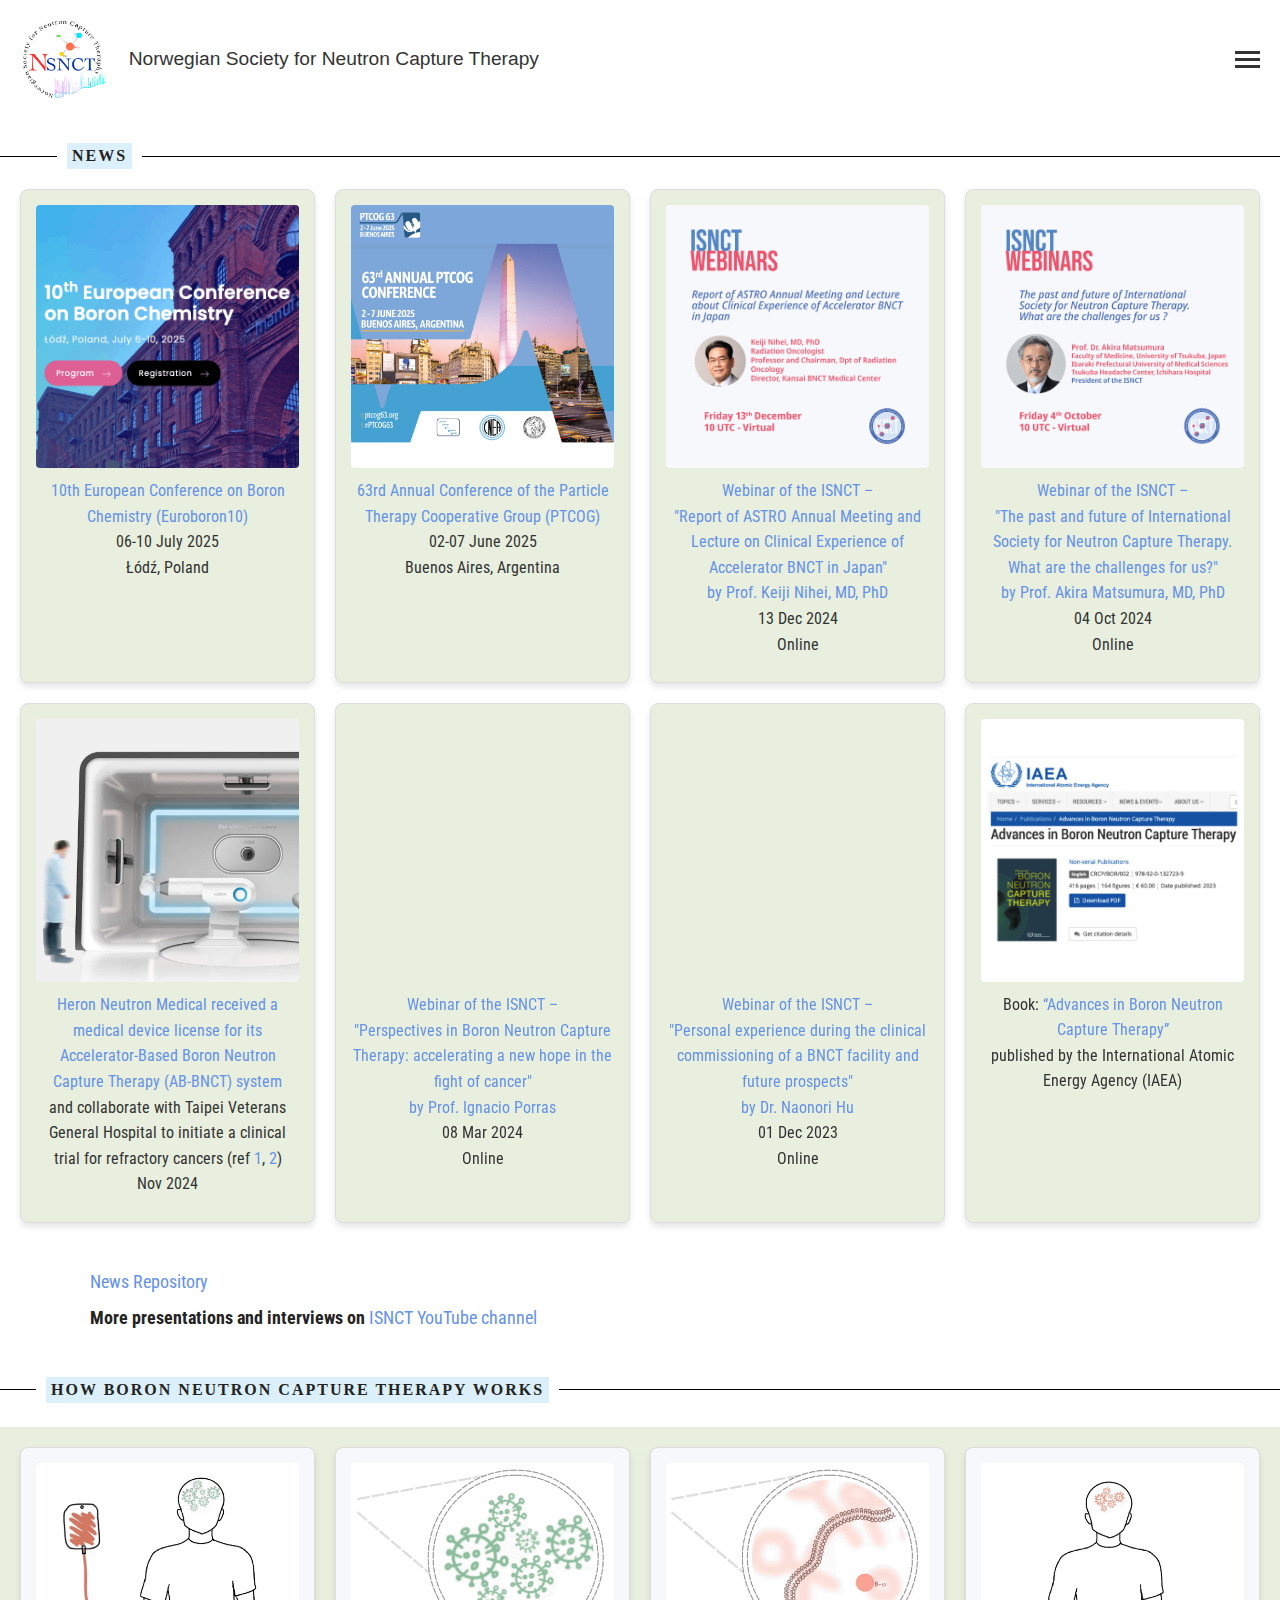
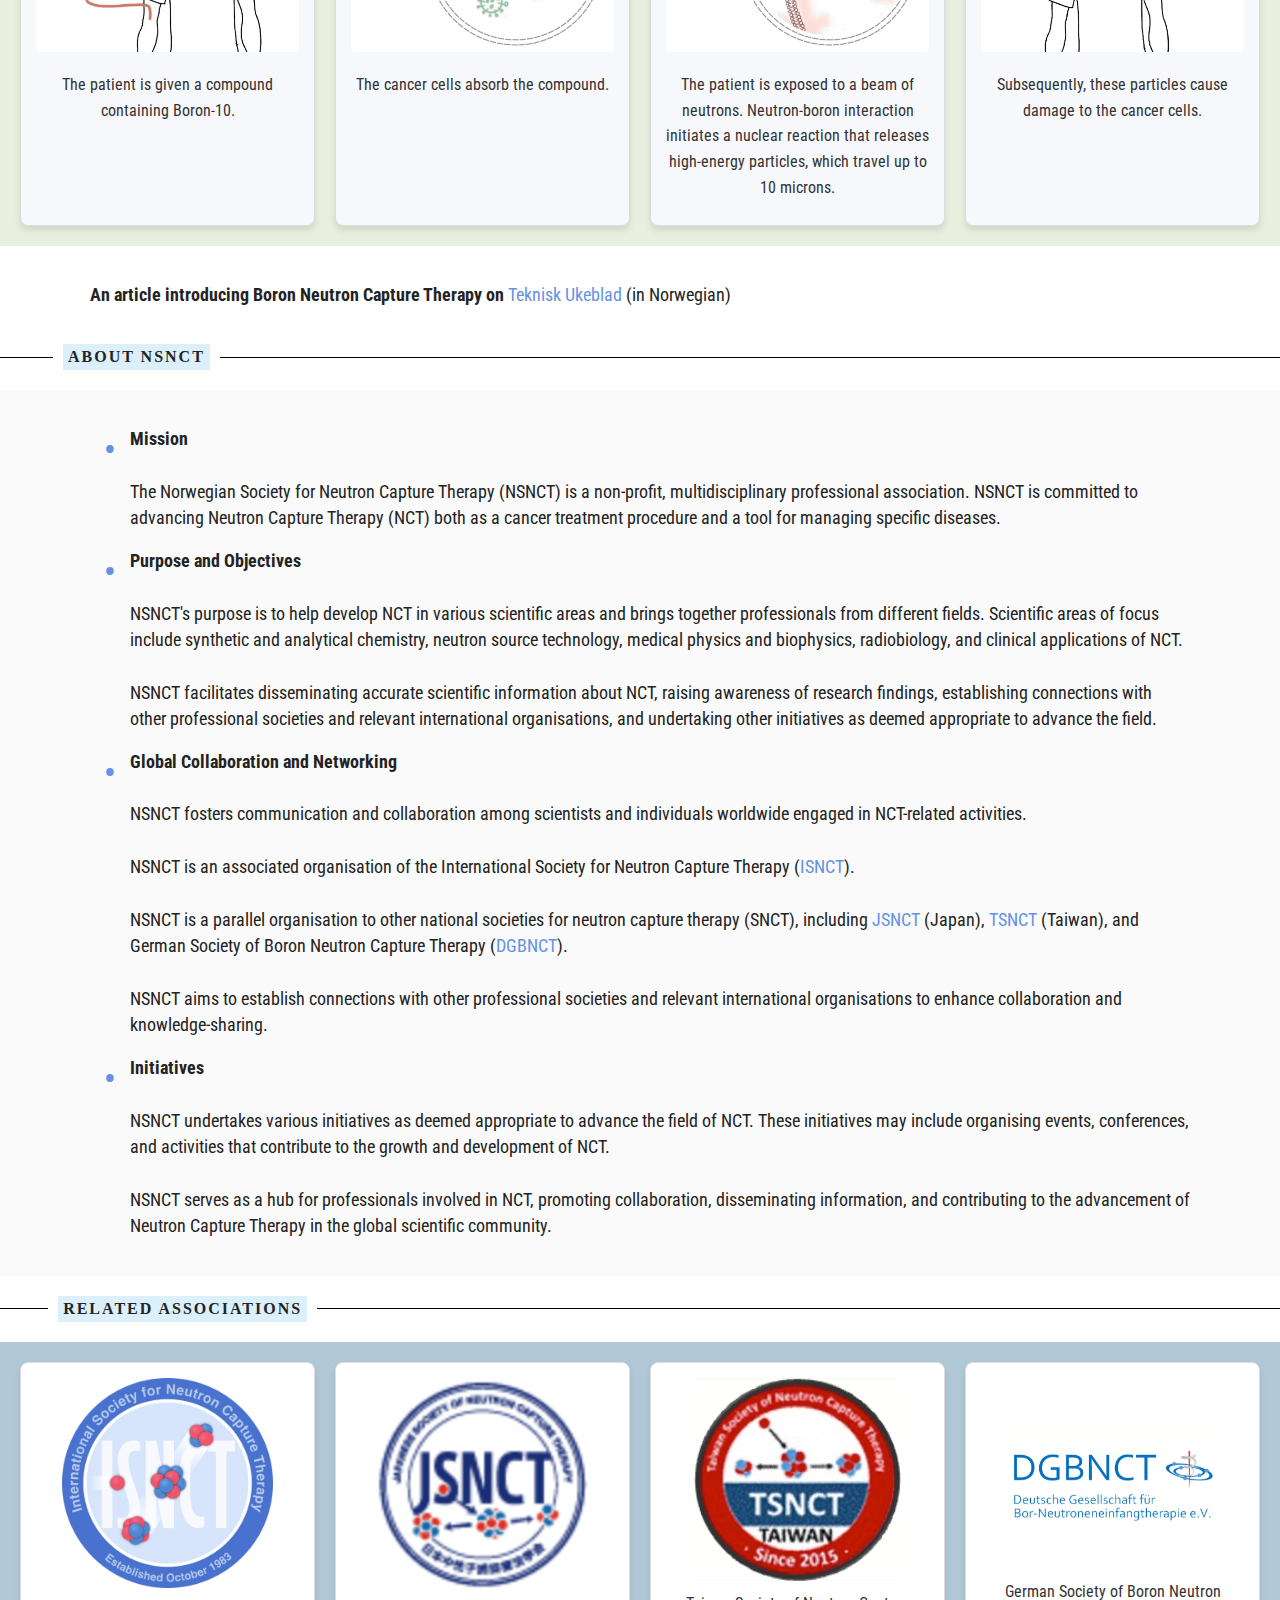
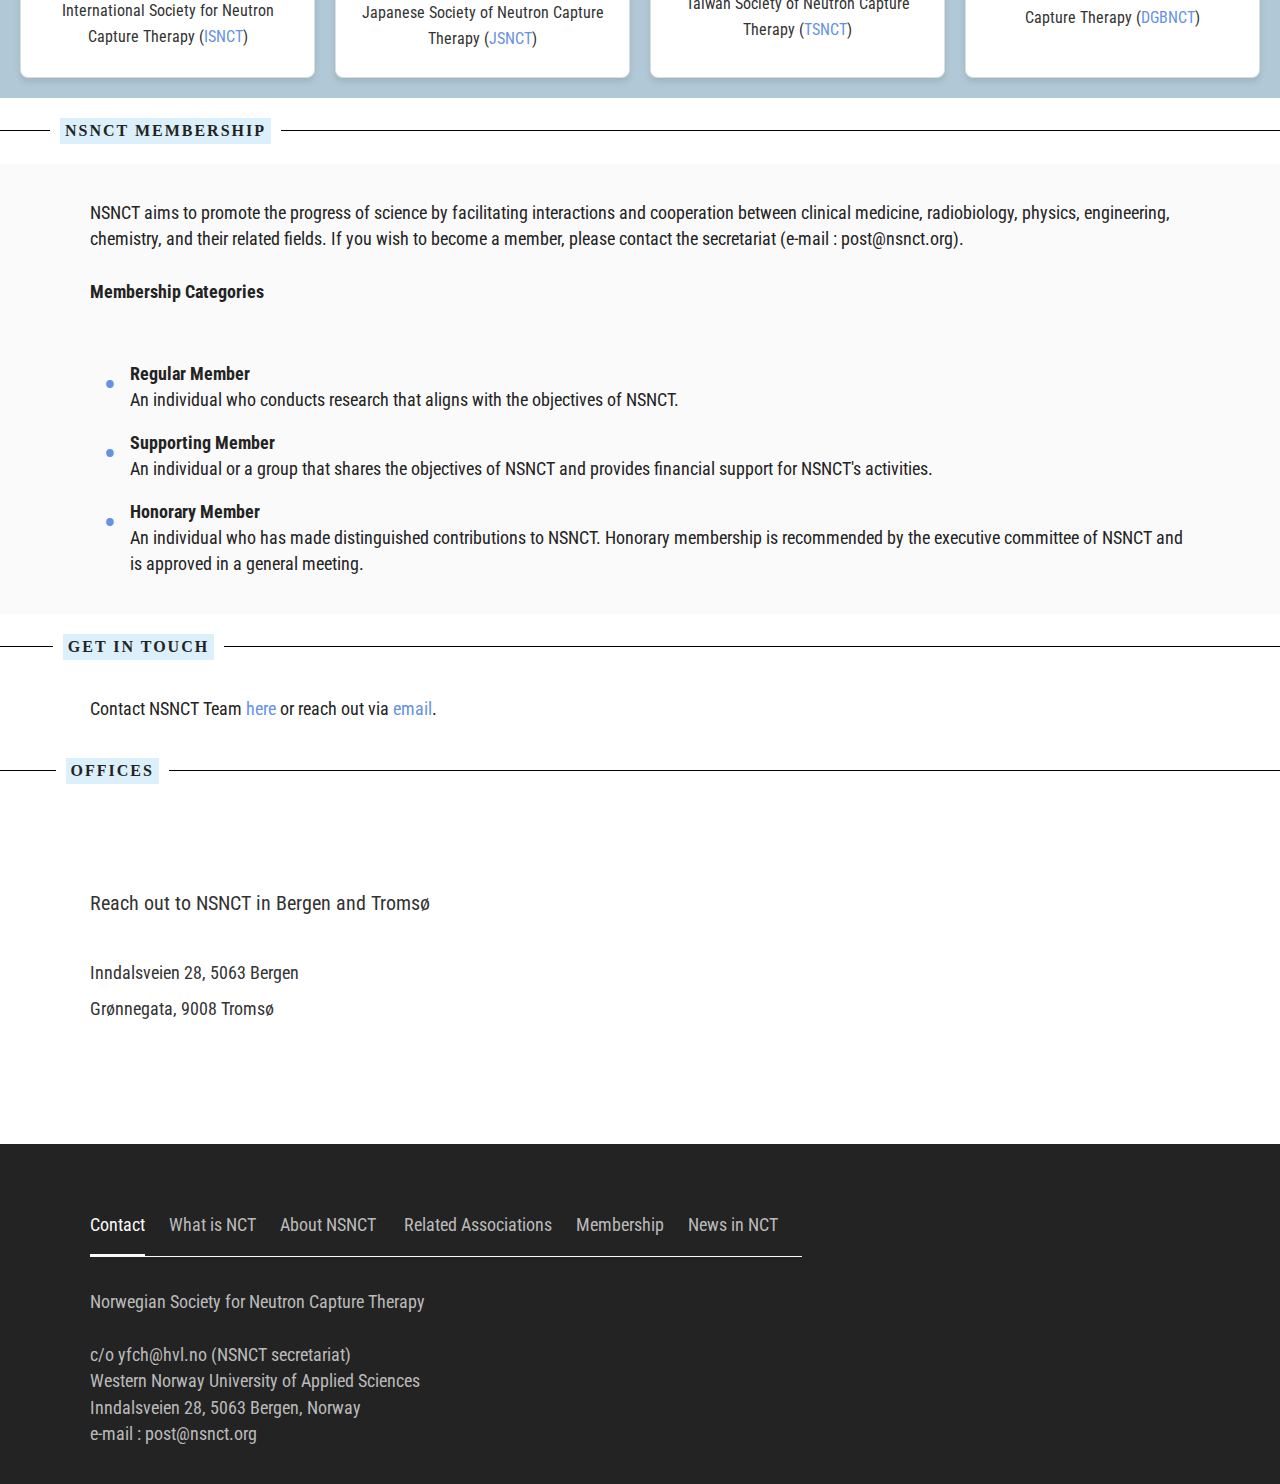
<file: index.html>
<!DOCTYPE html>
<html  >
<head>
  <meta charset="UTF-8">
  <meta http-equiv="X-UA-Compatible" content="IE=edge">
  <meta name="keywords" content="BNCT, NSNCT, Society for Neutron Capture Therapy, Norsk Forening for Nøytroninnfangingsterapi, ISNCT, 六四天安門, 64天安門">
  <meta name="twitter:card" content="summary_large_image"/>
  <meta name="twitter:image:src" content="assets/images/index-meta.png">
  <meta property="og:image" content="assets/images/index-meta.png">
  <meta name="twitter:title" content="Norwegian Society for Neutron Capture Therapy (NSNCT)">
  <meta name="viewport" content="width=device-width, initial-scale=1, minimum-scale=1">
  <link rel="shortcut icon" href="assets/images/nsnct-logo-128x128.png" type="image/x-icon">
  <meta name="description" content="The Norwegian Society for Neutron Capture Therapy (NSNCT) (Norsk Forening for Nøytroninnfangingsterapi) helps develop Neutron Capture Therapy as a cancer treatment procedure and a tool for managing specific diseases. NSNCT fosters communication and collaboration among scientists and individuals worldwide engaged in NCT-related activities.">
  
  
  <title>Norwegian Society for Neutron Capture Therapy (NSNCT); Norsk Forening for Nøytroninnfangingsterapi</title>
  <link rel="stylesheet" href="assets/tether/tether.min.css">
  <link rel="stylesheet" href="assets/bootstrap/css/bootstrap.min.css">
  <link rel="stylesheet" href="assets/bootstrap/css/bootstrap-grid.min.css">
  <link rel="stylesheet" href="assets/bootstrap/css/bootstrap-reboot.min.css">
  <link rel="stylesheet" href="assets/formstyler/jquery.formstyler.css">
  <link rel="stylesheet" href="assets/formstyler/jquery.formstyler.theme.css">
  <link rel="stylesheet" href="assets/datepicker/jquery.datetimepicker.min.css">
  <link rel="stylesheet" href="assets/dropdown/css/style.css">
  <link rel="stylesheet" href="assets/socicon/css/styles.css">
  <link rel="stylesheet" href="assets/theme/css/style.css">
  <link rel="preload" as="style" href="assets/mobirise/css/mbr-additional.css"><link rel="stylesheet" href="assets/mobirise/css/mbr-additional.css" type="text/css">
  <!--style for translation dropdown-->
  <style>
    /* Change dropdown text appearance */
    .goog-te-gadget-simple {
      background-color: #f8f9fa; /* Light gray background */
      border: 1px solid #eee; /* Border for better visibility */
      /*padding: 10px 10px;  Increased padding for a larger button */
      padding: 5px; 
      font-size: 18px;
      font-weight: bold;
      cursor: pointer;
      border-radius: 5px; /* Slightly rounded edges for a better appearance */
      display: flex; /* Use flexbox to align items */
      align-items: center; /* Vertically align items */
      gap: 8px; /* Space between text and logo */
    }
    
    .goog-te-gadget-simple:before {
      content: "EN / NO / JP"; /* Custom dropdown text */
    }

    /* Hide the default "Select Language" text */
    .goog-te-gadget-simple span {
      display: none !important;
    }

    .goog-te-gadget-simple img {
    display: none !important;
    }
  </style>  
  <!--style: lines extending to the width of the page and a word breaking in the middle-->
  <style>
        .line-break-container { 
            display: flex;
            align-items: center; 
            width: 100%;
        }
        .line {
            flex-grow: 1;
            height: 1px;
            background-color: black;
        }
        .center-text {
            margin: 0 10px; 
            /* margin-right: 10px; Space between the text and the line */
            font-family: Garamond;
            /*font-family: Libre Franklin;  Matches the style of the text */
            font-weight: 700; /* 100 -- 900, 400 is normal */
            text-transform: uppercase;
            letter-spacing: 2px; /* Adjust spacing for aesthetics */
            background-color: #dbf0fa;   
            text-align: left;
            padding: 5px; /* Adds padding on all sides */
        }
        .line:first-child {
        flex-grow: 0.05; /* Prevent the left line from stretching */
        }
  </style> 
  <!--end of style of lines extending to the width of the page and a word breaking in the middle--> 
</head>
<!-----------------------body-------------------------->
<body>
    <style>
        /* General Reset */
        * {
            margin: 0;
            padding: 0;
            box-sizing: border-box;
        }

        /* Navbar Styles */
        .navbar {
            display: flex;
            justify-content: space-between;
            align-items: center;
            background-color: #fff; /* Background color */
            padding: 10px 20px;
            border-bottom: 1px solid #fff; /* Light border */
            flex-wrap: wrap; /* Allow wrapping */
        }

        /* Logo and Title Container */
        .navbar-brand {
            display: flex;
            flex-wrap: wrap;  /*Allow wrapping of brand name */
            align-items: center;
            text-decoration: none;
            color: #333;
            font-family: 'Roboto', Arial, sans-serif;
            font-size: 1.2rem;
            /*font-weight: bold;*/
            max-width: 100%; /* Prevent overflow */
        }

        .navbar-logo img {
            height: 5.5rem; /* Adjust image height */
            width: auto; /* Automatically adjust the width to maintain aspect ratio */
            margin-right: 10px;
        }

        .navbar-brand span {
            white-space: normal; /* Allow text to wrap */
        }

        /* Menu Items */
        .navbar-menu {
            display: none; /* Hidden by default for small screens */
            flex-direction: column;
            position: absolute;
            top: 60px;
            right: 20px;
            background-color: white;
            border: 1px solid #ddd;
            box-shadow: 0px 4px 6px rgba(0, 0, 0, 0.1);
            z-index: 10;
        }

        .navbar-menu.active {
            display: flex; /* Display menu when active */
        }

        .navbar-menu a {
            text-decoration: none;
            color: #333;
            padding: 10px 20px;
            border-bottom: 1px solid #f0f0f0;
            transition: background-color 0.3s;
        }

        .navbar-menu a:hover {
            background-color: #f8f8f8;
        }

        /* Hamburger Icon */
        .navbar-toggle {
            display: block;
            cursor: pointer;
        }

        .navbar-toggle div {
            width: 25px;
            height: 3px;
            background-color: #333;
            margin: 4px 0;
        }

        /* For Larger Screens */
        @media (min-width: 1000000px) {   /* 768px */
            .navbar-menu {
                display: flex;
                flex-direction: row;
                position: static;
                border: none;
                box-shadow: none;
            }

            .navbar-menu a {
                border: none;
            }

            .navbar-toggle {
                display: none; /* Hide hamburger on large screens */
            }
        }
    </style>
    <!-- Navbar Section -->
    <section class="navbar" id="menu1-h">
            <!-- Logo and Title -->
            <a href="https://nsnct.org" class="navbar-brand">
                <span class="navbar-logo">
                    <img src="nsnct_logo.png" alt="Norwegian Society for Neutron Capture Therapy; NSNCT; Norsk Forening for Nøytroninnfangingsterapi">
                </span>&nbsp;&nbsp;
                <span class="navbar-brand">Norwegian Society for Neutron Capture Therapy
                </span>
            </a>
            <!-- Hamburger Menu -->
            <div class="navbar-toggle" onclick="toggleMenu()">
                <div></div>
                <div></div>
                <div></div>
            </div>
            <!-- Dropdown Menu -->
            <div class="navbar-menu" id="navbarMenu">
                <a href="index.html#content4-1b">News</a>
                <a href="index.html#content4-1d">What is Neutron Capture Therapy</a>
                <a href="index.html#content4-1e">About NSNCT</a>
                <a href="index.html#content4-1f">Related Associations</a>
                <a href="index.html#content4-1g">Membership</a>
                <a href="index.html#content4-1h">Contact</a>
                <a href="index.html#tabs1-y">Summary</a>
            </div>
    </section>

    <!-- JavaScript for Hamburger Menu -->
    <script>
        function toggleMenu() {
            const menu = document.getElementById("navbarMenu");
            menu.classList.toggle("active");
        }
    </script>    
<!--translation dropdown-->   
<div id="google_translate_element" style="text-align: right;"></div>

  <script type="text/javascript">
    function googleTranslateElementInit() {
      new google.translate.TranslateElement({
        pageLanguage: 'en',
        includedLanguages: 'en,no,ja', // Only English and Norwegian
        layout: google.translate.TranslateElement.InlineLayout.SIMPLE
      }, 'google_translate_element');
    }
  </script>

  <script src="https://translate.google.com/translate_a/element.js?cb=googleTranslateElementInit"></script>
    
<section class="content4 cid-tYb2v7BZch" id="content4-1b"> <!--create vertical space-->
<br>
</section>
<span style="position: relative; top: 0px;">
    <!-- line-break Section -->
        <div class="line-break-container">
            <span class="line"></span>
            <span class="center-text">News</span>
            <span class="line"></span>
        </div>
</span>    
<!-- Grid Section, good to keep -->
<style>
        .grid-section {
            display: grid;
            grid-template-columns: repeat(auto-fit, minmax(250px, 1fr));
            gap: 20px;
            padding: 20px;
            background: white;
        }
        .grid-blue-section {
            display: grid;
            grid-template-columns: repeat(auto-fit, minmax(250px, 1fr));
            gap: 20px;
            padding: 20px;
            background: #f7f8fc;
        }
        .grid-green-section {
            display: grid;
            grid-template-columns: repeat(auto-fit, minmax(250px, 1fr));
            gap: 20px;
            padding: 20px;
            background: #e8efde;
        }
        .grid-grey-section {
            display: grid;
            grid-template-columns: repeat(auto-fit, minmax(250px, 1fr));
            gap: 20px;
            padding: 20px;
            background: #b1c9d6;
        }
        .separator {
            line-height: 1.6;
            background-color: white;
            color: #333;
        }
        .grid-green-item {
            display: flex;
            justify-content: flex-start; /* Aligns content to the top */
            align-items: center;    /*  Centers vertically */
            flex-direction: column;  /* Keeps text below the image */
            padding: 15px;
/*            background: #f9f9f9; */
            background: #e8efde; /* green */
            border: 1px solid #ddd;
            border-radius: 8px;
            box-shadow: 0 4px 6px rgba(0, 0, 0, 0.1);
            text-align: center;
            font-family: 'Roboto Condensed', Arial, sans-serif;
        }
        .grid-blue-item {
            display: flex;
            justify-content: flex-start; /* Aligns content to the top */
            align-items: center;    /*  Centers vertically */
            flex-direction: column;  /* Keeps text below the image */
            padding: 15px;
            background: #f7f8fc;
            border: 1px solid #ddd;
            border-radius: 8px;
            box-shadow: 0 4px 6px rgba(0, 0, 0, 0.1);
            text-align: center;
            font-family: 'Roboto Condensed', Arial, sans-serif;
        }
        .grid-white-item {
            display: flex;
            justify-content: flex-start; /* Aligns content to the top */
            align-items: center;    /*  Centers vertically */
            flex-direction: column;  /* Keeps text below the image */
            padding: 15px;
            background: white; 
            border: 1px solid #ddd;
            border-radius: 8px;
            box-shadow: 0 4px 6px rgba(0, 0, 0, 0.1);
            text-align: center;
            font-family: 'Roboto Condensed', Arial, sans-serif;
        }
        .grid-green-item img {
            max-width: 100%;
            height: auto;
            margin-bottom: 10px;
            border-radius: 4px; 
        }
        .grid-green-item iframe {
        max-width: 100%;
        height: auto;  /* Changed from auto to 100% */
        aspect-ratio: 1 / 1; /* This makes the height equal to the width */
        margin-bottom: 10px;
        border-radius: 4px;
        }
        .grid-green-item h3 {
            font-size: 18px;
            margin-bottom: 10px;
            font-family: 'Roboto Condensed', Arial, sans-serif;
        }        
        .grid-green-item a {
            text-decoration: none;
            color: #6592e6 /* #0078d4; */
            font-size: 16px;
            font-family: 'Roboto Condensed', Arial, sans-serif;
            line-height: 1.6;
        }
        .grid-green-item p {
            font-size: 16px;
            margin-top: 0;
            margin-bottom: 10px;
            font-family: 'Roboto Condensed', Arial, sans-serif;
            line-height: 1.6; /* Line spacing for paragraphs */
            color: #333; /* Optional: sets a dark gray color for readability */
        }
        .grid-blue-item img {
            max-width: 100%;
            height: auto;
            margin-bottom: 10px;
            border-radius: 4px; 
        }
        .grid-blue-item h3 {
            font-size: 18px;
            margin-bottom: 10px;
            font-family: 'Roboto Condensed', Arial, sans-serif;
        }        
        .grid-blue-item a {
            text-decoration: none;
            color: #6592e6 /* #0078d4; */
            font-size: 16px;
            font-family: 'Roboto Condensed', Arial, sans-serif;
            line-height: 1.6;
        }
        .grid-blue-item p {
            font-size: 16px;
            margin-top: 0;
            margin-bottom: 10px;
            font-family: 'Roboto Condensed', Arial, sans-serif;
            line-height: 1.6; /* Line spacing for paragraphs */
            color: #333; /* Optional: sets a dark gray color for readability */
        }
        .grid-white-item img {
            max-width: 80%;
            height: auto;
            margin: 0 auto 10px auto; /* Automatically centers the image horizontally */
            border-radius: 4px; 
            display: block; /* Ensures the image is treated as a block element */
        }        
        .grid-white-item a {
            text-decoration: none;
            color: #6592e6 /* #0078d4; */
            font-size: 16px;
            font-family: 'Roboto Condensed', Arial, sans-serif;
            line-height: 1.6;
        }
        .grid-white-item p {
            font-size: 16px;
            margin-top: 0;
            margin-bottom: 10px;
            font-family: 'Roboto Condensed', Arial, sans-serif;
            line-height: 1.6; /* Line spacing for paragraphs */
            color: #333; /* Optional: sets a dark gray color for readability */
        }       
</style>
    <section class="grid-section">
        
        <div class="grid-green-item">
            <img src="euroboron10.png" alt="10th European Conference on Boron Chemistry">
            <p><a href="https://www.euroboron10.eu" target="_blank">10th European Conference on Boron Chemistry (Euroboron10)</a>
                            <br>06-10 July 2025<br> Łódź, Poland</p>
        </div>
        <div class="grid-green-item">
            <img src="PTCOG63.png" alt="PTCOG 63 in Buenos Aires, 2025”">
            <p><a href="https://ptcog63.org/" target="_blank">63rd Annual Conference of the Particle Therapy Cooperative Group (PTCOG)</a>
                            <br>02-07 June 2025 <br>Buenos Aires, Argentina</p>
        </div>
        <div class="grid-green-item">
            <img src="ISNCT_webinar2024December13_Keiji Nihei.png" alt="Webinar of the ISNCT-Prof. Keiji Nihei">
            <p><a href="https://us2.campaign-archive.com/home/?u=24744bc99c0bf8b960f093b4b&id=98545f354f" target="_blank">Webinar of the ISNCT – <br></a>
                            <a href="https://us2.campaign-archive.com/?u=24744bc99c0bf8b960f093b4b&id=d163939ac9" target="_blank">"Report of ASTRO Annual Meeting and Lecture on Clinical Experience of Accelerator BNCT in Japan"<br>by Prof. Keiji Nihei, MD, PhD</a>
                            <br>13 Dec 2024<br>Online</p>
        </div>
        <div class="grid-green-item">
            <img src="akira-matsumura.png" alt="Webinar of the ISNCT–Prof. Akira Matsumura">
            <p><a href="https://us2.campaign-archive.com/home/?u=24744bc99c0bf8b960f093b4b&id=98545f354f" target="_blank">Webinar of the ISNCT – <br></a>
                            <a href="https://us2.campaign-archive.com/?u=24744bc99c0bf8b960f093b4b&id=52a1606c9d" target="_blank">"The past and future of International Society for Neutron Capture Therapy. What are the challenges for us?"<br>by Prof. Akira Matsumura, MD, PhD</a>
                            <br>04 Oct 2024<br>Online</p>
        </div>
   <!-- </section>-->
   <!-- <section class="grid-section">-->
        
        <div class="grid-green-item">
            <img src="Heron AB-BNCT.png" alt="Heron AB-BNCT">
            <p><a href="https://www.heron-neutron.com/en/" target="_blank">Heron Neutron Medical received a medical device license for its Accelerator-Based Boron Neutron Capture Therapy (AB-BNCT) system</a>
                            <br>and collaborate with Taipei Veterans General Hospital to initiate a clinical trial for refractory cancers (ref <a href="https://www.taiwan-healthcare.org/en/news-detail?id=0smrg9mgifi1bmu1" target="_blank">1</a>, <a href="https://www.taiwan-healthcare.org/zh/news-detail?id=0srnfgdra4f0fw15" target="_blank">2</a>)<br>Nov 2024</p>
        </div>
        <div class="grid-green-item">
            <iframe src="https://www.youtube-nocookie.com/embed/p356p_8CoEw?si=QRke6r_N8Zgm_y3p" title="YouTube video player" frameborder="0" allow="accelerometer; autoplay; clipboard-write; encrypted-media; gyroscope; picture-in-picture; web-share" referrerpolicy="strict-origin-when-cross-origin" allowfullscreen></iframe>
            <p><a href="https://us2.campaign-archive.com/home/?u=24744bc99c0bf8b960f093b4b&id=98545f354f" target="_blank">Webinar of the ISNCT – <br></a>
                            <a href="https://us2.campaign-archive.com/?u=24744bc99c0bf8b960f093b4b&id=94faa22fcf" target="_blank">"Perspectives in Boron Neutron Capture Therapy: accelerating a new hope in the fight of cancer"<br>by Prof. Ignacio Porras</a>
                            <br>08 Mar 2024<br>Online</p>
        </div>
        <div class="grid-green-item">
            <iframe src="https://www.youtube-nocookie.com/embed/S6zP9NILo6g?si=6_BPQbv1cJxi-1Lr" title="YouTube video player" frameborder="0" allow="accelerometer; autoplay; clipboard-write; encrypted-media; gyroscope; picture-in-picture; web-share" referrerpolicy="strict-origin-when-cross-origin" allowfullscreen></iframe>
            <p><a href="https://us2.campaign-archive.com/home/?u=24744bc99c0bf8b960f093b4b&id=98545f354f" target="_blank">Webinar of the ISNCT – <br></a>
                            <a href="https://us2.campaign-archive.com/?u=24744bc99c0bf8b960f093b4b&id=e2d8551230" target="_blank">"Personal experience during the clinical commissioning of a BNCT facility and future prospects"<br>by Dr. Naonori Hu</a>
                            <br>01 Dec 2023<br>Online</p>
        </div>
        <div class="grid-green-item">
            <img src="advances-in-boron-neutron-capture-therapy.jpg" alt="Book: “Advances in Boron Neutron Capture Therapy”">
            <p>Book: <a href="https://www.iaea.org/publications/15339/advances-in-boron-neutron-capture-therapy" target="_blank">“Advances in Boron Neutron Capture Therapy”</a>
                            <br>published by the International Atomic Energy Agency (IAEA)</p>
        </div>
    </section>
<div class="container">    
<p style="font-family: 'Roboto Condensed', Arial, sans-serif; font-size: 18px; position: relative; top: 10px; margin-bottom: 40px;">
  <strong><a href="news.html" class="text-primary" target="_blank">News Repository</a></strong>
  <br><br>
  <strong>More presentations and interviews on </strong><a href="https://www.youtube.com/@isnct5685" class="text-primary" target="_blank">ISNCT YouTube channel</a>
</p>
</div>
<section class="content4 cid-tYb2v7BZch" id="content4-1d">
    <!-- line-break Section -->
        <div class="line-break-container">
            <span class="line"></span>
            <span class="center-text">How Boron Neutron Capture Therapy Works</span>
            <span class="line"></span>
        </div>
</section>
<section class="content4 cid-tYb2v7BZch" id="content4-1b">
<br>  
</section>
<section class="grid-green-section">
        
        <div class="grid-blue-item">
            <p><img src="patient_given_a_compound_containing_Boron-10.gif" alt="patient given a compound containing Boron-10"></p>
            <p>The patient is given a compound containing Boron-10.</p>
        </div>
        <div class="grid-blue-item">
            <p><img src="cancer_cells_absorb_boron-10_compound.gif" alt="cancer cells absorb boron-10 compound"></p>
            <p>The cancer cells absorb the compound.</p>
        </div>
        <div class="grid-blue-item">
            <p><img src="exposed_to_neutrons.gif" alt="exposed to neutrons"></p>
            <p>The patient is exposed to a beam of neutrons.  Neutron-boron interaction initiates a nuclear reaction that releases high-energy particles, which travel up to 10 microns.</p>
        </div>
        <div class="grid-blue-item">
            <p><img src="particles_cause_damage_to_the_cancer_cells.gif" alt="particles cause damage to the cancer cells"></p>
            <p>Subsequently, these particles cause damage to the cancer cells.</p>
        </div>
    </section>

 
<div class="container">    
<p style="font-family: 'Roboto Condensed', Arial, sans-serif; font-size: 18px; position: relative; top: 20px; margin-bottom: 60px;">
  <strong>An article introducing Boron Neutron Capture Therapy on </strong><a href="https://www.tu.no/artikler/noytronstraler-tar-kreften/269168" class="text-primary" target="_blank">Teknisk Ukeblad</a> (in Norwegian)
</p>
</div>    

<section class="content4 cid-tYb2v7BZch" id="content4-1e">
</section>
<span style="position: relative; top: -20px;">
    <!-- line-break Section -->
        <div class="line-break-container">
            <span class="line"></span>
            <span class="center-text">About NSNCT</span>
            <span class="line"></span>
        </div>
</span>
<section class="content14 cid-tW3NQGDQSB" id="content14-14">
    
    
    
    <div class="container">
        <div class="row justify-content-center">
            <div class="col-md-12 col-lg-12">
                    
                <ul class="list mbr-fonts-style display-4">
                    <li><strong>Mission</strong><br><br>The Norwegian Society for Neutron Capture Therapy (NSNCT) is a non-profit, multidisciplinary professional association. NSNCT is committed to advancing Neutron Capture Therapy (NCT) both as a cancer treatment procedure and a tool for managing specific diseases.</li>
                    <li><strong>Purpose and Objectives</strong><br><br>NSNCT's purpose is to help develop NCT in various scientific areas and brings together professionals from different fields. Scientific areas of focus include synthetic and analytical chemistry, neutron source technology, medical physics and biophysics, radiobiology, and clinical applications of NCT.<br><br>NSNCT facilitates disseminating accurate scientific information about NCT, raising awareness of research findings, establishing connections with other professional societies and relevant international organisations, and undertaking other initiatives as deemed appropriate to advance the field.&nbsp;</li>
                    <li><strong>Global Collaboration and Networking</strong><br><br>NSNCT fosters communication and collaboration among scientists and individuals worldwide engaged in NCT-related activities.<br><br>NSNCT is an associated organisation of the International Society for Neutron Capture Therapy (<strong><a href="https://isnct.net/" class="text-primary" target="_blank">ISNCT</a></strong>).<br><br>NSNCT is a parallel organisation to other national societies for neutron capture therapy (SNCT), including <a href="http://www.jsnct.jp/e/" class="text-primary">JSNCT</a> (Japan), <a href="https://tsnct.org.tw/eng/" class="text-primary">TSNCT</a> (Taiwan), and German Society of Boron Neutron Capture Therapy (<a href="https://dgbnct.com/" class="text-primary">DGBNCT</a>).<br><br>NSNCT aims to establish connections with other professional societies and relevant international organisations to enhance collaboration and knowledge-sharing.</li>
                    <li><strong>Initiatives<br></strong><br>NSNCT undertakes various initiatives as deemed appropriate to advance the field of NCT. These initiatives may include organising events, conferences, and activities that contribute to the growth and development of NCT.<br><br>NSNCT serves as a hub for professionals involved in NCT, promoting collaboration, disseminating information, and contributing to the advancement of Neutron Capture Therapy in the global scientific community.</li>
                </ul>
            </div>
        </div>
    </div>
</section>

<style> /* box style for related associations */
         /* General box styling */
        .item-wrapper {
            border: 1px solid #c8c8c8 /* black;  Black border */
            box-shadow: 0 4px 8px rgba(0, 0, 0, 0.2); /* Shadow effect */
            border-radius: 8px; /* Rounded corners */
            overflow: hidden; /* Keeps content inside rounded corners */
            background-color: #fff; /* White background */
            display: flex;
            flex-direction: column;
            box-sizing: border-box; /* Ensures padding doesn't affect box size */
            height: 100%; /* Equal height for all boxes */
        }
        .item-img img {
            width: 100%;
            object-fit: contain; /* Ensures images are well-fitted */
            display: block;
        }

        .item-content {
            padding:  8px 12px;
            flex-grow: 1; /* Ensures text area expands to fill space */
            text-align: center; /* Center aligns text */
            font-size: 14px; /* Slightly smaller font size */
        }

        /* Container row alignment */
        .row {
            display: flex;
            flex-wrap: nowrap; /* Prevents wrapping to new rows */
            justify-content: space-between; /* Equal spacing between boxes */
            gap: 10px; /* Adds spacing between boxes */
        }

        .features-image {
            flex-basis: 25.00%; /* Forces equal boxes per row */
            display: flex;
        } 

</style>
<section class="content4 cid-tYb2v7BZch" id="content4-1f" style="padding: 10px 0">
</section>
    <!-- line-break Section -->
        <div class="line-break-container">
            <span class="line"></span>
            <span class="center-text">Related Associations</span>
            <span class="line"></span>
        </div>
<section class="content4 cid-tYb2v7BZch" style="padding: 10px 0">
</section>
<section class="grid-grey-section">      
        <div class="grid-white-item">
            <img src="ISNCT_Logo.png" alt="ISNCT">
            <p>International Society for Neutron Capture Therapy (<a href="https://isnct.net/" target="_blank">ISNCT</a>)</p>
        </div>
        <div class="grid-white-item">
            <img src="jsnct_logo.png" alt="JSNCT">
            <p>Japanese Society of Neutron Capture Therapy (<a href="http://www.jsnct.jp/e/" target="_blank">JSNCT</a>)</p>
        </div>
        <div class="grid-white-item">
            <img src="tsnct_logo.png" alt="TSNCT">
            <p>Taiwan Society of Neutron Capture Therapy (<a href="https://tsnct.org.tw/eng/" target="_blank">TSNCT</a>)</p>
        </div>
        <div class="grid-white-item">
            <br><br>
            <img src="dgbnct_logo.png" alt="DGBNCT">
            <br>
            <p>German Society of Boron Neutron Capture Therapy (<a href="https://dgbnct.com/" target="_blank">DGBNCT</a>)</p>
        </div>
    </section>

<section class="content4 cid-tYb2v7BZch" id="content4-1g" style="padding: 10px 0">
</section>
    <!-- line-break Section -->
        <div class="line-break-container">
            <span class="line"></span>
            <span class="center-text">NSNCT Membership</span>
            <span class="line"></span>
        </div>
<section class="content4 cid-tYb2v7BZch" id="content4-1g" style="padding: 10px 0">
</section>
<section class="content5 cid-tW4VK1fNfw" id="content5-17">
    
    <div class="container">
        <div class="row justify-content-center">
            <div class="col-md-12 col-lg-12">
                
                
                <p class="mbr-text mbr-fonts-style display-4">NSNCT aims to promote the progress of science by facilitating interactions and cooperation between clinical medicine, radiobiology, physics, engineering, chemistry, and their related fields. If you wish to become a member, please contact the secretariat (e-mail : post@nsnct.org).<br><br><strong>Membership Categories</strong></p>
            </div>
        </div>
    </div>
</section>

<section class="content14 cid-tW4lEyCYHp" id="content14-15">   
    <div class="container">
        <div class="row justify-content-center">
            <div class="col-md-12 col-lg-12">                    
                <ul class="list mbr-fonts-style display-4">
                    <li><strong>Regular Member</strong><br>An individual who conducts research that aligns with the objectives of NSNCT.</li>
                    <li><strong>Supporting Member&nbsp;</strong><br>An individual or a group that shares the objectives of NSNCT and provides financial support for NSNCT's activities.</li>
                    <li><strong>Honorary Member</strong><br>An individual who has made distinguished contributions to NSNCT. Honorary membership is recommended by the executive committee of NSNCT and is approved in a general meeting.</li>
                </ul>
            </div>
        </div>
    </div>
</section>

<section class="content4 cid-tYb2v7BZch" id="content4-1h" style="padding: 10px 0">
</section>
    <!-- line-break Section -->
        <div class="line-break-container">
            <span class="line"></span>
            <span class="center-text">Get in Touch</span>
            <span class="line"></span>
        </div>
<section class="content4 cid-tYb2v7BZch" id="content4-1l">   
    <div class="container">    
    <p style="font-family: 'Roboto Condensed', Arial, sans-serif; font-size: 18px; position: relative; top: 20px; margin-bottom: 20px;">
    Contact NSNCT Team <a href="https://docs.google.com/forms/d/e/1FAIpQLScZvy3ml92wTmCwSGoMi64hjwevftryx8kmaPnn0CZyrAL4Eg/viewform?usp=pp_url" class="text-primary" target="_blank">here </a>or reach out via <a href="mailto:post@nsnct.org" class="text-primary">email</a>.
    </p>
    </div>
</section>

<section class="content4 cid-tYb2v7BZch" id="content4-1i" style="padding: 10px 0">
</section>
    <!-- line-break Section -->
        <div class="line-break-container">
            <span class="line"></span>
            <span class="center-text">Offices</span>
            <span class="line"></span>
        </div>
     <!-- NSNCT offices, google map -->    
    <style>
        /* General container styling */
        .container {
            display: flex; /* Use flexbox for side-by-side layout */
            justify-content: space-between; /* Space between text and map */
            align-items: center; /* Center items vertically */
            padding: 20px;
            gap: 20px; /* Space between text and map */
        }

        /* Left text content styling */
        .text-content {
            flex: 1; /* Takes up remaining space */
            font-family: 'Roboto Condensed', Arial, sans-serif;
            font-size: 18px;
            line-height: 1.5;
            color: #333; /* Dark gray text */
        }

        /* Right map styling */
        .map-container {
            flex: 1; /* Takes up half the space */
        }

        /* Responsive iframe */
        iframe {
            width: 100%;
            height: 320px;
            border: 0; /* Remove iframe border */
            border-radius: 8px; /* Optional: rounded corners */
        }

        /* Responsive for small screens */
        @media (max-width: 768px) {
            .container {
                flex-direction: column; /* Stack vertically on smaller screens */
            }
        }
    </style>  
<div class="container">
        <!-- Left Text Section -->
        <div class="text-content">
            <h5>Reach out to NSNCT in Bergen and Tromsø</h5><br>
            <p></p>
            <p>
                Inndalsveien 28, 5063 Bergen<br><br>
                Grønnegata, 9008 Tromsø
            </p>
        </div>

        <!-- Right Google Map Section -->
        <div class="map-container">
            <!-- Replace the src below with your Google Maps iframe link -->
            <iframe 
                src="https://www.google.com/maps/d/embed?mid=1vvc9D5bUmzZurcQgI1v57tR02q6SgYI&ehbc=2E312F&noprof=1" 
                allowfullscreen="" 
                loading="lazy">
            </iframe>
        </div>
</div>

<section class="tabs content18 cid-tW1WrbRMen" id="tabs1-y">

    

    
    <div class="container">
        
        <div class="row justify-content-center mt-4">
            <div class="col-12 col-md-12">
                <ul class="nav nav-tabs mb-4" role="tablist">
                    <li class="nav-item first mbr-fonts-style"><a class="nav-link mbr-fonts-style show active display-4" role="tab" data-toggle="tab" href="#tabs1-y_tab0" aria-selected="true">Contact</a></li>
                    <li class="nav-item"><a class="nav-link mbr-fonts-style active display-4" role="tab" data-toggle="tab" href="#tabs1-y_tab1" aria-selected="true">What is NCT</a></li>
                    <li class="nav-item"><a class="nav-link mbr-fonts-style active display-4" role="tab" data-toggle="tab" href="#tabs1-y_tab2" aria-selected="true">About NSNCT&nbsp;</a></li>
                    <li class="nav-item"><a class="nav-link mbr-fonts-style active display-4" role="tab" data-toggle="tab" href="#tabs1-y_tab3" aria-selected="true">Related Associations</a></li>
                    <li class="nav-item"><a class="nav-link mbr-fonts-style active display-4" role="tab" data-toggle="tab" href="#tabs1-y_tab4" aria-selected="true">Membership</a></li>
                    <li class="nav-item"><a class="nav-link mbr-fonts-style active display-4" role="tab" data-toggle="tab" href="#tabs1-y_tab5" aria-selected="true">News in NCT<br></a></li>
                </ul>
                <div class="tab-content">
                    <div id="tab1" class="tab-pane in active" role="tabpanel">
                        <div class="row">
                            <div class="col-md-12">
                                <p class="mbr-text mbr-fonts-style display-4">Norwegian Society for Neutron Capture Therapy<br><br>c/o yfch@hvl.no (NSNCT secretariat)<br>Western Norway University of Applied Sciences<br>Inndalsveien 28, 5063 Bergen, Norway<br>e-mail : post@nsnct.org<br></p>
                            </div>
                        </div>
                    </div>
                    <div id="tab2" class="tab-pane" role="tabpanel">
                        <div class="row">
                            <div class="col-md-12">
                                <p class="mbr-text mbr-fonts-style display-4">
                                    Neutron capture therapy (NCT) uses neutrons, which are subatomic particles, to target and destroy cancer cells.&nbsp;A patient is given a neutron capture agent which is designed to selectively gather in cancer cells.&nbsp;The patient is then exposed to a beam of neutrons. When the neutrons come into contact with the neutron capture agent in the cancer cells, a nuclear reaction occurs.&nbsp;This nuclear reaction releases energetic particles that travel a distance within 10 microns, which can damage and destroy the cancer cells. Normal, healthy cells are less affected because they don't have as much of the capture agent.&nbsp;The goal of neutron capture therapy is to concentrate the destructive power in the tumour while sparing the surrounding healthy tissue as much as possible. It's a type of targeted therapy, aiming to minimise damage to normal cells and reduce side effects compared to other forms of cancer treatment. </p>
                            </div>
                        </div>
                    </div>
                    <div id="tab3" class="tab-pane" role="tabpanel">
                        <div class="row">
                            <div class="col-md-12">
                                <p class="mbr-text mbr-fonts-style display-4">
                                    The Norwegian Society for Neutron Capture Therapy (NSNCT) is a multidisciplinary, non-profit, and professional association dedicated to advancing Neutron Capture Therapy (NCT) as both a cancer treatment procedure and a tool for managing specific diseases.&nbsp;NSNCT's purpose is to help promote and develop NCT in various scientific areas, including synthetic and analytical chemistry, neutron source technology, medical physics and biophysics, radiobiology, and the clinical applications of NCT. NSNCT actively fosters communication and collaboration among scientists and individuals worldwide who are engaged in NCT-related activities. NSNCT also facilitates disseminating accurate scientific information about NCT, raising awareness of research findings, establishing connections with other professional societies and relevant international organisations, and undertaking other initiatives as deemed appropriate to advance the field. </p>
                            </div>
                        </div>
                    </div>
                    <div id="tab4" class="tab-pane" role="tabpanel">
                        <div class="row">
                            <div class="col-md-12">
                                <p class="mbr-text mbr-fonts-style display-4">International Society for Neutron Capture Therapy (ISNCT)<br>Japanese Society of Neutron Capture Therapy (JSNCT)<br>Taiwan Society of Neutron Capture Therapy (TSNCT)<br>German Society of Boron Neutron Capture Therapy (DGBNCT)</p>
                            </div>
                        </div>
                    </div>
                    <div id="tab5" class="tab-pane" role="tabpanel">
                        <div class="row">
                            <div class="col-md-12">
                                <p class="mbr-text mbr-fonts-style display-4">
                                    If you wish to become a member, please contact the secretariat.&nbsp;e-mail : post@nsnct.org</p>
                            </div>
                        </div>
                    </div>
                    <div id="tab6" class="tab-pane" role="tabpanel">
                        <div class="row">
                            <div class="col-md-12">
                                <p class="mbr-text mbr-fonts-style display-4">10th European Conference on Boron Chemistry (Euroboron10). 06-10 July 2025. Łódź, Poland.<br><br>Webinar of the ISNCT – Prof. Akira Matsumura. 04 Oct 2024.<br><br>Webinar of the ISNCT – Prof. Keiji Nihei. 13 Dec 2024.<br><br>Publication of “Advances in Boron Neutron Capture Therapy” by the International Atomic Energy Agency (IAEA) (2023).</p>
                            </div>
                        </div>
                    </div>
                </div>
            </div>
        </div>
    </div>
</section>

<section style="background-color: #fff; font-family: -apple-system, BlinkMacSystemFont, 'Segoe UI', 'Roboto', 'Helvetica Neue', Arial, sans-serif; color:#aaa; font-size:12px; padding: 0; align-items: center; display: flex;"><a href="https://mobirise.site/q" style="flex: 1 1; height: 0rem; padding-left: 1rem;"></a><p style="flex: 0 0 auto; margin:0; padding-right:1rem;"></p></section><script src="assets/web/assets/jquery/jquery.min.js"></script>  <script src="assets/popper/popper.min.js"></script>  <script src="assets/tether/tether.min.js"></script>  <script src="assets/bootstrap/js/bootstrap.min.js"></script>  <script src="assets/smoothscroll/smooth-scroll.js"></script>  <script src="assets/formstyler/jquery.formstyler.js"></script>  <script src="assets/formstyler/jquery.formstyler.min.js"></script>  <script src="assets/datepicker/jquery.datetimepicker.full.js"></script>  <script src="assets/mbr-tabs/mbr-tabs.js"></script>  <script src="assets/dropdown/js/nav-dropdown.js"></script>  <script src="assets/dropdown/js/navbar-dropdown.js"></script>  <script src="assets/touchswipe/jquery.touch-swipe.min.js"></script>  <script src="assets/theme/js/script.js"></script>  <script src="assets/formoid/formoid.min.js"></script>   
  
 <div id="scrollToTop" class="scrollToTop mbr-arrow-up"><a style="text-align: center;"><i class="mbr-arrow-up-icon mbr-arrow-up-icon-cm cm-icon cm-icon-smallarrow-up"></i></a></div>
  </body>
</html>
</file>
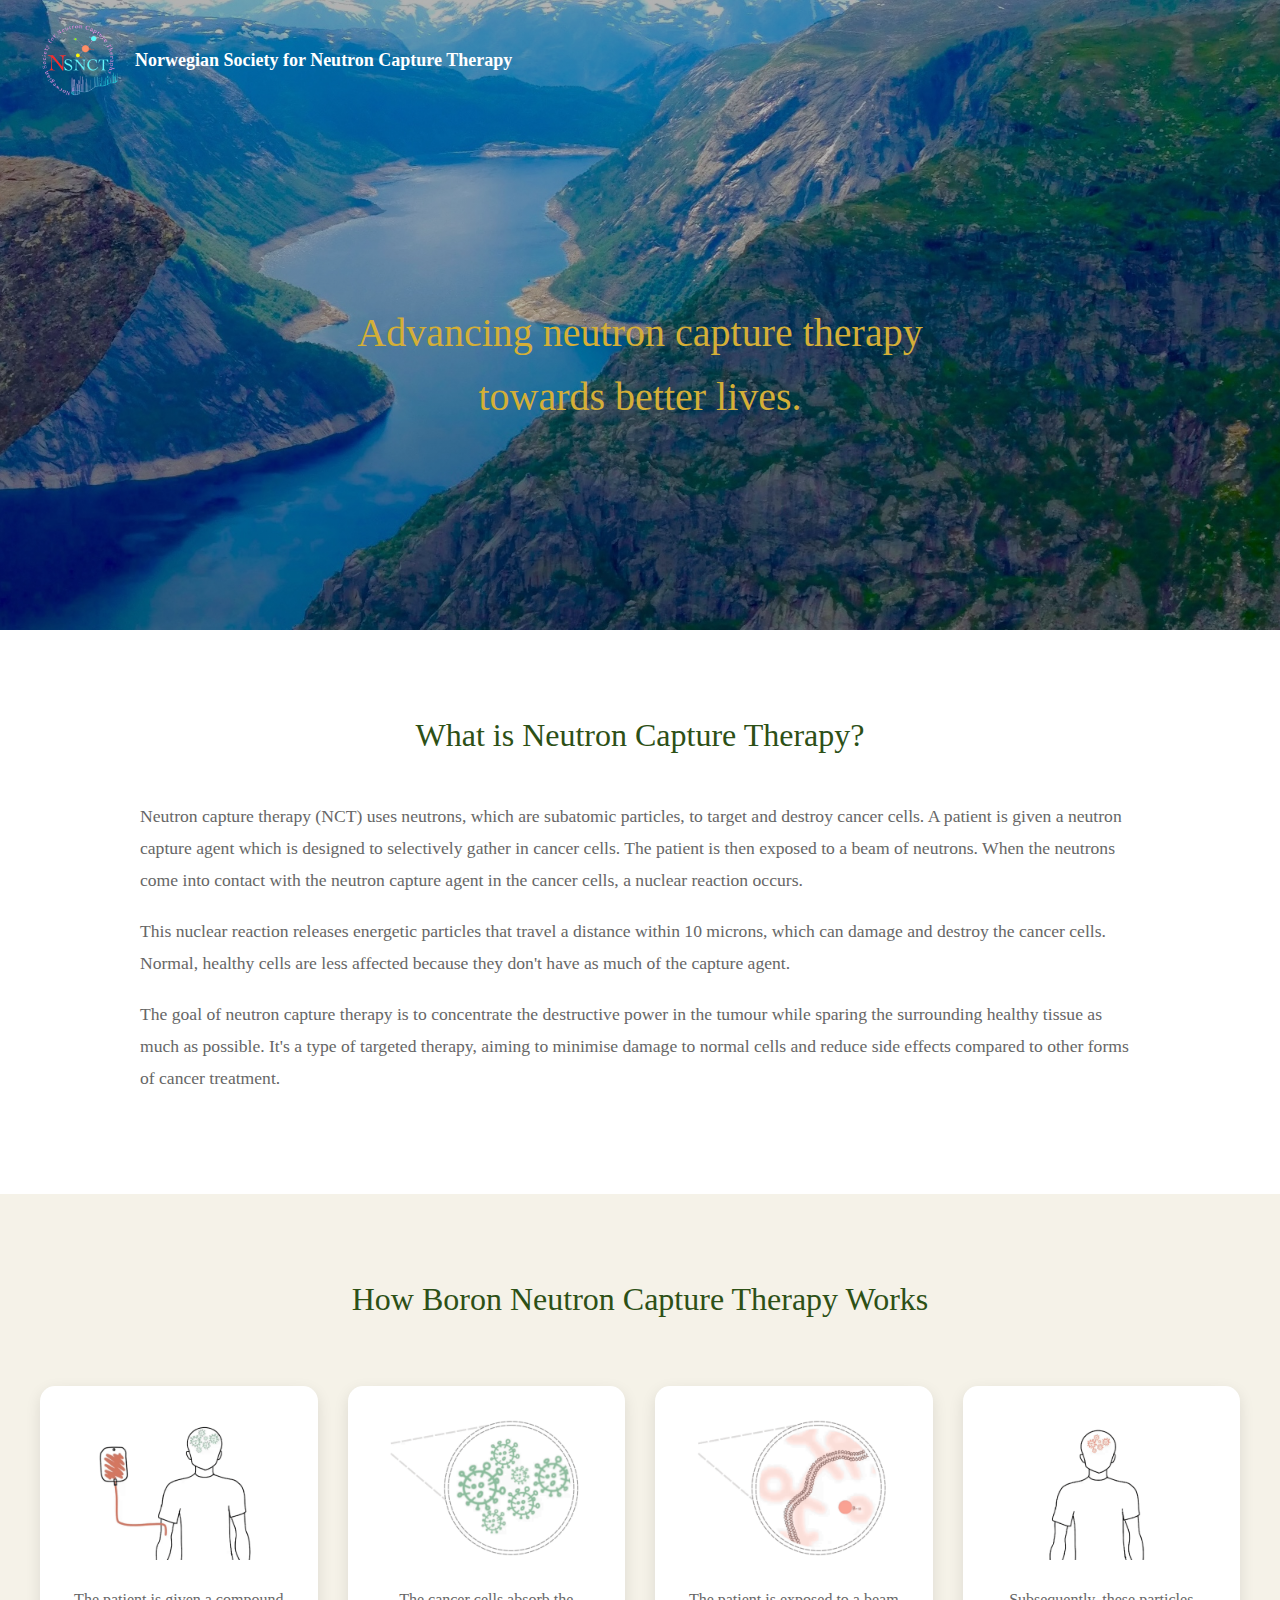
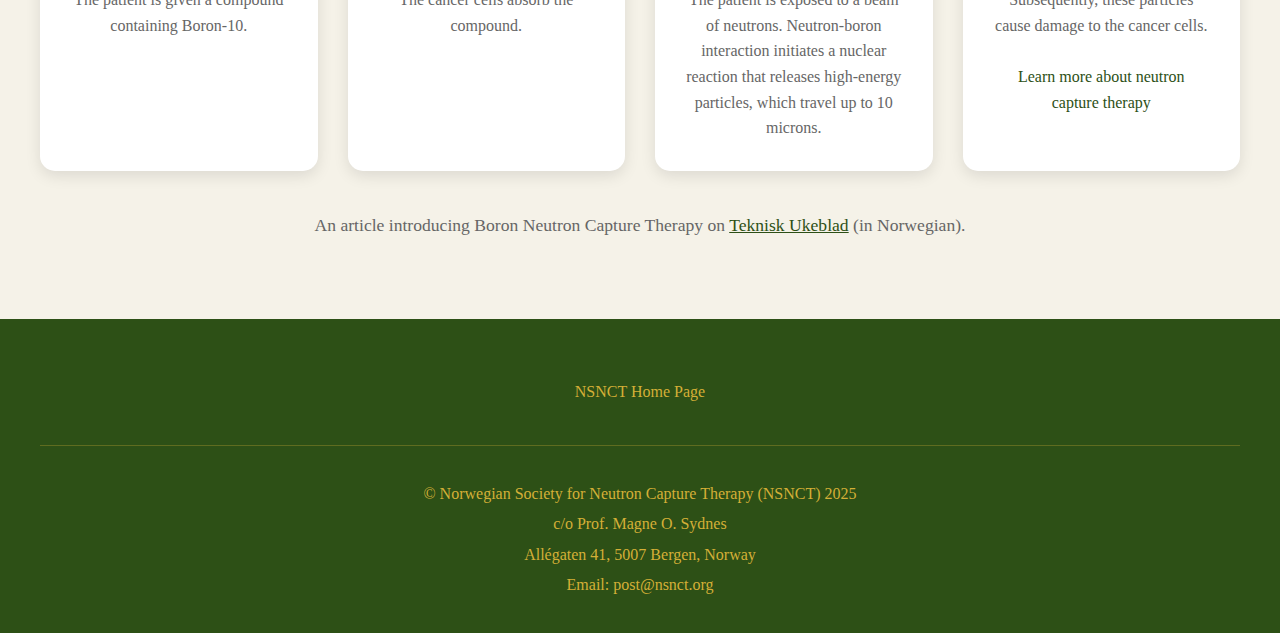
<file: nct.html>
<!DOCTYPE html>
<html lang="en">
<head>
    <meta charset="UTF-8">
    <meta name="viewport" content="width=device-width, initial-scale=1.0">
    <meta name="description" content="The Norwegian Society for Neutron Capture Therapy (NSNCT) (Norsk Forening for Nøytroninnfangingsterapi) helps develop Neutron Capture Therapy as a cancer treatment procedure and a tool for managing specific diseases. NSNCT fosters communication and collaboration among scientists and individuals worldwide engaged in NCT-related activities.">
    <meta name="keywords" content="BNCT, NSNCT, Society for Neutron Capture Therapy, Norsk Forening for Nøytroninnfangingsterapi, ISNCT, neutron capture therapy, cancer treatment, boron neutron capture therapy">
    <title>Norwegian Society for Neutron Capture Therapy (NSNCT)</title>
    <link rel="icon" type="image/png" href="nsnct-logo-128x128.png">
    <link rel="preconnect" href="https://fonts.googleapis.com">
    <link rel="preconnect" href="https://fonts.gstatic.com" crossorigin>
    <link href="https://fonts.googleapis.com/css2?family=Dancing+Script:wght@700&display=swap" rel="stylesheet">
    <script type="text/javascript">
    function googleTranslateElementInit() {
        new google.translate.TranslateElement({
        pageLanguage: 'en',
        includedLanguages: 'en,no',
        layout: google.translate.TranslateElement.InlineLayout.SIMPLE
        }, 'google_translate_element');
    }
    </script>

    <script src="https://translate.google.com/translate_a/element.js?cb=googleTranslateElementInit"></script>
    <style>
        * {
            margin: 0;
            padding: 0;
            box-sizing: border-box;
        }

        body {
            font-family: 'Georgia', serif;
            line-height: 1.6;
            color: #333;
        }

        /* Header */
        .header {
            background: linear-gradient(rgba(0,0,0,0.3), rgba(0,0,0,0.3)), url('trolltunga_ycc.JPG');
            background-size: cover;
            background-position: center;
            background-attachment: fixed;
            height: 70vh;
            display: flex;
            flex-direction: column;
            position: relative;
        }

        .nav {
            display: flex;
            justify-content: space-between;
            align-items: center;
            padding: 20px 40px;
            position: relative;
            z-index: 10;
        }

        .logo {
            display: flex;
            align-items: center;
            color: white;
            font-size: 18px;
            font-weight: bold;
        }

        .logo-link {
            text-decoration: none;
            color: inherit;
            display: flex;
            align-items: center;
        }

        .logo-link:hover {
            color: #d4af37;
        }

        .logo-icon {
            width: 80px;
            height: 80px;
            margin-right: 15px;
        }

        .logo-icon img {
            width: 100%;
            height: 100%;
            object-fit: contain;
        }

        .nav-links {
            display: flex;
            list-style: none;
            gap: 30px;
            align-items: center;  /* ADD THIS LINE */
        }

        .nav-links li {
            display: flex;        /* ADD THIS */
            align-items: center;  /* ADD THIS */
        }

        .nav-links a {
            color: #d4af37;
            text-decoration: none;
            font-size: 16px;
            transition: color 0.3s;
        }

        .nav-links a:hover {
            color: white;
        }

        /* Google Translate Widget */
        .goog-te-gadget-simple {
            color: #d4af37;
            font-size: 14px;
            padding: 8px 15px;
            border: 1px solid #d4af37;
            border-radius: 5px;
            cursor: pointer;
            transition: all 0.3s;
            background-color: transparent;
            font-family: 'Georgia', serif;
            display: inline-block;    /* ADD THIS LINE */
            vertical-align: middle;    /* ADD THIS LINE */
        }

        .goog-te-gadget-simple:hover {
            background: #d4af37;
            color: white;
        }

        .goog-te-gadget-simple:before {
            content: "EN / NO";
        }

        .goog-te-gadget-simple span {
            display: none !important;
        }

        .goog-te-gadget-simple img {
            display: none !important;
        }

        .hero-content {
            flex: 1;
            display: flex;
            align-items: center;
            justify-content: center;
            text-align: center;
            padding: 0 40px;
        }

        .hero-text {
            max-width: 900px;
        }

        .hero-text h1 {
            font-size: 2.5rem;
            color: #d4af37;
            font-weight: normal;
            margin-bottom: 20px;
        }
        
        .hero-text p {
            font-size: 1.5rem;
            color: #d4af37;
            font-weight: normal;
        }

        /* Sections */
        .projects-section {
            background: #f5f2e8;
            padding: 80px 40px;
        }

        .projects-title {
            text-align: center;
            font-size: 2rem;
            color: #2d5016;
            margin-bottom: 60px;
            font-weight: normal;
        }

        .projects-grid {
            max-width: 1200px;
            margin: 0 auto;
            display: grid;
            grid-template-columns: repeat(auto-fit, minmax(350px, 1fr));
            gap: 40px;
        }
        
        @media (min-width: 1024px) {
            .projects-grid {
                grid-template-columns: repeat(4, 1fr);
            }
        }

        .project-card {
            background: white;
            border-radius: 20px;
            overflow: hidden;
            box-shadow: 0 10px 30px rgba(0,0,0,0.1);
            transition: transform 0.3s, box-shadow 0.3s;
            cursor: pointer;
            position: relative;
        }

        .project-card:hover {
            transform: translateY(-5px);
            box-shadow: 0 20px 40px rgba(0,0,0,0.15);
        }

        .project-image {
            height: 200px;
            background: white;
            position: relative;
            overflow: hidden;
        }

        .project-image img {
            width: 100%;
            height: 100%;
            object-fit: contain;
        }

        .project-image iframe {
            width: 100%;
            height: 100%;
            border: none;
        }

        .project-content {
            padding: 30px;
        }

        .project-title-container {
            cursor: pointer;
            position: relative;
        }

        .project-title {
            font-size: 1.2rem;
            color: #2d5016;
            margin-bottom: 8px;
            font-weight: normal;
            display: flex;
            justify-content: space-between;
            align-items: center;
            gap: 15px;
        }

        .dropdown-arrow {
            font-size: 0.9rem;
            transition: transform 0.3s;
        }

        .project-card.expanded .dropdown-arrow {
            transform: rotate(180deg);
        }

        .project-description {
            max-height: 0;
            overflow: hidden;
            transition: max-height 0.3s ease;
        }

        .project-card.expanded .project-description {
            max-height: 2000px;
        }

        .project-description p {
            color: #666;
            line-height: 1.8;
            margin-bottom: 10px;
        }

        .project-description a {
            color: #2d5016;
            text-decoration: none;
            font-weight: bold;
        }

        .project-description a:hover {
            color: #d4af37;
        }

        .project-description ul {
            margin: 15px 0;
            padding-left: 25px;
        }

        .project-description li {
            margin-bottom: 10px;
            color: #666;
        }

        /* Underline links */
        .underline-link {
            color: #2d5016;
            text-decoration: underline;
            /* font-weight: bold; */
            transition: color 0.3s;
        }

        .underline-link:hover {
            color: #d4af37;
        }

        /* About Section */
        .about-section {
            background: white;
            padding: 80px 40px;
        }

        .about-content {
            max-width: 1000px;
            margin: 0 auto;
        }

        .about-title {
            text-align: center;
            font-size: 2rem;
            color: #2d5016;
            margin-bottom: 40px;
            font-weight: normal;
        }

        .about-text {
            font-size: 1.1rem;
            color: #666;
            line-height: 1.8;
            margin-bottom: 20px;
        }

        /* How it Works Section */
        .how-it-works-section {
            background: #f5f2e8;
            padding: 80px 40px;
        }

        .how-it-works-grid {
            max-width: 1200px;
            margin: 0 auto;
            display: grid;
            grid-template-columns: repeat(auto-fit, minmax(250px, 1fr));
            gap: 30px;
        }

        .how-it-works-card {
            background: white;
            border-radius: 15px;
            padding: 30px;
            text-align: center;
            box-shadow: 0 5px 15px rgba(0,0,0,0.1);
        }

        .how-it-works-card img {
            width: 100%;
            max-width: 200px;
            height: auto;
            margin-bottom: 20px;
        }

        .how-it-works-card p {
            color: #666;
            line-height: 1.6;
        }

        .how-it-works-card a {
            color: #2d5016;
            text-decoration: none;
        }

        .how-it-works-card a:hover {
            color: #d4af37;
        }

        /* Partners Section */
        .funding-section {
            background: white;
            padding: 60px 40px;
        }

        .funding-title {
            text-align: center;
            font-size: 2rem;
            color: #2d5016;
            margin-bottom: 40px;
            font-weight: normal;
        }

        .funding-logos {
            display: flex;
            justify-content: center;
            align-items: center;
            flex-wrap: wrap;
            gap: 40px;
            max-width: 1200px;
            margin: 0 auto;
        }

        .funding-logo {
            height: 100px;
            width: auto;
            object-fit: contain;
            filter: grayscale(100%);
            opacity: 0.7;
            transition: all 0.3s;
            cursor: pointer;
        }

        .funding-logo:hover {
            filter: grayscale(0%);
            opacity: 1;
        }

        /* Offices Section */
        .offices-section {
            background: #f5f2e8;
            padding: 80px 40px;
        }

        .offices-container {
            max-width: 1000px;
            margin: 0 auto;
            display: grid;
            grid-template-columns: 1fr 1fr;
            gap: 0px;
            align-items: center;
        }

        .offices-text h3 {
            font-size: 1.8rem;
            color: #2d5016;
            margin-bottom: 20px;
            font-weight: normal;
        }

        .offices-text p {
            font-size: 1.1rem;
            color: #666;
            line-height: 1.8;
        }

        .offices-map iframe {
            width: 100%;
            height: 400px;
            border-radius: 15px;
            border: none;
        }

        @media (max-width: 768px) {
            .offices-container {
                grid-template-columns: 1fr;
            }
        }

        /* Newsletter Section */
        .newsletter-section {
            background: white;
            padding: 80px 40px;
        }

        .newsletter-frame {
            max-width: 800px;
            margin: 0 auto;
        }

        .vid-title {
            text-align: center;
            font-size: 2rem;
            color: #2d5016;
            margin-bottom: 40px;
            font-weight: normal;
        }

        .newsletter-container {
            background: #f5f2e8;
            border-radius: 20px;
            padding: 50px;
            box-shadow: 0 10px 30px rgba(0,0,0,0.1);
        }

        .newsletter-content h3 {
            text-align: center;
            font-size: 1.5rem;
            color: #2d5016;
            margin-bottom: 30px;
            font-weight: normal;
        }

        .newsletter-form {
            display: flex;
            flex-direction: column;
            gap: 15px;
        }

        .form-input {
            padding: 15px;
            border: 1px solid #ddd;
            border-radius: 10px;
            font-size: 16px;
            font-family: 'Georgia', serif;
            transition: border-color 0.3s;
        }

        .form-input:focus {
            outline: none;
            border-color: #d4af37;
        }

        .submit-btn {
            background: #2d5016;
            color: white;
            padding: 15px 40px;
            border: none;
            border-radius: 10px;
            font-size: 18px;
            cursor: pointer;
            transition: background 0.3s;
            font-family: 'Georgia', serif;
        }

        .submit-btn:hover {
            background: #d4af37;
        }

        /* News Repo Section */
        .privacy-section {
            background: #f5f2e8;
            padding: 80px 40px;
            min-height: 60vh;
        }

        .privacy-container {
            max-width: 1000px;
            margin: 0 auto;
            background: white;
            border-radius: 20px;
            box-shadow: 0 10px 40px rgba(0,0,0,0.1);
            overflow: hidden;
        }

        .privacy-content {
            padding: 60px;
        }

        .privacy-content h2 {
            font-size: 2.5rem;
            color: #2d5016;
            margin-bottom: 10px;
            font-weight: normal;
        }

        .effective-date {
            color: #666;
            font-size: 1rem;
            margin-bottom: 30px;
        }

        .intro-text {
            font-size: 1.1rem;
            color: #666;
            margin-bottom: 40px;
            line-height: 1.8;
        }

        .policy-section {
            margin-bottom: 0px;
            padding-bottom: 35px;
            border-bottom: 1px solid #e0e0e0;
        }

        .policy-section:last-child {
            border-bottom: none;
        }

        .policy-section h3 {
            font-size: 1.3rem;
            color: #2d5016;
            margin-bottom: 15px;
            font-weight: normal;
        }

        .policy-list {
            list-style: none;
            padding-left: 0;
        }

        .policy-list li {
            padding-left: 30px;
            position: relative;
            margin-bottom: 15px;
            color: #666;
            line-height: 1.8;
        }

        .policy-list li:before {
            content: "•";
            position: absolute;
            left: 10px;
            color: #d4af37;
            font-size: 1.5rem;
            line-height: 1.2;
        }

        .policy-list li a {
            color: #2d5016;
            text-decoration: none;
            font-weight: bold;
            transition: color 0.3s;
        }

        .policy-list li a:hover {
            color: #d4af37;
        }

        .news-date {
            display: block;
            font-size: 0.95rem;
            color: #999;
            margin-top: 5px;
        }

        .news-speaker {
            display: block;
            font-size: 0.95rem;
            color: #888;
            font-style: italic;
            margin-top: 3px;
        }

        /* Profile Links Styling */
        .profile-links {
            display: flex;
            gap: 10px;
            margin-top: 10px;
            flex-wrap: wrap;
        }

        .profile-btn {
            display: inline-block;
            padding: 6px 16px;
            background: #f5f2e8;
            color: #2d5016;
            text-decoration: none;
            border-radius: 6px;
            font-size: 0.9rem;
            border: 1px solid #2d5016;
            transition: all 0.3s;
            font-weight: normal;
        }

        .profile-btn:hover {
            background: #2d5016;
            color: white;
            transform: translateY(-2px);
            box-shadow: 0 4px 8px rgba(0,0,0,0.15);
        }

        .policy-list li strong {
            font-size: 1.1rem;
            color: #2d5016;
            display: block;
            margin-bottom: 5px;
        }

        /* Footer */
        .footer {
            background: #2d5016;
            color: white;
            padding: 60px 40px 30px;
        }

        .footer-nav {
            max-width: 1200px;
            margin: 0 auto 40px;
        }

        .footer-links {
            display: flex;
            justify-content: center;
            list-style: none;
            gap: 40px;
            flex-wrap: wrap;
        }

        .footer-links a {
            color: #d4af37;
            text-decoration: none;
            font-size: 16px;
            transition: color 0.3s;
        }

        .footer-links a:hover {
            color: white;
        }

        .footer-bottom {
            text-align: center;
            padding-top: 30px;
            border-top: 1px solid rgba(212, 175, 55, 0.3);
        }

        .footer-bottom p {
            margin: 5px 0;
            color: #d4af37;
        }

        .footer-bottom a {
            color: #d4af37;
            text-decoration: none;
        }

        .footer-bottom a:hover {
            color: white;
        }

        /* Scroll to Top Button */
        .scroll-to-top {
            position: fixed;
            bottom: 30px;
            right: 30px;
            background: #2d5016;
            color: white;
            width: 50px;
            height: 50px;
            border-radius: 50%;
            border: none;
            font-size: 24px;
            cursor: pointer;
            opacity: 0;
            transition: opacity 0.3s, background 0.3s;
            z-index: 1000;
        }

        .scroll-to-top.visible {
            opacity: 1;
        }

        .scroll-to-top:hover {
            background: #d4af37;
        }

        /* Responsive */
        @media (max-width: 768px) {
            .hero-text h1 {
                font-size: 1.8rem;
            }
            
            .hero-text p {
                font-size: 1.2rem;
            }

            .nav {
                flex-direction: column;
                gap: 20px;
            }

            .nav-links {
                flex-direction: column;
                text-align: center;
                gap: 15px;
            }

            .projects-grid,
            .how-it-works-grid {
                grid-template-columns: 1fr;
            }

            .newsletter-container {
                padding: 30px;
            }

            .privacy-content {
                padding: 40px 30px;
            }

            .privacy-content h2 {
                font-size: 2rem;
            }
        }
    </style>
</head>
<body>
    <!-- Header -->
    <header class="header">
        <nav class="nav">
            <div class="logo">
                <a href="index.html" class="logo-link">
                    <div class="logo-icon">
                        <img src="nsnct_logo_light.png" alt="NSNCT Logo">
                    </div>
                    <span>Norwegian Society for Neutron Capture Therapy</span>
                </a>
            </div>
            <ul class="nav-links">
                <!--<li><a href="#about">About</a></li>
                <li><a href="#news">News</a></li>
                <li><a href="#how-it-works">How NCT Works</a></li>
                <li><a href="#membership">Membership</a></li>
                <li><a href="#contact">Contact</a></li>-->
                <li><div id="google_translate_element"></div></li>
            </ul>
        </nav>
        <div class="hero-content">
            <div class="hero-text">
                <h1>Advancing neutron capture therapy<br>towards better lives.</h1>
                <!--<p></p>-->
            </div>
        </div>
    </header>

    <!-- What is NCT Section -->
    <section class="about-section">
        <div class="about-content">
            <h2 class="about-title">What is Neutron Capture Therapy?</h2>
            <p class="about-text">
                Neutron capture therapy (NCT) uses neutrons, which are subatomic particles, to target and destroy cancer cells. A patient is given a neutron capture agent which is designed to selectively gather in cancer cells. The patient is then exposed to a beam of neutrons. When the neutrons come into contact with the neutron capture agent in the cancer cells, a nuclear reaction occurs.
            </p>
            <p class="about-text">
                This nuclear reaction releases energetic particles that travel a distance within 10 microns, which can damage and destroy the cancer cells. Normal, healthy cells are less affected because they don't have as much of the capture agent.
            </p>
            <p class="about-text">
                The goal of neutron capture therapy is to concentrate the destructive power in the tumour while sparing the surrounding healthy tissue as much as possible. It's a type of targeted therapy, aiming to minimise damage to normal cells and reduce side effects compared to other forms of cancer treatment.
            </p>
        </div>
    </section>
    

    <!-- How BNCT Works Section -->
    <section class="how-it-works-section" id="how-it-works">
        <h2 class="projects-title">How Boron Neutron Capture Therapy Works</h2>
        <div class="how-it-works-grid">
            <div class="how-it-works-card">
                <img src="patient_given_a_compound_containing_Boron-10.gif" alt="Patient given a compound containing Boron-10">
                <p>The patient is given a compound containing Boron-10.</p>
            </div>

            <div class="how-it-works-card">
                <img src="cancer_cells_absorb_boron-10_compound.gif" alt="Cancer cells absorb boron-10 compound">
                <p>The cancer cells absorb the compound.</p>
            </div>

            <div class="how-it-works-card">
                <img src="exposed_to_neutrons.gif" alt="Exposed to neutrons">
                <p>The patient is exposed to a beam of neutrons. Neutron-boron interaction initiates a nuclear reaction that releases high-energy particles, which travel up to 10 microns.</p>
            </div>

            <div class="how-it-works-card">
                <img src="particles_cause_damage_to_the_cancer_cells.gif" alt="Particles cause damage to the cancer cells">
                <p>Subsequently, these particles cause damage to the cancer cells.<br><br>
                <a href="nct.html" target="_blank">Learn more about neutron capture therapy</a>
                </p>
            </div>
        </div>
        <div style="text-align: center; margin-top: 40px; max-width: 800px; margin-left: auto; margin-right: auto;">
            <p style="font-size: 1.1rem; color: #666;">An article introducing Boron Neutron Capture Therapy on <a href="https://www.tu.no/artikler/noytronstraler-tar-kreften/269168" class="underline-link" target="_blank">Teknisk Ukeblad</a> (in Norwegian).</p>
        </div>
    </section>

    <!-- Footer -->
    <footer class="footer" id="footer">
        <div class="footer-nav">
            <ul class="footer-links">
                <li><a href="https://nsnct.org/">NSNCT Home Page</a></li>
            </ul>
        </div>
        <div class="footer-bottom">
            <p>© Norwegian Society for Neutron Capture Therapy (NSNCT) 2025</p>
            <p>c/o Prof. Magne O. Sydnes</p>
            <p>Allégaten 41, 5007 Bergen, Norway</p>
            <p>Email: <a href="mailto:post@nsnct.org">post@nsnct.org</a></p>
        </div>
    </footer>

    <!-- Scroll to Top Button -->
    <button class="scroll-to-top" onclick="scrollToTop()">^</button>
    
    <script>
        function toggleDropdown(titleContainer) {
            const card = titleContainer.closest('.project-card');
            card.classList.toggle('expanded');
        }

        // Smooth scrolling for navigation links
        document.querySelectorAll('.nav-links a, .footer-links a').forEach(anchor => {
            anchor.addEventListener('click', function (e) {
                const href = this.getAttribute('href');

                // Only handle smooth scroll for in-page links
                if (href.startsWith('#')) {
                    e.preventDefault();
                    const targetSection = document.querySelector(href);
                    if (targetSection) {
                        targetSection.scrollIntoView({
                            behavior: 'smooth',
                            block: 'start'
                        });
                    }
                }
            });
        });

        // Add scroll effect to header
        window.addEventListener('scroll', () => {
            const header = document.querySelector('.header');
            const scrolled = window.pageYOffset;
            const rate = scrolled * -0.5;
            header.style.transform = `translateY(${rate}px)`;
        });

        // Form submission
        document.querySelector('.newsletter-form').addEventListener('submit', function(e) {
            const inputs = this.querySelectorAll('.form-input');
            let allFilled = true;
            
            inputs.forEach(input => {
                if (!input.value.trim()) {
                    allFilled = false;
                    input.style.borderColor = '#ff6b6b';
                } else {
                    input.style.borderColor = '#ddd';
                }
            });
            
            if (!allFilled) {
                e.preventDefault();
                alert('Please fill in all fields.');
            }
        });

        // Scroll to Top functionality
        function scrollToTop() {
            window.scrollTo({
                top: 0,
                behavior: 'smooth'
            });
        }

        // Show/hide scroll to top button
        window.addEventListener('scroll', () => {
            const scrollBtn = document.querySelector('.scroll-to-top');
            if (window.pageYOffset > 300) {
                scrollBtn.classList.add('visible');
            } else {
                scrollBtn.classList.remove('visible');
            }
        });
    </script>
</body>
</html>
</file>
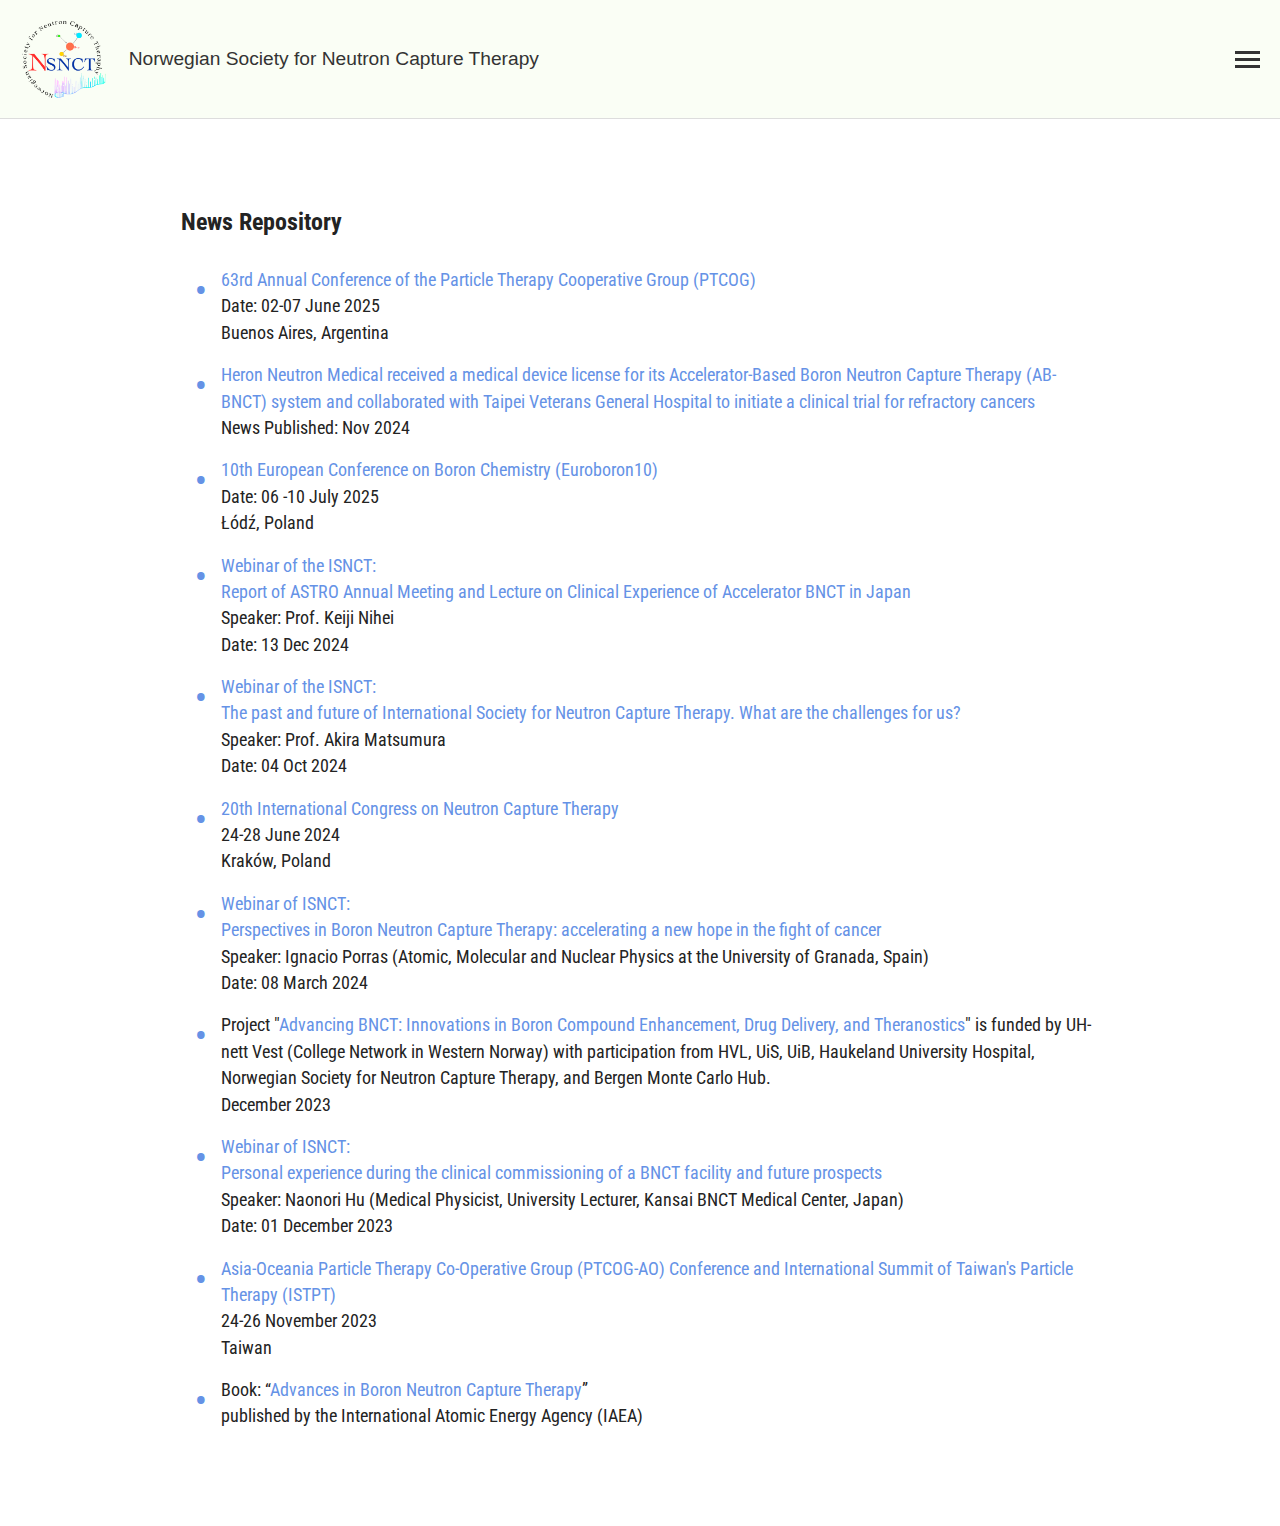
<file: news.html>
<!DOCTYPE html>
<html  >
<head>
  <meta charset="UTF-8">
  <meta http-equiv="X-UA-Compatible" content="IE=edge">
  <meta name="keywords" content="BNCT, NSNCT, Society for Neutron Capture Therapy, Norsk Forening for Nøytroninnfangingsterapi, ISNCT, 六四天安門, 64天安門">
  <meta name="twitter:card" content="summary_large_image"/>
  <meta name="twitter:image:src" content="assets/images/news-meta.png">
  <meta property="og:image" content="assets/images/news-meta.png">
  <meta name="twitter:title" content="News Repository">
  <meta name="viewport" content="width=device-width, initial-scale=1, minimum-scale=1">
  <link rel="shortcut icon" href="assets/images/nsnct-logo-128x128.png" type="image/x-icon">
  <meta name="description" content="Collection of current and previous activities and news related to Neutron Capture Therapy. For a comprehensive collection, please visit https://isnct.net/">
  
  
  <title>News Repository</title>
  <link rel="stylesheet" href="assets/tether/tether.min.css">
  <link rel="stylesheet" href="assets/bootstrap/css/bootstrap.min.css">
  <link rel="stylesheet" href="assets/bootstrap/css/bootstrap-grid.min.css">
  <link rel="stylesheet" href="assets/bootstrap/css/bootstrap-reboot.min.css">
  <link rel="stylesheet" href="assets/dropdown/css/style.css">
  <link rel="stylesheet" href="assets/socicon/css/styles.css">
  <link rel="stylesheet" href="assets/theme/css/style.css">
  <link rel="preload" as="style" href="assets/mobirise/css/mbr-additional.css"><link rel="stylesheet" href="assets/mobirise/css/mbr-additional.css" type="text/css">
  <!--style for translation drop down-->
  <style>
    /* Change dropdown text appearance */
    .goog-te-gadget-simple {
      background-color: #f8f9fa; /* Light gray background */
      border: 1px solid #eee; /* Border for better visibility */
      /*padding: 10px 10px;  Increased padding for a larger button */
      padding: 5px; 
      font-size: 18px;
      font-weight: bold;
      cursor: pointer;
      border-radius: 5px; /* Slightly rounded edges for a better appearance */
      display: flex; /* Use flexbox to align items */
      align-items: center; /* Vertically align items */
      gap: 8px; /* Space between text and logo */
      margin-top: 10px;
    }
    
    .goog-te-gadget-simple:before {
      content: "EN / NO / JP"; /* Custom dropdown text */
    }

    /* Hide the default "Select Language" text */
    .goog-te-gadget-simple span {
      display: none !important;
    }
    .goog-te-gadget-simple img {
    display: none !important;
    }
  </style>
  
</head>
<body>
    <style>
        /* General Reset */
        * {
            margin: 0;
            padding: 0;
            box-sizing: border-box;
        }

        /* Navbar Styles */
        .navbar {
            display: flex;
            justify-content: space-between;
            align-items: center;
            background-color: #fafef5; /* Background color */
            padding: 10px 20px;
            border-bottom: 1px solid #ddd; /* Light border */
            flex-wrap: wrap; /* Allow wrapping */
        }

        /* Logo and Title Container */
        .navbar-brand {
            display: flex;
            flex-wrap: wrap;  /*Allow wrapping of brand name */
            align-items: center;
            text-decoration: none;
            color: #333;
            font-family: 'Roboto', Arial, sans-serif;
            font-size: 1.2rem;
            /*font-weight: bold;*/
            max-width: 100%; /* Prevent overflow */
        }

        .navbar-logo img {
            height: 5.5rem; /* Adjust image height */
            width: auto; /* Automatically adjust the width to maintain aspect ratio */
            margin-right: 10px;
        }

        .navbar-brand span {
            white-space: normal; /* Allow text to wrap */
        }

        /* Menu Items */
        .navbar-menu {
            display: none; /* Hidden by default for small screens */
            flex-direction: column;
            position: absolute;
            top: 60px;
            right: 20px;
            background-color: white;
            border: 1px solid #ddd;
            box-shadow: 0px 4px 6px rgba(0, 0, 0, 0.1);
            z-index: 10;
        }

        .navbar-menu.active {
            display: flex; /* Display menu when active */
        }

        .navbar-menu a {
            text-decoration: none;
            color: #333;
            padding: 10px 20px;
            border-bottom: 1px solid #f0f0f0;
            transition: background-color 0.3s;
        }

        .navbar-menu a:hover {
            background-color: #f8f8f8;
        }

        /* Hamburger Icon */
        .navbar-toggle {
            display: block;
            cursor: pointer;
        }

        .navbar-toggle div {
            width: 25px;
            height: 3px;
            background-color: #333;
            margin: 4px 0;
        }

        /* For Larger Screens */
        @media (min-width: 1000000px) {   /* 768px */
            .navbar-menu {
                display: flex;
                flex-direction: row;
                position: static;
                border: none;
                box-shadow: none;
            }

            .navbar-menu a {
                border: none;
            }

            .navbar-toggle {
                display: none; /* Hide hamburger on large screens */
            }
        }
    </style>
    <!-- Navbar Section -->
    <section class="navbar" id="menu1-h">
            <!-- Logo and Title -->
            <a href="https://nsnct.org" class="navbar-brand">
                <span class="navbar-logo">
                    <img src="nsnct_logo.png" alt="NSNCT">
                </span>&nbsp;&nbsp;
                <span class="navbar-brand">Norwegian Society for Neutron Capture Therapy
                </span>
            </a>
            <!-- Hamburger Menu -->
            <div class="navbar-toggle" onclick="toggleMenu()">
                <div></div>
                <div></div>
                <div></div>
            </div>
            <!-- Dropdown Menu -->
            <div class="navbar-menu" id="navbarMenu">
                <a href="index.html#content4-1b">News</a>
                <a href="index.html#content4-1d">What is Neutron Capture Therapy</a>
                <a href="index.html#content4-1e">About NSNCT</a>
                <a href="index.html#content4-1f">Related Associations</a>
                <a href="index.html#content4-1g">Membership</a>
                <a href="index.html#content4-1h">Contact</a>
                <a href="index.html#tabs1-y">Summary</a>
            </div>
    </section>

    <!-- JavaScript for Hamburger Menu -->
    <script>
        function toggleMenu() {
            const menu = document.getElementById("navbarMenu");
            menu.classList.toggle("active");
        }
    </script>

<!--translation drop down-->   
<div id="google_translate_element" style="text-align: right;"></div>

  <script type="text/javascript">
    function googleTranslateElementInit() {
      new google.translate.TranslateElement({
        pageLanguage: 'en',
        includedLanguages: 'en,no,ja', // Only English and Norwegian
        layout: google.translate.TranslateElement.InlineLayout.SIMPLE
      }, 'google_translate_element');
    }
  </script>

  <script src="https://translate.google.com/translate_a/element.js?cb=googleTranslateElementInit"></script>    


<section class="content14 cid-tYaZJH5Biq" id="content14-1k">
   
    <div class="container">
        <div class="row justify-content-center">
            <div class="col-md-12 col-lg-10">
                    <span style="position: relative; top: 5px;"><h3 class="mbr-section-title mbr-fonts-style mb-4 display-7">
                        <strong>News&nbsp;Repository</strong></h3></span>
                <ul class="list mbr-fonts-style display-4">
                    <li><a href="https://ptcog63.org/" class="text-primary" target="_blank">63rd Annual Conference of the Particle Therapy Cooperative Group (PTCOG)</a><br>Date: 02-07 June 2025<br>Buenos Aires, Argentina</li>
                    <li><a href="https://www.heron-neutron.com/en/" class="text-primary" target="_blank">Heron Neutron Medical received a medical device license for its Accelerator-Based Boron Neutron Capture Therapy (AB-BNCT) system
and collaborated with Taipei Veterans General Hospital to initiate a clinical trial for refractory cancers</a><br>News Published: Nov 2024</li>
                    <li><a href="https://euroboron10.eu/" class="text-primary" target="_blank">10th European Conference on Boron Chemistry (Euroboron10)</a><br>Date: 06 -10 July 2025<br>Łódź, Poland</li>
                    <li><a href="https://us2.campaign-archive.com/home/?u=24744bc99c0bf8b960f093b4b&id=98545f354f" class="text-primary" target="_blank">Webinar of the ISNCT:</a><br><a href="https://us2.campaign-archive.com/?u=24744bc99c0bf8b960f093b4b&id=d163939ac9" class="text-primary" target="_blank">Report of ASTRO Annual Meeting and Lecture on Clinical Experience of Accelerator BNCT in Japan</a><br>Speaker: Prof. Keiji Nihei<br>Date: 13 Dec 2024</li>
                    <li><a href="https://us2.campaign-archive.com/home/?u=24744bc99c0bf8b960f093b4b&id=98545f354f" class="text-primary" target="_blank">Webinar of the ISNCT:</a><br><a href="https://us2.campaign-archive.com/?u=24744bc99c0bf8b960f093b4b&id=52a1606c9d" class="text-primary" target="_blank">The past and future of International Society for Neutron Capture Therapy. What are the challenges for us?</a><br>Speaker: Prof. Akira Matsumura<br>Date: 04 Oct 2024</li><li><a href="https://icnct20.org/" class="text-primary" target="_blank">20th International Congress on Neutron Capture Therapy</a><br>24-28 June 2024<br>Kraków, Poland</li>
                    <li><a href="https://isnct.net/blog/2024/02/23/2nd-webinar-of-the-isnct-ignacio-porras/" class="text-primary" target="_blank">Webinar of ISNCT: <br>Perspectives in Boron Neutron Capture Therapy: accelerating a new hope in the fight of cancer</a><br>Speaker: Ignacio Porras (Atomic, Molecular and Nuclear Physics at the University of Granada, Spain)<br>Date: 08 March 2024</li><li>Project "<a href="https://app.cristin.no/projects/show.jsf?id=2673904" class="text-primary" target="_blank">Advancing BNCT: Innovations in Boron Compound Enhancement, Drug Delivery, and Theranostics</a>" is funded by UH-nett Vest (College Network in Western Norway) with participation from HVL, UiS, UiB, Haukeland University Hospital, Norwegian Society for Neutron Capture Therapy, and Bergen Monte Carlo Hub.&nbsp;<br>December 2023</li><li><a href="https://isnct.net/blog/2023/11/27/1st-webinar-of-the-isnct-naonori-hu/" class="text-primary" target="_blank">Webinar of ISNCT:&nbsp;<br>Personal experience during the clinical commissioning of a BNCT facility and future prospects</a><br>Speaker: Naonori Hu (Medical Physicist, University Lecturer, Kansai BNCT Medical Center, Japan)<br>Date: 01 December 2023</li>
                    <li><a href="https://ptcog-ao2023.org/" class="text-primary" target="_blank">Asia-Oceania Particle Therapy Co-Operative Group (PTCOG-AO) Conference and International Summit of Taiwan's Particle Therapy (ISTPT)</a><br>24-26 November 2023<br>Taiwan</li>
                    <li>Book: “<a href="https://www.iaea.org/publications/15339/advances-in-boron-neutron-capture-therapy" class="text-primary" target="_blank">Advances in Boron Neutron Capture Therapy</a>”<br>published by the International Atomic Energy Agency (IAEA)</li>
                </ul>
            </div>
        </div>
    </div>
</section><section style="background-color: #fff; font-family: -apple-system, BlinkMacSystemFont, 'Segoe UI', 'Roboto', 'Helvetica Neue', Arial, sans-serif; color:#aaa; font-size:12px; padding: 0; align-items: center; display: flex;"><a href="https://mobirise.site/r" style="flex: 1 1; height: 3rem; padding-left: 1rem;"></a><p style="flex: 0 0 auto; margin:0; padding-right:1rem;"></p></section><script src="assets/web/assets/jquery/jquery.min.js"></script>  <script src="assets/popper/popper.min.js"></script>  <script src="assets/tether/tether.min.js"></script>  <script src="assets/bootstrap/js/bootstrap.min.js"></script>  <script src="assets/smoothscroll/smooth-scroll.js"></script>  <script src="assets/dropdown/js/nav-dropdown.js"></script>  <script src="assets/dropdown/js/navbar-dropdown.js"></script>  <script src="assets/touchswipe/jquery.touch-swipe.min.js"></script>  <script src="assets/theme/js/script.js"></script>  
  
  
 <div id="scrollToTop" class="scrollToTop mbr-arrow-up"><a style="text-align: center;"><i class="mbr-arrow-up-icon mbr-arrow-up-icon-cm cm-icon cm-icon-smallarrow-up"></i></a></div>
  </body>
</html>
</file>
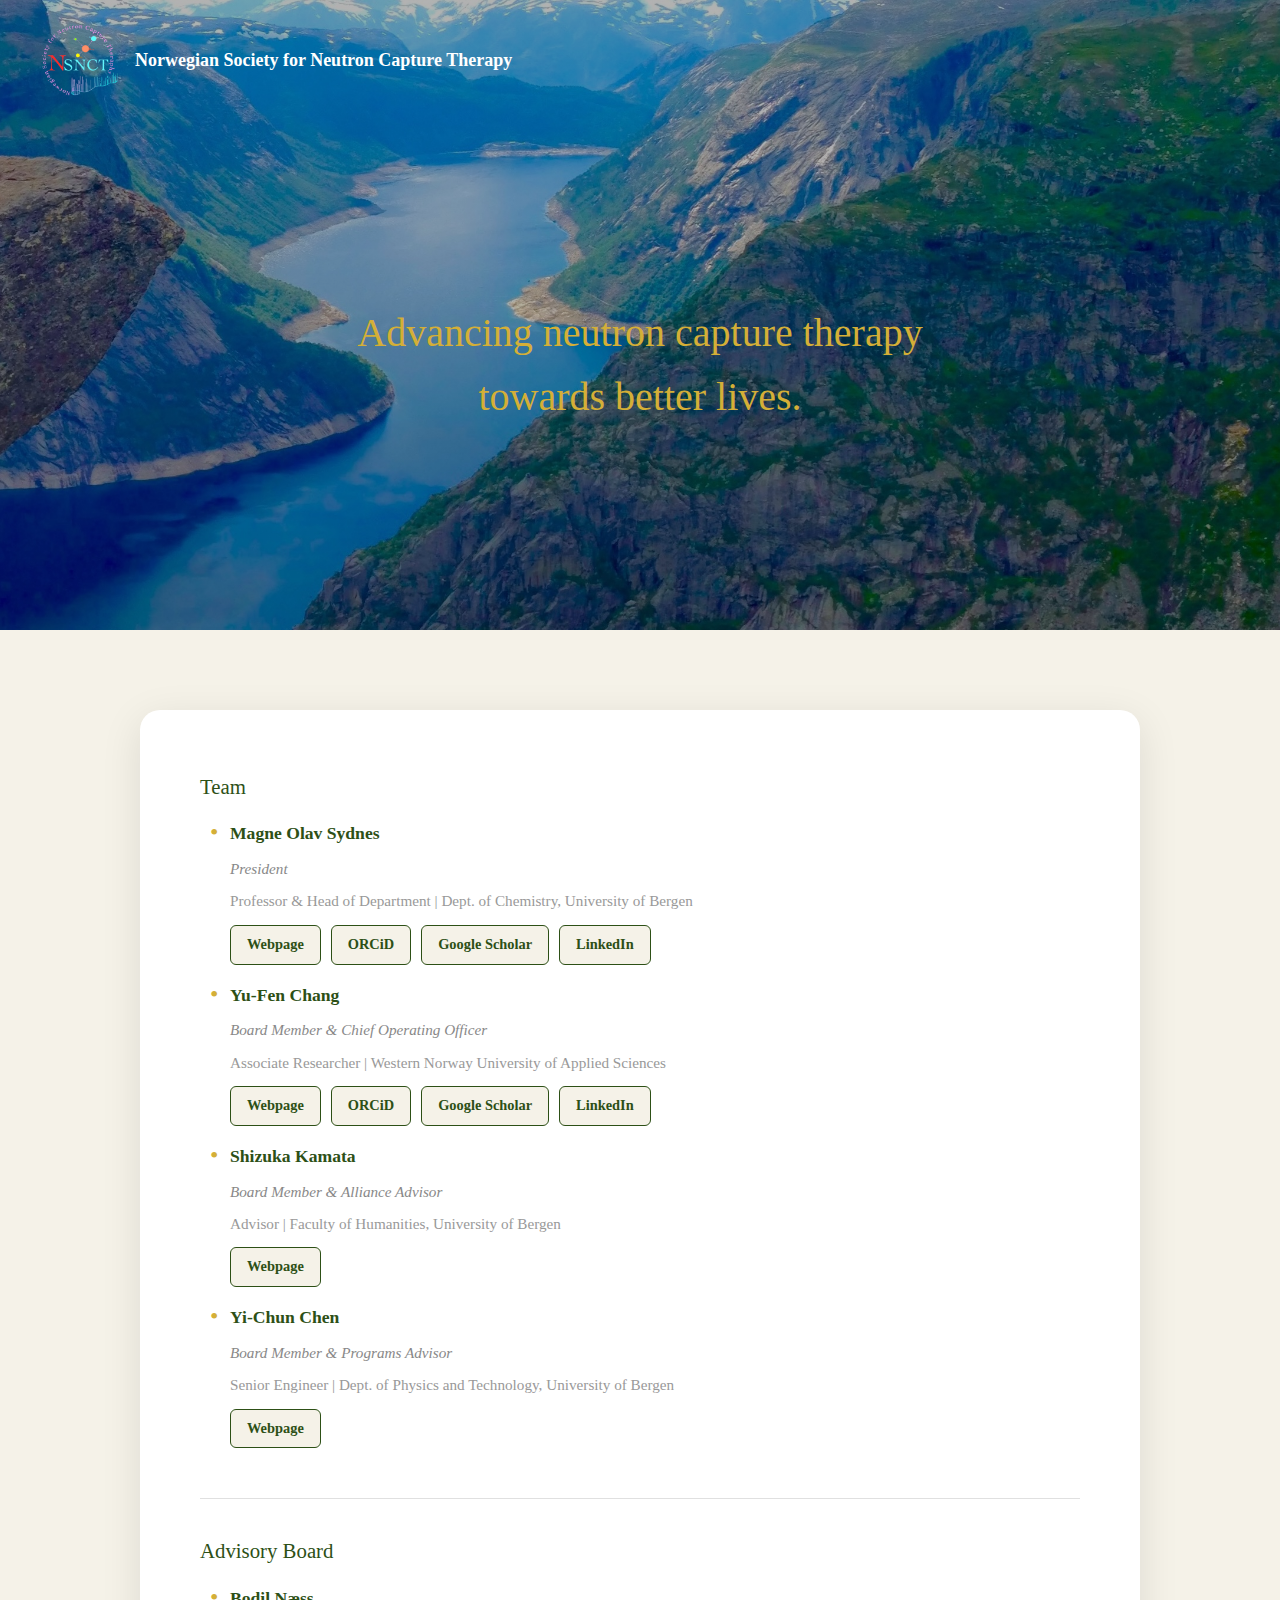
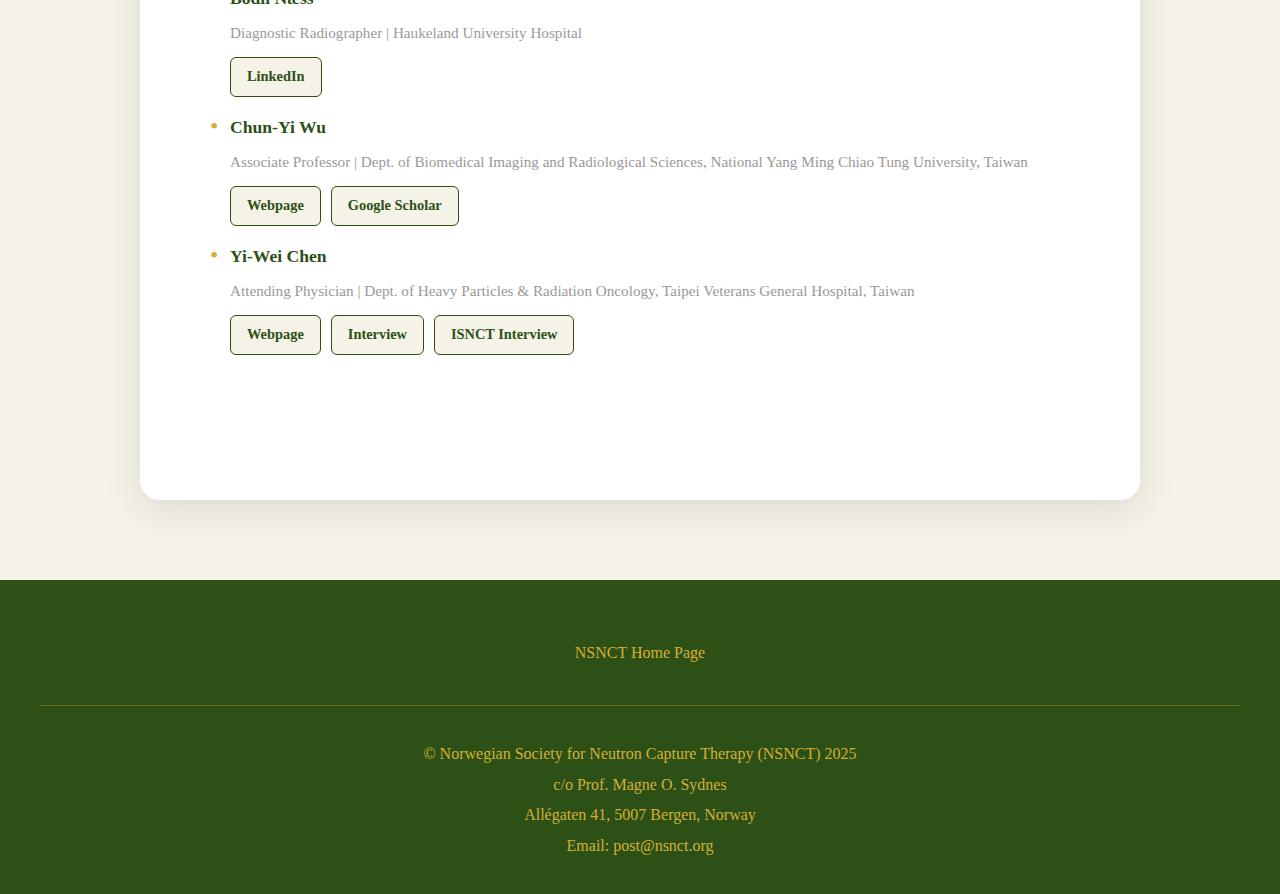
<file: team.html>
<!DOCTYPE html>
<html lang="en">
<head>
    <meta charset="UTF-8">
    <meta name="viewport" content="width=device-width, initial-scale=1.0">
    <meta name="description" content="The Norwegian Society for Neutron Capture Therapy (NSNCT) (Norsk Forening for Nøytroninnfangingsterapi) helps develop Neutron Capture Therapy as a cancer treatment procedure and a tool for managing specific diseases. NSNCT fosters communication and collaboration among scientists and individuals worldwide engaged in NCT-related activities.">
    <meta name="keywords" content="BNCT, NSNCT, Society for Neutron Capture Therapy, Norsk Forening for Nøytroninnfangingsterapi, ISNCT, neutron capture therapy, cancer treatment, boron neutron capture therapy">
    <title>Norwegian Society for Neutron Capture Therapy (NSNCT)</title>
    <link rel="icon" type="image/png" href="nsnct-logo-128x128.png">
    <link rel="preconnect" href="https://fonts.googleapis.com">
    <link rel="preconnect" href="https://fonts.gstatic.com" crossorigin>
    <link href="https://fonts.googleapis.com/css2?family=Dancing+Script:wght@700&display=swap" rel="stylesheet">
    <script type="text/javascript">
    function googleTranslateElementInit() {
        new google.translate.TranslateElement({
        pageLanguage: 'en',
        includedLanguages: 'en,no',
        layout: google.translate.TranslateElement.InlineLayout.SIMPLE
        }, 'google_translate_element');
    }
    </script>

    <script src="https://translate.google.com/translate_a/element.js?cb=googleTranslateElementInit"></script>
    <style>
        * {
            margin: 0;
            padding: 0;
            box-sizing: border-box;
        }

        body {
            font-family: 'Georgia', serif;
            line-height: 1.6;
            color: #333;
        }

        /* Header */
        .header {
            background: linear-gradient(rgba(0,0,0,0.3), rgba(0,0,0,0.3)), url('trolltunga_ycc.JPG');
            background-size: cover;
            background-position: center;
            background-attachment: fixed;
            height: 70vh;
            display: flex;
            flex-direction: column;
            position: relative;
        }

        @media (max-width: 768px) {
            .header {
                background-attachment: scroll;  /* Change from fixed to scroll on mobile */
            }
            
            .hero-content {
                display: none;
            }
        }

        .nav {
            display: flex;
            justify-content: space-between;
            align-items: center;
            padding: 20px 40px;
            position: relative;
            z-index: 10;
        }

        .logo {
            display: flex;
            align-items: center;
            color: white;
            font-size: 18px;
            font-weight: bold;
        }

        .logo-link {
            text-decoration: none;
            color: inherit;
            display: flex;
            align-items: center;
        }

        .logo-link:hover {
            color: #d4af37;
        }

        .logo-icon {
            width: 80px;
            height: 80px;
            margin-right: 15px;
        }

        .logo-icon img {
            width: 100%;
            height: 100%;
            object-fit: contain;
        }

        .nav-links {
            display: flex;
            list-style: none;
            gap: 30px;
            align-items: center;  /* ADD THIS LINE */
        }

        .nav-links li {
            display: flex;        /* ADD THIS */
            align-items: center;  /* ADD THIS */
        }

        .nav-links a {
            color: #d4af37;
            text-decoration: none;
            font-size: 16px;
            transition: color 0.3s;
        }

        .nav-links a:hover {
            color: white;
        }

        /* Google Translate Widget */
        .goog-te-gadget-simple {
            color: #d4af37;
            font-size: 14px;
            padding: 8px 15px;
            border: 1px solid #d4af37;
            border-radius: 5px;
            cursor: pointer;
            transition: all 0.3s;
            background-color: transparent;
            font-family: 'Georgia', serif;
            display: inline-block;    /* ADD THIS LINE */
            vertical-align: middle;    /* ADD THIS LINE */
        }

        .goog-te-gadget-simple:hover {
            background: #d4af37;
            color: white;
        }

        .goog-te-gadget-simple:before {
            content: "EN / NO";
        }

        .goog-te-gadget-simple span {
            display: none !important;
        }

        .goog-te-gadget-simple img {
            display: none !important;
        }

        .hero-content {
            flex: 1;
            display: flex;
            align-items: center;
            justify-content: center;
            text-align: center;
            padding: 0 40px;
        }

        .hero-text {
            max-width: 900px;
        }

        .hero-text h1 {
            font-size: 2.5rem;
            color: #d4af37;
            font-weight: normal;
            margin-bottom: 20px;
        }
        
        .hero-text p {
            font-size: 1.5rem;
            color: #d4af37;
            font-weight: normal;
        }

        /* Hide Google Translate automatic banner */
        .goog-te-banner-frame {
            display: none !important;
        }

        body {
            top: 0 !important;
            position: static !important;
        }

        .skiptranslate {
            display: none !important;
        }

        iframe.goog-te-banner-frame {
            display: none !important;
        }

        body > .skiptranslate {
            display: none !important;
        }

        /* Hide Google Translate on mobile 
        @media (max-width: 768px) {
            #google_translate_element {
                display: none !important;
            }
            
            .goog-te-banner-frame {
                display: none !important;
            }
            
            body {
                top: 0 !important;
            }
        }
        */
        /* Sections */
        .projects-section {
            background: #f5f2e8;
            padding: 80px 40px;
        }

        .projects-title {
            text-align: center;
            font-size: 2rem;
            color: #2d5016;
            margin-bottom: 60px;
            font-weight: normal;
        }

        .projects-grid {
            max-width: 1200px;
            margin: 0 auto;
            display: grid;
            grid-template-columns: repeat(auto-fit, minmax(350px, 1fr));
            gap: 40px;
        }
        
        @media (min-width: 1024px) {
            .projects-grid {
                grid-template-columns: repeat(4, 1fr);
            }
        }

        .project-card {
            background: white;
            border-radius: 20px;
            overflow: hidden;
            box-shadow: 0 10px 30px rgba(0,0,0,0.1);
            transition: transform 0.3s, box-shadow 0.3s;
            cursor: pointer;
            position: relative;
        }

        .project-card:hover {
            transform: translateY(-5px);
            box-shadow: 0 20px 40px rgba(0,0,0,0.15);
        }

        .project-image {
            height: 200px;
            background: white;
            position: relative;
            overflow: hidden;
        }

        .project-image img {
            width: 100%;
            height: 100%;
            object-fit: contain;
        }

        .project-image iframe {
            width: 100%;
            height: 100%;
            border: none;
        }

        .project-content {
            padding: 30px;
        }

        .project-title-container {
            cursor: pointer;
            position: relative;
        }

        .project-title {
            font-size: 1.2rem;
            color: #2d5016;
            margin-bottom: 8px;
            font-weight: normal;
            display: flex;
            justify-content: space-between;
            align-items: center;
            gap: 15px;
        }

        .dropdown-arrow {
            font-size: 0.9rem;
            transition: transform 0.3s;
        }

        .project-card.expanded .dropdown-arrow {
            transform: rotate(180deg);
        }

        .project-description {
            max-height: 0;
            overflow: hidden;
            transition: max-height 0.3s ease;
        }

        .project-card.expanded .project-description {
            max-height: 2000px;
        }

        .project-description p {
            color: #666;
            line-height: 1.8;
            margin-bottom: 10px;
        }

        .project-description a {
            color: #2d5016;
            text-decoration: none;
            font-weight: bold;
        }

        .project-description a:hover {
            color: #d4af37;
        }

        .project-description ul {
            margin: 15px 0;
            padding-left: 25px;
        }

        .project-description li {
            margin-bottom: 10px;
            color: #666;
        }

        /* Underline links */
        .underline-link {
            color: #2d5016;
            text-decoration: underline;
            /* font-weight: bold; */
            transition: color 0.3s;
        }

        .underline-link:hover {
            color: #d4af37;
        }

        /* About Section */
        .about-section {
            background: white;
            padding: 80px 40px;
        }

        .about-content {
            max-width: 1000px;
            margin: 0 auto;
        }

        .about-title {
            text-align: center;
            font-size: 2rem;
            color: #2d5016;
            margin-bottom: 40px;
            font-weight: normal;
        }

        .about-text {
            font-size: 1.1rem;
            color: #666;
            line-height: 1.8;
            margin-bottom: 20px;
        }

        /* How it Works Section */
        .how-it-works-section {
            background: #f5f2e8;
            padding: 80px 40px;
        }

        .how-it-works-grid {
            max-width: 1200px;
            margin: 0 auto;
            display: grid;
            grid-template-columns: repeat(auto-fit, minmax(250px, 1fr));
            gap: 30px;
        }

        .how-it-works-card {
            background: white;
            border-radius: 15px;
            padding: 30px;
            text-align: center;
            box-shadow: 0 5px 15px rgba(0,0,0,0.1);
        }

        .how-it-works-card img {
            width: 100%;
            max-width: 200px;
            height: auto;
            margin-bottom: 20px;
        }

        .how-it-works-card p {
            color: #666;
            line-height: 1.6;
        }

        .how-it-works-card a {
            color: #2d5016;
            text-decoration: none;
        }

        .how-it-works-card a:hover {
            color: #d4af37;
        }

        /* Partners Section */
        .funding-section {
            background: white;
            padding: 60px 40px;
        }

        .funding-title {
            text-align: center;
            font-size: 2rem;
            color: #2d5016;
            margin-bottom: 40px;
            font-weight: normal;
        }

        .funding-logos {
            display: flex;
            justify-content: center;
            align-items: center;
            flex-wrap: wrap;
            gap: 40px;
            max-width: 1200px;
            margin: 0 auto;
        }

        .funding-logo {
            height: 100px;
            width: auto;
            object-fit: contain;
            filter: grayscale(100%);
            opacity: 0.7;
            transition: all 0.3s;
            cursor: pointer;
        }

        .funding-logo:hover {
            filter: grayscale(0%);
            opacity: 1;
        }

        /* Offices Section */
        .offices-section {
            background: #f5f2e8;
            padding: 80px 40px;
        }

        .offices-container {
            max-width: 1000px;
            margin: 0 auto;
            display: grid;
            grid-template-columns: 1fr 1fr;
            gap: 0px;
            align-items: center;
        }

        .offices-text h3 {
            font-size: 1.8rem;
            color: #2d5016;
            margin-bottom: 20px;
            font-weight: normal;
        }

        .offices-text p {
            font-size: 1.1rem;
            color: #666;
            line-height: 1.8;
        }

        .offices-map iframe {
            width: 100%;
            height: 400px;
            border-radius: 15px;
            border: none;
        }

        @media (max-width: 768px) {
            .offices-container {
                grid-template-columns: 1fr;
            }
        }

        /* Newsletter Section */
        .newsletter-section {
            background: white;
            padding: 80px 40px;
        }

        .newsletter-frame {
            max-width: 800px;
            margin: 0 auto;
        }

        .vid-title {
            text-align: center;
            font-size: 2rem;
            color: #2d5016;
            margin-bottom: 40px;
            font-weight: normal;
        }

        .newsletter-container {
            background: #f5f2e8;
            border-radius: 20px;
            padding: 50px;
            box-shadow: 0 10px 30px rgba(0,0,0,0.1);
        }

        .newsletter-content h3 {
            text-align: center;
            font-size: 1.5rem;
            color: #2d5016;
            margin-bottom: 30px;
            font-weight: normal;
        }

        .newsletter-form {
            display: flex;
            flex-direction: column;
            gap: 15px;
        }

        .form-input {
            padding: 15px;
            border: 1px solid #ddd;
            border-radius: 10px;
            font-size: 16px;
            font-family: 'Georgia', serif;
            transition: border-color 0.3s;
        }

        .form-input:focus {
            outline: none;
            border-color: #d4af37;
        }

        .submit-btn {
            background: #2d5016;
            color: white;
            padding: 15px 40px;
            border: none;
            border-radius: 10px;
            font-size: 18px;
            cursor: pointer;
            transition: background 0.3s;
            font-family: 'Georgia', serif;
        }

        .submit-btn:hover {
            background: #d4af37;
        }

        /* News Repo Section */
        .privacy-section {
            background: #f5f2e8;
            padding: 80px 40px;
            min-height: 60vh;
        }

        .privacy-container {
            max-width: 1000px;
            margin: 0 auto;
            background: white;
            border-radius: 20px;
            box-shadow: 0 10px 40px rgba(0,0,0,0.1);
            overflow: hidden;
        }

        .privacy-content {
            padding: 60px;
        }

        .privacy-content h2 {
            font-size: 2.5rem;
            color: #2d5016;
            margin-bottom: 10px;
            font-weight: normal;
        }

        .effective-date {
            color: #666;
            font-size: 1rem;
            margin-bottom: 30px;
        }

        .intro-text {
            font-size: 1.1rem;
            color: #666;
            margin-bottom: 40px;
            line-height: 1.8;
        }

        .policy-section {
            margin-bottom: 35px;
            padding-bottom: 35px;
            border-bottom: 1px solid #e0e0e0;
        }

        .policy-section:last-child {
            border-bottom: none;
        }

        .policy-section h3 {
            font-size: 1.3rem;
            color: #2d5016;
            margin-bottom: 15px;
            font-weight: normal;
        }

        .policy-list {
            list-style: none;
            padding-left: 0;
        }

        .policy-list li {
            padding-left: 30px;
            position: relative;
            margin-bottom: 15px;
            color: #666;
            line-height: 1.8;
        }

        .policy-list li:before {
            content: "•";
            position: absolute;
            left: 10px;
            color: #d4af37;
            font-size: 1.5rem;
            line-height: 1.2;
        }

        .policy-list li a {
            color: #2d5016;
            text-decoration: none;
            font-weight: bold;
            transition: color 0.3s;
        }

        .policy-list li a:hover {
            color: #d4af37;
        }

        .news-date {
            display: block;
            font-size: 0.95rem;
            color: #999;
            margin-top: 5px;
        }

        .news-speaker {
            display: block;
            font-size: 0.95rem;
            color: #888;
            font-style: italic;
            margin-top: 3px;
        }

        /* Profile Links Styling */
        .profile-links {
            display: flex;
            gap: 10px;
            margin-top: 10px;
            flex-wrap: wrap;
        }

        .profile-btn {
            display: inline-block;
            padding: 6px 16px;
            background: #f5f2e8;
            color: #2d5016;
            text-decoration: none;
            border-radius: 6px;
            font-size: 0.9rem;
            border: 1px solid #2d5016;
            transition: all 0.3s;
            font-weight: normal;
        }

        .profile-btn:hover {
            background: #2d5016;
            color: white;
            transform: translateY(-2px);
            box-shadow: 0 4px 8px rgba(0,0,0,0.15);
        }

        .policy-list li strong {
            font-size: 1.1rem;
            color: #2d5016;
            display: block;
            margin-bottom: 5px;
        }

        /* Footer */
        .footer {
            background: #2d5016;
            color: white;
            padding: 60px 40px 30px;
        }

        .footer-nav {
            max-width: 1200px;
            margin: 0 auto 40px;
        }

        .footer-links {
            display: flex;
            justify-content: center;
            list-style: none;
            gap: 40px;
            flex-wrap: wrap;
        }

        .footer-links a {
            color: #d4af37;
            text-decoration: none;
            font-size: 16px;
            transition: color 0.3s;
        }

        .footer-links a:hover {
            color: white;
        }

        .footer-bottom {
            text-align: center;
            padding-top: 30px;
            border-top: 1px solid rgba(212, 175, 55, 0.3);
        }

        .footer-bottom p {
            margin: 5px 0;
            color: #d4af37;
        }

        .footer-bottom a {
            color: #d4af37;
            text-decoration: none;
        }

        .footer-bottom a:hover {
            color: white;
        }

        /* Scroll to Top Button */
        .scroll-to-top {
            position: fixed;
            bottom: 30px;
            right: 30px;
            background: #2d5016;
            color: white;
            width: 50px;
            height: 50px;
            border-radius: 50%;
            border: none;
            font-size: 24px;
            cursor: pointer;
            opacity: 0;
            transition: opacity 0.3s, background 0.3s;
            z-index: 1000;
        }

        .scroll-to-top.visible {
            opacity: 1;
        }

        .scroll-to-top:hover {
            background: #d4af37;
        }

        /* Responsive */
        @media (max-width: 768px) {
            .hero-text h1 {
                font-size: 1.8rem;
            }
            
            .hero-text p {
                font-size: 1.2rem;
            }

            .nav {
                flex-direction: column;
                gap: 20px;
            }

            .nav-links {
                flex-direction: column;
                text-align: center;
                gap: 15px;
            }

            .projects-grid,
            .how-it-works-grid {
                grid-template-columns: 1fr;
            }

            .newsletter-container {
                padding: 30px;
            }

            .privacy-content {
                padding: 40px 30px;
            }

            .privacy-content h2 {
                font-size: 2rem;
            }
        }
    </style>
</head>
<body>
    <!-- Header -->
    <header class="header">
        <nav class="nav">
            <div class="logo">
                <a href="index.html" class="logo-link">
                    <div class="logo-icon">
                        <img src="nsnct_logo_light.png" alt="NSNCT Logo">
                    </div>
                    <span>Norwegian Society for Neutron Capture Therapy</span>
                </a>
            </div>
            <ul class="nav-links">
                <!--<li><a href="#about">About</a></li>
                <li><a href="#news">News</a></li>
                <li><a href="#how-it-works">How NCT Works</a></li>
                <li><a href="#membership">Membership</a></li>
                <li><a href="#contact">Contact</a></li>-->
                <li><div id="google_translate_element"></div></li>
            </ul>
        </nav>
        <div class="hero-content">
            <div class="hero-text">
                <h1>Advancing neutron capture therapy<br>towards better lives.</h1>
                <!--<p></p>-->
            </div>
        </div>
    </header>

    <section class="privacy-section">
        <div class="privacy-container">
            <div class="privacy-content">
                <div class="policy-section">
                    <h3>Team</h3>
                    <ul class="policy-list">
                        <li>
                            <strong>Magne Olav Sydnes</strong>
                            <span class="news-speaker">President</span>
                            <span class="news-date">Professor & Head of Department | Dept. of Chemistry, University of Bergen</span>
                            <div class="profile-links">
                                <a href="https://www4.uib.no/en/find-employees/Magne.Olav.Sydnes" class="profile-btn" target="_blank">Webpage</a>
                                <a href="https://orcid.org/0000-0001-9413-6969" class="profile-btn" target="_blank">ORCiD</a>
                                <a href="https://scholar.google.com/citations?user=EoSvKCsAAAAJ" class="profile-btn" target="_blank">Google Scholar</a>
                                <a href="https://www.linkedin.com/in/magne-sydnes-7a782419" class="profile-btn" target="_blank">LinkedIn</a>
                            </div>
                        </li>
                        
                        <li>
                            <strong>Yu-Fen Chang</strong>
                            <span class="news-speaker">Board Member & Chief Operating Officer</span>
                            <span class="news-date">Associate Researcher | Western Norway University of Applied Sciences</span>
                            <div class="profile-links">
                                <a href="https://linktr.ee/yu_fen_chang" class="profile-btn" target="_blank">Webpage</a>
                                <a href="https://orcid.org/0000-0002-9147-9162" class="profile-btn" target="_blank">ORCiD</a>
                                <a href="https://scholar.google.com/citations?user=RYx07cQAAAAJ" class="profile-btn" target="_blank">Google Scholar</a>
                                <a href="https://www.linkedin.com/in/yufenchang" class="profile-btn" target="_blank">LinkedIn</a>
                            </div>
                        </li>

                        <li>
                            <strong>Shizuka Kamata</strong>
                            <span class="news-speaker">Board Member & Alliance Advisor</span>
                            <span class="news-date">Advisor | Faculty of Humanities, University of Bergen</span>
                            <div class="profile-links">
                                <a href="https://www4.uib.no/en/find-employees/Shizuka.Kamata.Sydnes" class="profile-btn" target="_blank">Webpage</a>
                                <!--
                                <a href="#" class="profile-btn" target="_blank">ORCiD</a>
                                <a href="#" class="profile-btn" target="_blank">Google Scholar</a>
                                <a href="#" class="profile-btn" target="_blank">LinkedIn</a>
                                -->
                            </div>
                        </li>

                        <li>
                            <strong>Yi-Chun Chen</strong>
                            <span class="news-speaker">Board Member & Programs Advisor</span>
                            <span class="news-date">Senior Engineer | Dept. of Physics and Technology, University of Bergen</span>
                            <div class="profile-links">
                                <a href="https://www4.uib.no/en/find-employees/Yi-Chun.Chen" class="profile-btn" target="_blank">Webpage</a>
                            </div>
                        </li>
                    </ul>
                </div>

                <div class="policy-section">
                    <h3>Advisory Board</h3>
                    <ul class="policy-list">
                        <li>
                            <strong>Bodil Næss</strong>
                            <!--<span class="news-speaker">Development Advisor</span>-->
                            <span class="news-date">Diagnostic Radiographer | Haukeland University Hospital</span>
                            <div class="profile-links">
                                <a href="https://www.linkedin.com/in/bodil-naess-736b1b27" class="profile-btn" target="_blank">LinkedIn</a>
                                <!--<a href="#" class="profile-btn" target="_blank">Webpage</a>
                                <a href="#" class="profile-btn" target="_blank">ORCiD</a>
                                <a href="#" class="profile-btn" target="_blank">Google Scholar</a>
                                -->
                            </div>                            
                        </li>
                        
                        <li>
                            <strong>Chun-Yi Wu</strong>
                            <!--<span class="news-speaker">Scientific Advisor</span>-->
                            <span class="news-date">Associate Professor | Dept. of Biomedical Imaging and Radiological Sciences, National Yang Ming Chiao Tung University, Taiwan</span>
                            <div class="profile-links">
                                <a href="https://scholar.nycu.edu.tw/en/persons/chun-yi-wu/" class="profile-btn" target="_blank">Webpage</a>
                                <a href="https://scholar.google.com/citations?user=Q0MPSmkAAAAJ" class="profile-btn" target="_blank">Google Scholar</a>
                            </div>
                        </li>
                        
                        <li>
                            <strong>Yi-Wei Chen</strong>
                            <!--<span class="news-speaker">Clinical Advisor</span>-->
                            <span class="news-date">Attending Physician | Dept. of Heavy Particles & Radiation Oncology, Taipei Veterans General Hospital, Taiwan</span>
                            <div class="profile-links">
                                <a href="https://wd.vghtpe.gov.tw/Teacher.action?mlangloc=en_US&tid=400" class="profile-btn" target="_blank">Webpage</a>
                                <a href="https://tro.amegroups.org/article/view/4138/html" class="profile-btn" target="_blank">Interview</a>
                                <a href="https://youtu.be/iQDRe5ydPmk" class="profile-btn" target="_blank">ISNCT Interview</a>
                            </div>
                        </li>
                    </ul>
                </div>
            </div>
        </div>
    </section>

    <!-- Footer -->
    <footer class="footer" id="footer">
        <div class="footer-nav">
            <ul class="footer-links">
                <li><a href="https://nsnct.org/">NSNCT Home Page</a></li>
            </ul>
        </div>
        <div class="footer-bottom">
            <p>© Norwegian Society for Neutron Capture Therapy (NSNCT) 2025</p>
            <p>c/o Prof. Magne O. Sydnes</p>
            <p>Allégaten 41, 5007 Bergen, Norway</p>
            <p>Email: <a href="mailto:post@nsnct.org">post@nsnct.org</a></p>
        </div>
    </footer>

    <!-- Scroll to Top Button -->
    <button class="scroll-to-top" onclick="scrollToTop()">^</button>
    
    <script>
        function toggleDropdown(titleContainer) {
            const card = titleContainer.closest('.project-card');
            card.classList.toggle('expanded');
        }

        // Smooth scrolling for navigation links
        document.querySelectorAll('.nav-links a, .footer-links a').forEach(anchor => {
            anchor.addEventListener('click', function (e) {
                const href = this.getAttribute('href');

                // Only handle smooth scroll for in-page links
                if (href.startsWith('#')) {
                    e.preventDefault();
                    const targetSection = document.querySelector(href);
                    if (targetSection) {
                        targetSection.scrollIntoView({
                            behavior: 'smooth',
                            block: 'start'
                        });
                    }
                }
            });
        });

        // Add scroll effect to header
        window.addEventListener('scroll', () => {
            const header = document.querySelector('.header');
            const scrolled = window.pageYOffset;
            const rate = scrolled * -0.5;
            header.style.transform = `translateY(${rate}px)`;
        });

        // Form submission
        document.querySelector('.newsletter-form').addEventListener('submit', function(e) {
            const inputs = this.querySelectorAll('.form-input');
            let allFilled = true;
            
            inputs.forEach(input => {
                if (!input.value.trim()) {
                    allFilled = false;
                    input.style.borderColor = '#ff6b6b';
                } else {
                    input.style.borderColor = '#ddd';
                }
            });
            
            if (!allFilled) {
                e.preventDefault();
                alert('Please fill in all fields.');
            }
        });

        // Scroll to Top functionality
        function scrollToTop() {
            window.scrollTo({
                top: 0,
                behavior: 'smooth'
            });
        }

        // Show/hide scroll to top button
        window.addEventListener('scroll', () => {
            const scrollBtn = document.querySelector('.scroll-to-top');
            if (window.pageYOffset > 300) {
                scrollBtn.classList.add('visible');
            } else {
                scrollBtn.classList.remove('visible');
            }
        });
    </script>
</body>
</html>
</file>
<file: assets/dropdown/css/style.css>
.navbar-dropdown {
  left: 0;
  padding: 0;
  position: absolute;
  right: 0;
  top: 0;
  transition: all 0.45s ease;
  z-index: 1030;
  background: #282828; }
  .navbar-dropdown .navbar-logo {
    margin-right: 0.8rem;
    transition: margin 0.3s ease-in-out;
    vertical-align: middle; }
    .navbar-dropdown .navbar-logo img {
      height: 3.125rem;
      transition: all 0.3s ease-in-out; }
    .navbar-dropdown .navbar-logo.mbr-iconfont {
      font-size: 3.125rem;
      line-height: 3.125rem; }
  .navbar-dropdown .navbar-caption {
    font-weight: 700;
    white-space: normal;
    vertical-align: -4px;
    line-height: 3.125rem !important; }
    .navbar-dropdown .navbar-caption, .navbar-dropdown .navbar-caption:hover {
      color: inherit;
      text-decoration: none; }
  .navbar-dropdown .mbr-iconfont + .navbar-caption {
    vertical-align: -1px; }
  .navbar-dropdown.navbar-fixed-top {
    position: fixed; }
  .navbar-dropdown .navbar-brand span {
    vertical-align: -4px; }
  .navbar-dropdown.bg-color.transparent {
    background: none; }
  .navbar-dropdown.navbar-short .navbar-brand {
    padding: 0.625rem 0; }
    .navbar-dropdown.navbar-short .navbar-brand span {
      vertical-align: -1px; }
  .navbar-dropdown.navbar-short .navbar-caption {
    line-height: 2.375rem !important;
    vertical-align: -2px; }
  .navbar-dropdown.navbar-short .navbar-logo {
    margin-right: 0.5rem; }
    .navbar-dropdown.navbar-short .navbar-logo img {
      height: 2.375rem; }
    .navbar-dropdown.navbar-short .navbar-logo.mbr-iconfont {
      font-size: 2.375rem;
      line-height: 2.375rem; }
  .navbar-dropdown.navbar-short .mbr-table-cell {
    height: 3.625rem; }
  .navbar-dropdown .navbar-close {
    left: 0.6875rem;
    position: fixed;
    top: 0.75rem;
    z-index: 1000; }
  .navbar-dropdown .hamburger-icon {
    content: "";
    display: inline-block;
    vertical-align: middle;
    width: 16px;
    -webkit-box-shadow: 0 -6px 0 1px #282828,0 0 0 1px #282828,0 6px 0 1px #282828;
    -moz-box-shadow: 0 -6px 0 1px #282828,0 0 0 1px #282828,0 6px 0 1px #282828;
    box-shadow: 0 -6px 0 1px #282828,0 0 0 1px #282828,0 6px 0 1px #282828; }

.dropdown-menu .dropdown-toggle[data-toggle="dropdown-submenu"]::after {
  border-bottom: 0.35em solid transparent;
  border-left: 0.35em solid;
  border-right: 0;
  border-top: 0.35em solid transparent;
  margin-left: 0.3rem; }

.dropdown-menu .dropdown-item:focus {
  outline: 0; }

.nav-dropdown {
  font-size: 0.75rem;
  font-weight: 500;
  height: auto !important; }
  .nav-dropdown .nav-btn {
    padding-left: 1rem; }
  .nav-dropdown .link {
    margin: .667em 1.667em;
    font-weight: 500;
    padding: 0;
    transition: color .2s ease-in-out; }
    .nav-dropdown .link.dropdown-toggle {
      margin-right: 2.583em; }
      .nav-dropdown .link.dropdown-toggle::after {
        margin-left: .25rem;
        border-top: 0.35em solid;
        border-right: 0.35em solid transparent;
        border-left: 0.35em solid transparent;
        border-bottom: 0; }
      .nav-dropdown .link.dropdown-toggle[aria-expanded="true"] {
        margin: 0;
        padding: 0.667em 3.263em  0.667em 1.667em; }
  .nav-dropdown .link::after,
  .nav-dropdown .dropdown-item::after {
    color: inherit; }
  .nav-dropdown .btn {
    font-size: 0.75rem;
    font-weight: 700;
    letter-spacing: 0;
    margin-bottom: 0;
    padding-left: 1.25rem;
    padding-right: 1.25rem; }
  .nav-dropdown .dropdown-menu {
    border-radius: 0;
    border: 0;
    left: 0;
    margin: 0;
    padding-bottom: 1.25rem;
    padding-top: 1.25rem;
    position: relative; }
  .nav-dropdown .dropdown-submenu {
    margin-left: 0.125rem;
    top: 0; }
  .nav-dropdown .dropdown-item {
    font-weight: 500;
    line-height: 2;
    padding: 0.3846em 4.615em 0.3846em 1.5385em;
    position: relative;
    transition: color .2s ease-in-out, background-color .2s ease-in-out; }
    .nav-dropdown .dropdown-item::after {
      margin-top: -0.3077em;
      position: absolute;
      right: 1.1538em;
      top: 50%; }
    .nav-dropdown .dropdown-item:focus, .nav-dropdown .dropdown-item:hover {
      background: none; }

@media (max-width: 767px) {
  .nav-dropdown.navbar-toggleable-sm {
    bottom: 0;
    display: none;
    left: 0;
    overflow-x: hidden;
    position: fixed;
    top: 0;
    transform: translateX(-100%);
    -ms-transform: translateX(-100%);
    -webkit-transform: translateX(-100%);
    width: 18.75rem;
    z-index: 999; } }
.nav-dropdown.navbar-toggleable-xl {
  bottom: 0;
  display: none;
  left: 0;
  overflow-x: hidden;
  position: fixed;
  top: 0;
  transform: translateX(-100%);
  -ms-transform: translateX(-100%);
  -webkit-transform: translateX(-100%);
  width: 18.75rem;
  z-index: 999; }

.nav-dropdown-sm {
  display: block !important;
  overflow-x: hidden;
  overflow: auto;
  padding-top: 3.875rem; }
  .nav-dropdown-sm::after {
    content: "";
    display: block;
    height: 3rem;
    width: 100%; }
  .nav-dropdown-sm.collapse.in ~ .navbar-close {
    display: block !important; }
  .nav-dropdown-sm.collapsing, .nav-dropdown-sm.collapse.in {
    transform: translateX(0);
    -ms-transform: translateX(0);
    -webkit-transform: translateX(0);
    transition: all 0.25s ease-out;
    -webkit-transition: all 0.25s ease-out;
    background: #282828; }
  .nav-dropdown-sm.collapsing[aria-expanded="false"] {
    transform: translateX(-100%);
    -ms-transform: translateX(-100%);
    -webkit-transform: translateX(-100%); }
  .nav-dropdown-sm .nav-item {
    display: block;
    margin-left: 0 !important;
    padding-left: 0; }
  .nav-dropdown-sm .link,
  .nav-dropdown-sm .dropdown-item {
    border-top: 1px dotted rgba(255, 255, 255, 0.1);
    font-size: 0.8125rem;
    line-height: 1.6;
    margin: 0 !important;
    padding: 0.875rem 2.4rem 0.875rem 1.5625rem !important;
    position: relative;
    white-space: normal; }
    .nav-dropdown-sm .link:focus, .nav-dropdown-sm .link:hover,
    .nav-dropdown-sm .dropdown-item:focus,
    .nav-dropdown-sm .dropdown-item:hover {
      background: rgba(0, 0, 0, 0.2) !important;
      color: #c0a375; }
  .nav-dropdown-sm .nav-btn {
    position: relative;
    padding: 1.5625rem 1.5625rem 0 1.5625rem; }
    .nav-dropdown-sm .nav-btn::before {
      border-top: 1px dotted rgba(255, 255, 255, 0.1);
      content: "";
      left: 0;
      position: absolute;
      top: 0;
      width: 100%; }
    .nav-dropdown-sm .nav-btn + .nav-btn {
      padding-top: 0.625rem; }
      .nav-dropdown-sm .nav-btn + .nav-btn::before {
        display: none; }
  .nav-dropdown-sm .btn {
    padding: 0.625rem 0; }
  .nav-dropdown-sm .dropdown-toggle[data-toggle="dropdown-submenu"]::after {
    margin-left: .25rem;
    border-top: 0.35em solid;
    border-right: 0.35em solid transparent;
    border-left: 0.35em solid transparent;
    border-bottom: 0; }
  .nav-dropdown-sm .dropdown-toggle[data-toggle="dropdown-submenu"][aria-expanded="true"]::after {
    border-top: 0;
    border-right: 0.35em solid transparent;
    border-left: 0.35em solid transparent;
    border-bottom: 0.35em solid; }
  .nav-dropdown-sm .dropdown-menu {
    margin: 0;
    padding: 0;
    position: relative;
    top: 0;
    left: 0;
    width: 100%;
    border: 0;
    float: none;
    border-radius: 0;
    background: none; }
  .nav-dropdown-sm .dropdown-submenu {
    left: 100%;
    margin-left: 0.125rem;
    margin-top: -1.25rem;
    top: 0; }

.navbar-toggleable-sm .nav-dropdown .dropdown-menu {
  position: absolute; }

.navbar-toggleable-sm .nav-dropdown .dropdown-submenu {
  left: 100%;
  margin-left: 0.125rem;
  margin-top: -1.25rem;
  top: 0; }

.navbar-toggleable-sm.opened .nav-dropdown .dropdown-menu {
  position: relative; }

.navbar-toggleable-sm.opened .nav-dropdown .dropdown-submenu {
  left: 0;
  margin-left: 00rem;
  margin-top: 0rem;
  top: 0; }

.is-builder .nav-dropdown.collapsing {
  transition: none !important; }

/*# sourceMappingURL=style.css.map */
</file>
<file: assets/socicon/css/styles.css>
@charset "UTF-8";

@font-face {
  font-family: 'Socicon';
  src:  url('../fonts/socicon.eot');
  src:  url('../fonts/socicon.eot?#iefix') format('embedded-opentype'),
    url('../fonts/socicon.woff2') format('woff2'),
    url('../fonts/socicon.ttf') format('truetype'),
    url('../fonts/socicon.woff') format('woff'),
    url('../fonts/socicon.svg#socicon') format('svg');
  font-weight: normal;
  font-style: normal;
  font-display: swap;
}

[data-icon]:before {
  font-family: "socicon" !important;
  content: attr(data-icon);
  font-style: normal !important;
  font-weight: normal !important;
  font-variant: normal !important;
  text-transform: none !important;
  speak: none;
  line-height: 1;
  -webkit-font-smoothing: antialiased;
  -moz-osx-font-smoothing: grayscale;
}

[class^="socicon-"], [class*=" socicon-"] {
  /* use !important to prevent issues with browser extensions that change fonts */
  font-family: 'Socicon' !important;
  speak: none;
  font-style: normal;
  font-weight: normal;
  font-variant: normal;
  text-transform: none;
  line-height: 1;

  /* Better Font Rendering =========== */
  -webkit-font-smoothing: antialiased;
  -moz-osx-font-smoothing: grayscale;
}

.socicon-eitaa:before {
  content: "\e97c";
}
.socicon-soroush:before {
  content: "\e97d";
}
.socicon-bale:before {
  content: "\e97e";
}
.socicon-zazzle:before {
  content: "\e97b";
}
.socicon-society6:before {
  content: "\e97a";
}
.socicon-redbubble:before {
  content: "\e979";
}
.socicon-avvo:before {
  content: "\e978";
}
.socicon-stitcher:before {
  content: "\e977";
}
.socicon-googlehangouts:before {
  content: "\e974";
}
.socicon-dlive:before {
  content: "\e975";
}
.socicon-vsco:before {
  content: "\e976";
}
.socicon-flipboard:before {
  content: "\e973";
}
.socicon-ubuntu:before {
  content: "\e958";
}
.socicon-artstation:before {
  content: "\e959";
}
.socicon-invision:before {
  content: "\e95a";
}
.socicon-torial:before {
  content: "\e95b";
}
.socicon-collectorz:before {
  content: "\e95c";
}
.socicon-seenthis:before {
  content: "\e95d";
}
.socicon-googleplaymusic:before {
  content: "\e95e";
}
.socicon-debian:before {
  content: "\e95f";
}
.socicon-filmfreeway:before {
  content: "\e960";
}
.socicon-gnome:before {
  content: "\e961";
}
.socicon-itchio:before {
  content: "\e962";
}
.socicon-jamendo:before {
  content: "\e963";
}
.socicon-mix:before {
  content: "\e964";
}
.socicon-sharepoint:before {
  content: "\e965";
}
.socicon-tinder:before {
  content: "\e966";
}
.socicon-windguru:before {
  content: "\e967";
}
.socicon-cdbaby:before {
  content: "\e968";
}
.socicon-elementaryos:before {
  content: "\e969";
}
.socicon-stage32:before {
  content: "\e96a";
}
.socicon-tiktok:before {
  content: "\e96b";
}
.socicon-gitter:before {
  content: "\e96c";
}
.socicon-letterboxd:before {
  content: "\e96d";
}
.socicon-threema:before {
  content: "\e96e";
}
.socicon-splice:before {
  content: "\e96f";
}
.socicon-metapop:before {
  content: "\e970";
}
.socicon-naver:before {
  content: "\e971";
}
.socicon-remote:before {
  content: "\e972";
}
.socicon-internet:before {
  content: "\e957";
}
.socicon-moddb:before {
  content: "\e94b";
}
.socicon-indiedb:before {
  content: "\e94c";
}
.socicon-traxsource:before {
  content: "\e94d";
}
.socicon-gamefor:before {
  content: "\e94e";
}
.socicon-pixiv:before {
  content: "\e94f";
}
.socicon-myanimelist:before {
  content: "\e950";
}
.socicon-blackberry:before {
  content: "\e951";
}
.socicon-wickr:before {
  content: "\e952";
}
.socicon-spip:before {
  content: "\e953";
}
.socicon-napster:before {
  content: "\e954";
}
.socicon-beatport:before {
  content: "\e955";
}
.socicon-hackerone:before {
  content: "\e956";
}
.socicon-hackernews:before {
  content: "\e946";
}
.socicon-smashwords:before {
  content: "\e947";
}
.socicon-kobo:before {
  content: "\e948";
}
.socicon-bookbub:before {
  content: "\e949";
}
.socicon-mailru:before {
  content: "\e94a";
}
.socicon-gitlab:before {
  content: "\e945";
}
.socicon-instructables:before {
  content: "\e944";
}
.socicon-portfolio:before {
  content: "\e943";
}
.socicon-codered:before {
  content: "\e940";
}
.socicon-origin:before {
  content: "\e941";
}
.socicon-nextdoor:before {
  content: "\e942";
}
.socicon-udemy:before {
  content: "\e93f";
}
.socicon-livemaster:before {
  content: "\e93e";
}
.socicon-crunchbase:before {
  content: "\e93b";
}
.socicon-homefy:before {
  content: "\e93c";
}
.socicon-calendly:before {
  content: "\e93d";
}
.socicon-realtor:before {
  content: "\e90f";
}
.socicon-tidal:before {
  content: "\e910";
}
.socicon-qobuz:before {
  content: "\e911";
}
.socicon-natgeo:before {
  content: "\e912";
}
.socicon-mastodon:before {
  content: "\e913";
}
.socicon-unsplash:before {
  content: "\e914";
}
.socicon-homeadvisor:before {
  content: "\e915";
}
.socicon-angieslist:before {
  content: "\e916";
}
.socicon-codepen:before {
  content: "\e917";
}
.socicon-slack:before {
  content: "\e918";
}
.socicon-openaigym:before {
  content: "\e919";
}
.socicon-logmein:before {
  content: "\e91a";
}
.socicon-fiverr:before {
  content: "\e91b";
}
.socicon-gotomeeting:before {
  content: "\e91c";
}
.socicon-aliexpress:before {
  content: "\e91d";
}
.socicon-guru:before {
  content: "\e91e";
}
.socicon-appstore:before {
  content: "\e91f";
}
.socicon-homes:before {
  content: "\e920";
}
.socicon-zoom:before {
  content: "\e921";
}
.socicon-alibaba:before {
  content: "\e922";
}
.socicon-craigslist:before {
  content: "\e923";
}
.socicon-wix:before {
  content: "\e924";
}
.socicon-redfin:before {
  content: "\e925";
}
.socicon-googlecalendar:before {
  content: "\e926";
}
.socicon-shopify:before {
  content: "\e927";
}
.socicon-freelancer:before {
  content: "\e928";
}
.socicon-seedrs:before {
  content: "\e929";
}
.socicon-bing:before {
  content: "\e92a";
}
.socicon-doodle:before {
  content: "\e92b";
}
.socicon-bonanza:before {
  content: "\e92c";
}
.socicon-squarespace:before {
  content: "\e92d";
}
.socicon-toptal:before {
  content: "\e92e";
}
.socicon-gust:before {
  content: "\e92f";
}
.socicon-ask:before {
  content: "\e930";
}
.socicon-trulia:before {
  content: "\e931";
}
.socicon-loomly:before {
  content: "\e932";
}
.socicon-ghost:before {
  content: "\e933";
}
.socicon-upwork:before {
  content: "\e934";
}
.socicon-fundable:before {
  content: "\e935";
}
.socicon-booking:before {
  content: "\e936";
}
.socicon-googlemaps:before {
  content: "\e937";
}
.socicon-zillow:before {
  content: "\e938";
}
.socicon-niconico:before {
  content: "\e939";
}
.socicon-toneden:before {
  content: "\e93a";
}
.socicon-augment:before {
  content: "\e908";
}
.socicon-bitbucket:before {
  content: "\e909";
}
.socicon-fyuse:before {
  content: "\e90a";
}
.socicon-yt-gaming:before {
  content: "\e90b";
}
.socicon-sketchfab:before {
  content: "\e90c";
}
.socicon-mobcrush:before {
  content: "\e90d";
}
.socicon-microsoft:before {
  content: "\e90e";
}
.socicon-pandora:before {
  content: "\e907";
}
.socicon-messenger:before {
  content: "\e906";
}
.socicon-gamewisp:before {
  content: "\e905";
}
.socicon-bloglovin:before {
  content: "\e904";
}
.socicon-tunein:before {
  content: "\e903";
}
.socicon-gamejolt:before {
  content: "\e901";
}
.socicon-trello:before {
  content: "\e902";
}
.socicon-spreadshirt:before {
  content: "\e900";
}
.socicon-500px:before {
  content: "\e000";
}
.socicon-8tracks:before {
  content: "\e001";
}
.socicon-airbnb:before {
  content: "\e002";
}
.socicon-alliance:before {
  content: "\e003";
}
.socicon-amazon:before {
  content: "\e004";
}
.socicon-amplement:before {
  content: "\e005";
}
.socicon-android:before {
  content: "\e006";
}
.socicon-angellist:before {
  content: "\e007";
}
.socicon-apple:before {
  content: "\e008";
}
.socicon-appnet:before {
  content: "\e009";
}
.socicon-baidu:before {
  content: "\e00a";
}
.socicon-bandcamp:before {
  content: "\e00b";
}
.socicon-battlenet:before {
  content: "\e00c";
}
.socicon-mixer:before {
  content: "\e00d";
}
.socicon-bebee:before {
  content: "\e00e";
}
.socicon-bebo:before {
  content: "\e00f";
}
.socicon-behance:before {
  content: "\e010";
}
.socicon-blizzard:before {
  content: "\e011";
}
.socicon-blogger:before {
  content: "\e012";
}
.socicon-buffer:before {
  content: "\e013";
}
.socicon-chrome:before {
  content: "\e014";
}
.socicon-coderwall:before {
  content: "\e015";
}
.socicon-curse:before {
  content: "\e016";
}
.socicon-dailymotion:before {
  content: "\e017";
}
.socicon-deezer:before {
  content: "\e018";
}
.socicon-delicious:before {
  content: "\e019";
}
.socicon-deviantart:before {
  content: "\e01a";
}
.socicon-diablo:before {
  content: "\e01b";
}
.socicon-digg:before {
  content: "\e01c";
}
.socicon-discord:before {
  content: "\e01d";
}
.socicon-disqus:before {
  content: "\e01e";
}
.socicon-douban:before {
  content: "\e01f";
}
.socicon-draugiem:before {
  content: "\e020";
}
.socicon-dribbble:before {
  content: "\e021";
}
.socicon-drupal:before {
  content: "\e022";
}
.socicon-ebay:before {
  content: "\e023";
}
.socicon-ello:before {
  content: "\e024";
}
.socicon-endomodo:before {
  content: "\e025";
}
.socicon-envato:before {
  content: "\e026";
}
.socicon-etsy:before {
  content: "\e027";
}
.socicon-facebook:before {
  content: "\e028";
}
.socicon-feedburner:before {
  content: "\e029";
}
.socicon-filmweb:before {
  content: "\e02a";
}
.socicon-firefox:before {
  content: "\e02b";
}
.socicon-flattr:before {
  content: "\e02c";
}
.socicon-flickr:before {
  content: "\e02d";
}
.socicon-formulr:before {
  content: "\e02e";
}
.socicon-forrst:before {
  content: "\e02f";
}
.socicon-foursquare:before {
  content: "\e030";
}
.socicon-friendfeed:before {
  content: "\e031";
}
.socicon-github:before {
  content: "\e032";
}
.socicon-goodreads:before {
  content: "\e033";
}
.socicon-google:before {
  content: "\e034";
}
.socicon-googlescholar:before {
  content: "\e035";
}
.socicon-googlegroups:before {
  content: "\e036";
}
.socicon-googlephotos:before {
  content: "\e037";
}
.socicon-googleplus:before {
  content: "\e038";
}
.socicon-grooveshark:before {
  content: "\e039";
}
.socicon-hackerrank:before {
  content: "\e03a";
}
.socicon-hearthstone:before {
  content: "\e03b";
}
.socicon-hellocoton:before {
  content: "\e03c";
}
.socicon-heroes:before {
  content: "\e03d";
}
.socicon-smashcast:before {
  content: "\e03e";
}
.socicon-horde:before {
  content: "\e03f";
}
.socicon-houzz:before {
  content: "\e040";
}
.socicon-icq:before {
  content: "\e041";
}
.socicon-identica:before {
  content: "\e042";
}
.socicon-imdb:before {
  content: "\e043";
}
.socicon-instagram:before {
  content: "\e044";
}
.socicon-issuu:before {
  content: "\e045";
}
.socicon-istock:before {
  content: "\e046";
}
.socicon-itunes:before {
  content: "\e047";
}
.socicon-keybase:before {
  content: "\e048";
}
.socicon-lanyrd:before {
  content: "\e049";
}
.socicon-lastfm:before {
  content: "\e04a";
}
.socicon-line:before {
  content: "\e04b";
}
.socicon-linkedin:before {
  content: "\e04c";
}
.socicon-livejournal:before {
  content: "\e04d";
}
.socicon-lyft:before {
  content: "\e04e";
}
.socicon-macos:before {
  content: "\e04f";
}
.socicon-mail:before {
  content: "\e050";
}
.socicon-medium:before {
  content: "\e051";
}
.socicon-meetup:before {
  content: "\e052";
}
.socicon-mixcloud:before {
  content: "\e053";
}
.socicon-modelmayhem:before {
  content: "\e054";
}
.socicon-mumble:before {
  content: "\e055";
}
.socicon-myspace:before {
  content: "\e056";
}
.socicon-newsvine:before {
  content: "\e057";
}
.socicon-nintendo:before {
  content: "\e058";
}
.socicon-npm:before {
  content: "\e059";
}
.socicon-odnoklassniki:before {
  content: "\e05a";
}
.socicon-openid:before {
  content: "\e05b";
}
.socicon-opera:before {
  content: "\e05c";
}
.socicon-outlook:before {
  content: "\e05d";
}
.socicon-overwatch:before {
  content: "\e05e";
}
.socicon-patreon:before {
  content: "\e05f";
}
.socicon-paypal:before {
  content: "\e060";
}
.socicon-periscope:before {
  content: "\e061";
}
.socicon-persona:before {
  content: "\e062";
}
.socicon-pinterest:before {
  content: "\e063";
}
.socicon-play:before {
  content: "\e064";
}
.socicon-player:before {
  content: "\e065";
}
.socicon-playstation:before {
  content: "\e066";
}
.socicon-pocket:before {
  content: "\e067";
}
.socicon-qq:before {
  content: "\e068";
}
.socicon-quora:before {
  content: "\e069";
}
.socicon-raidcall:before {
  content: "\e06a";
}
.socicon-ravelry:before {
  content: "\e06b";
}
.socicon-reddit:before {
  content: "\e06c";
}
.socicon-renren:before {
  content: "\e06d";
}
.socicon-researchgate:before {
  content: "\e06e";
}
.socicon-residentadvisor:before {
  content: "\e06f";
}
.socicon-reverbnation:before {
  content: "\e070";
}
.socicon-rss:before {
  content: "\e071";
}
.socicon-sharethis:before {
  content: "\e072";
}
.socicon-skype:before {
  content: "\e073";
}
.socicon-slideshare:before {
  content: "\e074";
}
.socicon-smugmug:before {
  content: "\e075";
}
.socicon-snapchat:before {
  content: "\e076";
}
.socicon-songkick:before {
  content: "\e077";
}
.socicon-soundcloud:before {
  content: "\e078";
}
.socicon-spotify:before {
  content: "\e079";
}
.socicon-stackexchange:before {
  content: "\e07a";
}
.socicon-stackoverflow:before {
  content: "\e07b";
}
.socicon-starcraft:before {
  content: "\e07c";
}
.socicon-stayfriends:before {
  content: "\e07d";
}
.socicon-steam:before {
  content: "\e07e";
}
.socicon-storehouse:before {
  content: "\e07f";
}
.socicon-strava:before {
  content: "\e080";
}
.socicon-streamjar:before {
  content: "\e081";
}
.socicon-stumbleupon:before {
  content: "\e082";
}
.socicon-swarm:before {
  content: "\e083";
}
.socicon-teamspeak:before {
  content: "\e084";
}
.socicon-teamviewer:before {
  content: "\e085";
}
.socicon-technorati:before {
  content: "\e086";
}
.socicon-telegram:before {
  content: "\e087";
}
.socicon-tripadvisor:before {
  content: "\e088";
}
.socicon-tripit:before {
  content: "\e089";
}
.socicon-triplej:before {
  content: "\e08a";
}
.socicon-tumblr:before {
  content: "\e08b";
}
.socicon-twitch:before {
  content: "\e08c";
}
.socicon-twitter:before {
  content: "\e08d";
}
.socicon-uber:before {
  content: "\e08e";
}
.socicon-ventrilo:before {
  content: "\e08f";
}
.socicon-viadeo:before {
  content: "\e090";
}
.socicon-viber:before {
  content: "\e091";
}
.socicon-viewbug:before {
  content: "\e092";
}
.socicon-vimeo:before {
  content: "\e093";
}
.socicon-vine:before {
  content: "\e094";
}
.socicon-vkontakte:before {
  content: "\e095";
}
.socicon-warcraft:before {
  content: "\e096";
}
.socicon-wechat:before {
  content: "\e097";
}
.socicon-weibo:before {
  content: "\e098";
}
.socicon-whatsapp:before {
  content: "\e099";
}
.socicon-wikipedia:before {
  content: "\e09a";
}
.socicon-windows:before {
  content: "\e09b";
}
.socicon-wordpress:before {
  content: "\e09c";
}
.socicon-wykop:before {
  content: "\e09d";
}
.socicon-xbox:before {
  content: "\e09e";
}
.socicon-xing:before {
  content: "\e09f";
}
.socicon-yahoo:before {
  content: "\e0a0";
}
.socicon-yammer:before {
  content: "\e0a1";
}
.socicon-yandex:before {
  content: "\e0a2";
}
.socicon-yelp:before {
  content: "\e0a3";
}
.socicon-younow:before {
  content: "\e0a4";
}
.socicon-youtube:before {
  content: "\e0a5";
}
.socicon-zapier:before {
  content: "\e0a6";
}
.socicon-zerply:before {
  content: "\e0a7";
}
.socicon-zomato:before {
  content: "\e0a8";
}
.socicon-zynga:before {
  content: "\e0a9";
}
</file>
<file: assets/theme/css/style.css>
@charset "UTF-8";
section {
  background-color: #ffffff;
}

body {
  font-style: normal;
  line-height: 1.5;
  font-weight: 400;
  color: #232323;
  position: relative;
}

section,
.container,
.container-fluid {
  position: relative;
  word-wrap: break-word;
}

a.mbr-iconfont:hover {
  text-decoration: none;
}

.article .lead p,
.article .lead ul,
.article .lead ol,
.article .lead pre,
.article .lead blockquote {
  margin-bottom: 0;
}

a {
  font-style: normal;
  font-weight: 400;
  cursor: pointer;
}
a, a:hover {
  text-decoration: none;
}

.mbr-section-title {
  font-style: normal;
  line-height: 1.3;
}

.mbr-section-subtitle {
  line-height: 1.3;
}

.mbr-text {
  font-style: normal;
  line-height: 1.7;
}

h1,
h2,
h3,
h4,
h5,
h6,
.display-1,
.display-2,
.display-4,
.display-5,
.display-7,
span,
p,
a {
  line-height: 1;
  word-break: break-word;
  word-wrap: break-word;
  font-weight: 400;
}

b,
strong {
  font-weight: bold;
}

input:-webkit-autofill, input:-webkit-autofill:hover, input:-webkit-autofill:focus, input:-webkit-autofill:active {
  transition-delay: 9999s;
  -webkit-transition-property: background-color, color;
  transition-property: background-color, color;
}

textarea[type=hidden] {
  display: none;
}

section {
  background-position: 50% 50%;
  background-repeat: no-repeat;
  background-size: cover;
}
section .mbr-background-video,
section .mbr-background-video-preview {
  position: absolute;
  bottom: 0;
  left: 0;
  right: 0;
  top: 0;
}

.hidden {
  visibility: hidden;
}

.mbr-z-index20 {
  z-index: 20;
}

/*! Base colors */
.mbr-white {
  color: #ffffff;
}

.mbr-black {
  color: #111111;
}

.mbr-bg-white {
  background-color: #ffffff;
}

.mbr-bg-black {
  background-color: #000000;
}

/*! Text-aligns */
.align-left {
  text-align: left;
}

.align-center {
  text-align: center;
}

.align-right {
  text-align: right;
}

/*! Font-weight  */
.mbr-light {
  font-weight: 300;
}

.mbr-regular {
  font-weight: 400;
}

.mbr-semibold {
  font-weight: 500;
}

.mbr-bold {
  font-weight: 700;
}

/*! Media  */
.media-content {
  flex-basis: 100%;
}

.media-container-row {
  display: flex;
  flex-direction: row;
  flex-wrap: wrap;
  justify-content: center;
  align-content: center;
  align-items: start;
}
.media-container-row .media-size-item {
  width: 400px;
}

.media-container-column {
  display: flex;
  flex-direction: column;
  flex-wrap: wrap;
  justify-content: center;
  align-content: center;
  align-items: stretch;
}
.media-container-column > * {
  width: 100%;
}

@media (min-width: 992px) {
  .media-container-row {
    flex-wrap: nowrap;
  }
}
figure {
  margin-bottom: 0;
  overflow: hidden;
}

figure[mbr-media-size] {
  transition: width 0.1s;
}

img,
iframe {
  display: block;
  width: 100%;
}

.card {
  background-color: transparent;
  border: none;
}

.card-box {
  width: 100%;
}

.card-img {
  text-align: center;
  flex-shrink: 0;
  -webkit-flex-shrink: 0;
}

.media {
  max-width: 100%;
  margin: 0 auto;
}

.mbr-figure {
  align-self: center;
}

.media-container > div {
  max-width: 100%;
}

.mbr-figure img,
.card-img img {
  width: 100%;
}

@media (max-width: 991px) {
  .media-size-item {
    width: auto !important;
  }

  .media {
    width: auto;
  }

  .mbr-figure {
    width: 100% !important;
  }
}
/*! Buttons */
.mbr-section-btn {
  margin-left: -0.6rem;
  margin-right: -0.6rem;
  font-size: 0;
}

.btn {
  font-weight: 600;
  border-width: 1px;
  font-style: normal;
  margin: 0.6rem 0.6rem;
  white-space: normal;
  transition: all 0.2s ease-in-out;
  display: inline-flex;
  align-items: center;
  justify-content: center;
  word-break: break-word;
}

.btn-sm {
  font-weight: 600;
  letter-spacing: 0px;
  transition: all 0.3s ease-in-out;
}

.btn-md {
  font-weight: 600;
  letter-spacing: 0px;
  transition: all 0.3s ease-in-out;
}

.btn-lg {
  font-weight: 600;
  letter-spacing: 0px;
  transition: all 0.3s ease-in-out;
}

.btn-form {
  margin: 0;
}
.btn-form:hover {
  cursor: pointer;
}

nav .mbr-section-btn {
  margin-left: 0rem;
  margin-right: 0rem;
}

/*! Btn icon margin */
.btn .mbr-iconfont,
.btn.btn-sm .mbr-iconfont {
  order: 1;
  cursor: pointer;
  margin-left: 0.5rem;
  vertical-align: sub;
}

.btn.btn-md .mbr-iconfont,
.btn.btn-md .mbr-iconfont {
  margin-left: 0.8rem;
}

.mbr-regular {
  font-weight: 400;
}

.mbr-semibold {
  font-weight: 500;
}

.mbr-bold {
  font-weight: 700;
}

[type=submit] {
  -webkit-appearance: none;
}

/*! Full-screen */
.mbr-fullscreen .mbr-overlay {
  min-height: 100vh;
}

.mbr-fullscreen {
  display: flex;
  display: -moz-flex;
  display: -ms-flex;
  display: -o-flex;
  align-items: center;
  min-height: 100vh;
  padding-top: 3rem;
  padding-bottom: 3rem;
}

/*! Map */
.map {
  height: 25rem;
  position: relative;
}
.map iframe {
  width: 100%;
  height: 100%;
}

/*! Scroll to top arrow */
.mbr-arrow-up {
  bottom: 25px;
  right: 90px;
  position: fixed;
  text-align: right;
  z-index: 5000;
  color: #ffffff;
  font-size: 22px;
}

.mbr-arrow-up a {
  background: rgba(0, 0, 0, 0.2);
  border-radius: 50%;
  color: #fff;
  display: inline-block;
  height: 60px;
  width: 60px;
  border: 2px solid #fff;
  outline-style: none !important;
  position: relative;
  text-decoration: none;
  transition: all 0.3s ease-in-out;
  cursor: pointer;
  text-align: center;
}
.mbr-arrow-up a:hover {
  background-color: rgba(0, 0, 0, 0.4);
}
.mbr-arrow-up a i {
  line-height: 60px;
}

.mbr-arrow-up-icon {
  display: block;
  color: #fff;
}

.mbr-arrow-up-icon::before {
  content: "›";
  display: inline-block;
  font-family: serif;
  font-size: 22px;
  line-height: 1;
  font-style: normal;
  position: relative;
  top: 6px;
  left: -4px;
  transform: rotate(-90deg);
}

/*! Arrow Down */
.mbr-arrow {
  position: absolute;
  bottom: 45px;
  left: 50%;
  width: 60px;
  height: 60px;
  cursor: pointer;
  background-color: rgba(80, 80, 80, 0.5);
  border-radius: 50%;
  transform: translateX(-50%);
}
@media (max-width: 767px) {
  .mbr-arrow {
    display: none;
  }
}
.mbr-arrow > a {
  display: inline-block;
  text-decoration: none;
  outline-style: none;
  -webkit-animation: arrowdown 1.7s ease-in-out infinite;
          animation: arrowdown 1.7s ease-in-out infinite;
  color: #ffffff;
}
.mbr-arrow > a > i {
  position: absolute;
  top: -2px;
  left: 15px;
  font-size: 2rem;
}

#scrollToTop a i::before {
  content: "";
  position: absolute;
  display: block;
  border-bottom: 2.5px solid #fff;
  border-left: 2.5px solid #fff;
  width: 27.8%;
  height: 27.8%;
  left: 50%;
  top: 51%;
  transform: translateY(-30%) translateX(-50%) rotate(135deg);
}

@keyframes arrowdown {
  0% {
    transform: translateY(0px);
  }
  50% {
    transform: translateY(-5px);
  }
  100% {
    transform: translateY(0px);
  }
}
@-webkit-keyframes arrowdown {
  0% {
    transform: translateY(0px);
  }
  50% {
    transform: translateY(-5px);
  }
  100% {
    transform: translateY(0px);
  }
}
@media (max-width: 500px) {
  .mbr-arrow-up {
    left: 0;
    right: 0;
    text-align: center;
  }
}
/*Gradients animation*/
@keyframes gradient-animation {
  from {
    background-position: 0% 100%;
    -webkit-animation-timing-function: ease-in-out;
            animation-timing-function: ease-in-out;
  }
  to {
    background-position: 100% 0%;
    -webkit-animation-timing-function: ease-in-out;
            animation-timing-function: ease-in-out;
  }
}
@-webkit-keyframes gradient-animation {
  from {
    background-position: 0% 100%;
    -webkit-animation-timing-function: ease-in-out;
            animation-timing-function: ease-in-out;
  }
  to {
    background-position: 100% 0%;
    -webkit-animation-timing-function: ease-in-out;
            animation-timing-function: ease-in-out;
  }
}
.bg-gradient {
  background-size: 200% 200%;
  animation: gradient-animation 5s infinite alternate;
  -webkit-animation: gradient-animation 5s infinite alternate;
}

.menu .navbar-brand {
  display: -webkit-flex;
}
.menu .navbar-brand span {
  display: flex;
  display: -webkit-flex;
}
.menu .navbar-brand .navbar-caption-wrap {
  display: -webkit-flex;
}
.menu .navbar-brand .navbar-logo img {
  display: -webkit-flex;
  width: auto;
}
@media (min-width: 768px) and (max-width: 991px) {
  .menu .navbar-toggleable-sm .navbar-nav {
    display: -ms-flexbox;
  }
}
@media (max-width: 991px) {
  .menu .navbar-collapse {
    max-height: 93.5vh;
  }
  .menu .navbar-collapse.show {
    overflow: auto;
  }
}
@media (min-width: 992px) {
  .menu .navbar-nav.nav-dropdown {
    display: -webkit-flex;
  }
  .menu .navbar-toggleable-sm .navbar-collapse {
    display: -webkit-flex !important;
  }
  .menu .collapsed .navbar-collapse {
    max-height: 93.5vh;
  }
  .menu .collapsed .navbar-collapse.show {
    overflow: auto;
  }
}
@media (max-width: 767px) {
  .menu .navbar-collapse {
    max-height: 80vh;
  }
}

.nav-link .mbr-iconfont {
  margin-right: 0.5rem;
}

.navbar {
  display: -webkit-flex;
  -webkit-flex-wrap: wrap;
  -webkit-align-items: center;
  -webkit-justify-content: space-between;
}

.navbar-collapse {
  -webkit-flex-basis: 100%;
  -webkit-flex-grow: 1;
  -webkit-align-items: center;
}

.nav-dropdown .link {
  padding: 0.667em 1.667em !important;
  margin: 0 !important;
}

.nav {
  display: -webkit-flex;
  -webkit-flex-wrap: wrap;
}

.row {
  display: -webkit-flex;
  -webkit-flex-wrap: wrap;
}

.justify-content-center {
  -webkit-justify-content: center;
}

.form-inline {
  display: -webkit-flex;
}

.card-wrapper {
  -webkit-flex: 1;
}

.carousel-control {
  z-index: 10;
  display: -webkit-flex;
}

.carousel-controls {
  display: -webkit-flex;
}

.media {
  display: -webkit-flex;
}

.form-group:focus {
  outline: none;
}

.jq-selectbox__select {
  padding: 7px 0;
  position: relative;
}

.jq-selectbox__dropdown {
  overflow: hidden;
  border-radius: 10px;
  position: absolute;
  top: 100%;
  left: 0 !important;
  width: 100% !important;
}

.jq-selectbox__trigger-arrow {
  right: 0;
  transform: translateY(-50%);
}

.jq-selectbox li {
  padding: 1.07em 0.5em;
}

input[type=range] {
  padding-left: 0 !important;
  padding-right: 0 !important;
}

.modal-dialog,
.modal-content {
  height: 100%;
}

.modal-dialog .carousel-inner {
  height: calc(100vh - 1.75rem);
}
@media (max-width: 575px) {
  .modal-dialog .carousel-inner {
    height: calc(100vh - 1rem);
  }
}

.carousel-item {
  text-align: center;
}

.carousel-item img {
  margin: auto;
}

.navbar-toggler {
  align-self: flex-start;
  padding: 0.25rem 0.75rem;
  font-size: 1.25rem;
  line-height: 1;
  background: transparent;
  border: 1px solid transparent;
  border-radius: 0.25rem;
}

.navbar-toggler:focus,
.navbar-toggler:hover {
  text-decoration: none;
}

.navbar-toggler-icon {
  display: inline-block;
  width: 1.5em;
  height: 1.5em;
  vertical-align: middle;
  content: "";
  background: no-repeat center center;
  background-size: 100% 100%;
}

.navbar-toggler-left {
  position: absolute;
  left: 1rem;
}

.navbar-toggler-right {
  position: absolute;
  right: 1rem;
}

.card-img {
  width: auto;
}

.menu .navbar.collapsed:not(.beta-menu) {
  flex-direction: column;
}

.carousel-item.active,
.carousel-item-next,
.carousel-item-prev {
  display: flex;
}

.note-air-layout .dropup .dropdown-menu,
.note-air-layout .navbar-fixed-bottom .dropdown .dropdown-menu {
  bottom: initial !important;
}

html,
body {
  height: auto;
  min-height: 100vh;
}

.dropup .dropdown-toggle::after {
  display: none;
}

.form-asterisk {
  font-family: initial;
  position: absolute;
  top: -2px;
  font-weight: normal;
}

.form-control-label {
  position: relative;
  cursor: pointer;
  margin-bottom: 0.357em;
  padding: 0;
}

.alert {
  color: #ffffff;
  border-radius: 0;
  border: 0;
  font-size: 1.1rem;
  line-height: 1.5;
  margin-bottom: 1.875rem;
  padding: 1.25rem;
  position: relative;
  text-align: center;
}
.alert.alert-form::after {
  background-color: inherit;
  bottom: -7px;
  content: "";
  display: block;
  height: 14px;
  left: 50%;
  margin-left: -7px;
  position: absolute;
  transform: rotate(45deg);
  width: 14px;
}

.form-control {
  background-color: #ffffff;
  background-clip: border-box;
  color: #232323;
  line-height: 1rem !important;
  height: auto;
  padding: 0.6rem 1.2rem;
  transition: border-color 0.25s ease 0s;
  border: 1px solid transparent !important;
  border-radius: 4px;
  box-shadow: rgba(0, 0, 0, 0.07) 0px 1px 1px 0px, rgba(0, 0, 0, 0.07) 0px 1px 3px 0px, rgba(0, 0, 0, 0.03) 0px 0px 0px 1px;
}
.form-active .form-control:invalid {
  border-color: red;
}

form .row {
  margin-left: -0.6rem;
  margin-right: -0.6rem;
}
form .row [class*=col] {
  padding-left: 0.6rem;
  padding-right: 0.6rem;
}

form .mbr-section-btn {
  margin: 0;
  padding-left: 0.6rem;
  padding-right: 0.6rem;
}

form .btn {
  display: flex;
  padding: 0.6rem 1.2rem;
  margin: 0;
}

form .form-check-input {
  margin-top: 0.5;
}

textarea.form-control {
  line-height: 1.5rem !important;
}

.form-group {
  margin-bottom: 1.2rem;
}

.form-control,
form .btn {
  min-height: 48px;
}

.gdpr-block label span.textGDPR input[name=gdpr] {
  top: 7px;
}

.form-control:focus {
  box-shadow: none;
}

:focus {
  outline: none;
}

.mbr-overlay {
  background-color: #000;
  bottom: 0;
  left: 0;
  opacity: 0.5;
  position: absolute;
  right: 0;
  top: 0;
  z-index: 0;
  pointer-events: none;
}

blockquote {
  font-style: italic;
  padding: 3rem;
  font-size: 1.09rem;
  position: relative;
  border-left: 3px solid;
}

ul,
ol,
pre,
blockquote {
  margin-bottom: 2.3125rem;
}

.mt-4 {
  margin-top: 2rem !important;
}

.mb-4 {
  margin-bottom: 2rem !important;
}

@media (min-width: 992px) {
  .container {
    padding-left: 16px;
    padding-right: 16px;
  }

  .row {
    margin-left: -16px;
    margin-right: -16px;
  }
  .row > [class*=col] {
    padding-left: 16px;
    padding-right: 16px;
  }
}
@media (min-width: 768px) {
  .container-fluid {
    padding-left: 32px;
    padding-right: 32px;
  }
}
@media (min-width: 768px) and (max-width: 991px) {
  .mbr-container {
    padding-left: 32px;
    padding-right: 32px;
  }
}
@media (max-width: 767px) {
  .mbr-container {
    padding-left: 16px;
    padding-right: 16px;
  }
}
.card-wrapper,
.item-wrapper {
  overflow: hidden;
}

.app-video-wrapper > img {
  opacity: 1;
}.engine {
	position: absolute;
	text-indent: -2400px;
	text-align: center;
	padding: 0;
	top: 0;
	left: -2400px;
}
</file>
<file: assets/mobirise/css/mbr-additional.css>
@import url(https://fonts.googleapis.com/css?family=Roboto+Condensed:100,200,300,400,500,600,700,800,900,100i,200i,300i,400i,500i,600i,700i,800i,900i&display=swap);





body {
  font-family: Jost;
}
.display-1 {
  font-family: 'Roboto Condensed', sans-serif;
  font-size: 4.6rem;
  line-height: 1.1;
}
.display-1 > .mbr-iconfont {
  font-size: 5.75rem;
}
.display-2 {
  font-family: 'Roboto Condensed', sans-serif;
  font-size: 3rem;
  line-height: 1.1;
}
.display-2 > .mbr-iconfont {
  font-size: 3.75rem;
}
.display-4 {
  font-family: 'Roboto Condensed', sans-serif;
  font-size: 1.1rem;
  line-height: 1.5;
}
.display-4 > .mbr-iconfont {
  font-size: 1.375rem;
}
.display-5 {
  font-family: 'Roboto Condensed', sans-serif;
  font-size: 2.2rem;
  line-height: 1.5;
}
.display-5 > .mbr-iconfont {
  font-size: 2.75rem;
}
.display-7 {
  font-family: 'Roboto Condensed', sans-serif;
  font-size: 1.5rem;
  line-height: 1.5;
}
.display-7 > .mbr-iconfont {
  font-size: 1.875rem;
}
/* ---- Fluid typography for mobile devices ---- */
/* 1.4 - font scale ratio ( bootstrap == 1.42857 ) */
/* 100vw - current viewport width */
/* (48 - 20)  48 == 48rem == 768px, 20 == 20rem == 320px(minimal supported viewport) */
/* 0.65 - min scale variable, may vary */
@media (max-width: 992px) {
  .display-1 {
    font-size: 3.68rem;
  }
}
@media (max-width: 768px) {
  .display-1 {
    font-size: 3.22rem;
    font-size: calc( 2.26rem + (4.6 - 2.26) * ((100vw - 20rem) / (48 - 20)));
    line-height: calc( 1.1 * (2.26rem + (4.6 - 2.26) * ((100vw - 20rem) / (48 - 20))));
  }
  .display-2 {
    font-size: 2.4rem;
    font-size: calc( 1.7rem + (3 - 1.7) * ((100vw - 20rem) / (48 - 20)));
    line-height: calc( 1.3 * (1.7rem + (3 - 1.7) * ((100vw - 20rem) / (48 - 20))));
  }
  .display-4 {
    font-size: 0.88rem;
    font-size: calc( 1.0350000000000001rem + (1.1 - 1.0350000000000001) * ((100vw - 20rem) / (48 - 20)));
    line-height: calc( 1.4 * (1.0350000000000001rem + (1.1 - 1.0350000000000001) * ((100vw - 20rem) / (48 - 20))));
  }
  .display-5 {
    font-size: 1.76rem;
    font-size: calc( 1.42rem + (2.2 - 1.42) * ((100vw - 20rem) / (48 - 20)));
    line-height: calc( 1.4 * (1.42rem + (2.2 - 1.42) * ((100vw - 20rem) / (48 - 20))));
  }
  .display-7 {
    font-size: 1.2rem;
    font-size: calc( 1.175rem + (1.5 - 1.175) * ((100vw - 20rem) / (48 - 20)));
    line-height: calc( 1.4 * (1.175rem + (1.5 - 1.175) * ((100vw - 20rem) / (48 - 20))));
  }
}
/* Buttons */
.btn {
  padding: 0.6rem 1.2rem;
  border-radius: 4px;
}
.btn-sm {
  padding: 0.6rem 1.2rem;
  border-radius: 4px;
}
.btn-md {
  padding: 0.6rem 1.2rem;
  border-radius: 4px;
}
.btn-lg {
  padding: 1rem 2.6rem;
  border-radius: 4px;
}
.bg-primary {
  background-color: #6592e6 !important;
}
.bg-success {
  background-color: #40b0bf !important;
}
.bg-info {
  background-color: #47b5ed !important;
}
.bg-warning {
  background-color: #ffe161 !important;
}
.bg-danger {
  background-color: #ff9966 !important;
}
.btn-primary,
.btn-primary:active {
  background-color: #6592e6 !important;
  border-color: #6592e6 !important;
  color: #ffffff !important;
  box-shadow: 0 2px 2px 0 rgba(0, 0, 0, 0.2);
}
.btn-primary:hover,
.btn-primary:focus,
.btn-primary.focus,
.btn-primary.active {
  color: #ffffff !important;
  background-color: #2260d2 !important;
  border-color: #2260d2 !important;
  box-shadow: 0 2px 5px 0 rgba(0, 0, 0, 0.2);
}
.btn-primary.disabled,
.btn-primary:disabled {
  color: #ffffff !important;
  background-color: #2260d2 !important;
  border-color: #2260d2 !important;
}
.btn-secondary,
.btn-secondary:active {
  background-color: #ff6666 !important;
  border-color: #ff6666 !important;
  color: #ffffff !important;
  box-shadow: 0 2px 2px 0 rgba(0, 0, 0, 0.2);
}
.btn-secondary:hover,
.btn-secondary:focus,
.btn-secondary.focus,
.btn-secondary.active {
  color: #ffffff !important;
  background-color: #ff0f0f !important;
  border-color: #ff0f0f !important;
  box-shadow: 0 2px 5px 0 rgba(0, 0, 0, 0.2);
}
.btn-secondary.disabled,
.btn-secondary:disabled {
  color: #ffffff !important;
  background-color: #ff0f0f !important;
  border-color: #ff0f0f !important;
}
.btn-info,
.btn-info:active {
  background-color: #47b5ed !important;
  border-color: #47b5ed !important;
  color: #ffffff !important;
  box-shadow: 0 2px 2px 0 rgba(0, 0, 0, 0.2);
}
.btn-info:hover,
.btn-info:focus,
.btn-info.focus,
.btn-info.active {
  color: #ffffff !important;
  background-color: #148cca !important;
  border-color: #148cca !important;
  box-shadow: 0 2px 5px 0 rgba(0, 0, 0, 0.2);
}
.btn-info.disabled,
.btn-info:disabled {
  color: #ffffff !important;
  background-color: #148cca !important;
  border-color: #148cca !important;
}
.btn-success,
.btn-success:active {
  background-color: #40b0bf !important;
  border-color: #40b0bf !important;
  color: #ffffff !important;
  box-shadow: 0 2px 2px 0 rgba(0, 0, 0, 0.2);
}
.btn-success:hover,
.btn-success:focus,
.btn-success.focus,
.btn-success.active {
  color: #ffffff !important;
  background-color: #2a747e !important;
  border-color: #2a747e !important;
  box-shadow: 0 2px 5px 0 rgba(0, 0, 0, 0.2);
}
.btn-success.disabled,
.btn-success:disabled {
  color: #ffffff !important;
  background-color: #2a747e !important;
  border-color: #2a747e !important;
}
.btn-warning,
.btn-warning:active {
  background-color: #ffe161 !important;
  border-color: #ffe161 !important;
  color: #614f00 !important;
  box-shadow: 0 2px 2px 0 rgba(0, 0, 0, 0.2);
}
.btn-warning:hover,
.btn-warning:focus,
.btn-warning.focus,
.btn-warning.active {
  color: #0a0800 !important;
  background-color: #ffd10a !important;
  border-color: #ffd10a !important;
  box-shadow: 0 2px 5px 0 rgba(0, 0, 0, 0.2);
}
.btn-warning.disabled,
.btn-warning:disabled {
  color: #614f00 !important;
  background-color: #ffd10a !important;
  border-color: #ffd10a !important;
}
.btn-danger,
.btn-danger:active {
  background-color: #ff9966 !important;
  border-color: #ff9966 !important;
  color: #ffffff !important;
  box-shadow: 0 2px 2px 0 rgba(0, 0, 0, 0.2);
}
.btn-danger:hover,
.btn-danger:focus,
.btn-danger.focus,
.btn-danger.active {
  color: #ffffff !important;
  background-color: #ff5f0f !important;
  border-color: #ff5f0f !important;
  box-shadow: 0 2px 5px 0 rgba(0, 0, 0, 0.2);
}
.btn-danger.disabled,
.btn-danger:disabled {
  color: #ffffff !important;
  background-color: #ff5f0f !important;
  border-color: #ff5f0f !important;
}
.btn-white,
.btn-white:active {
  background-color: #fafafa !important;
  border-color: #fafafa !important;
  color: #7a7a7a !important;
  box-shadow: 0 2px 2px 0 rgba(0, 0, 0, 0.2);
}
.btn-white:hover,
.btn-white:focus,
.btn-white.focus,
.btn-white.active {
  color: #4f4f4f !important;
  background-color: #cfcfcf !important;
  border-color: #cfcfcf !important;
  box-shadow: 0 2px 5px 0 rgba(0, 0, 0, 0.2);
}
.btn-white.disabled,
.btn-white:disabled {
  color: #7a7a7a !important;
  background-color: #cfcfcf !important;
  border-color: #cfcfcf !important;
}
.btn-black,
.btn-black:active {
  background-color: #232323 !important;
  border-color: #232323 !important;
  color: #ffffff !important;
  box-shadow: 0 2px 2px 0 rgba(0, 0, 0, 0.2);
}
.btn-black:hover,
.btn-black:focus,
.btn-black.focus,
.btn-black.active {
  color: #ffffff !important;
  background-color: #000000 !important;
  border-color: #000000 !important;
  box-shadow: 0 2px 5px 0 rgba(0, 0, 0, 0.2);
}
.btn-black.disabled,
.btn-black:disabled {
  color: #ffffff !important;
  background-color: #000000 !important;
  border-color: #000000 !important;
}
.btn-primary-outline,
.btn-primary-outline:active {
  background-color: transparent !important;
  border-color: transparent;
  color: #6592e6;
}
.btn-primary-outline:hover,
.btn-primary-outline:focus,
.btn-primary-outline.focus,
.btn-primary-outline.active {
  color: #2260d2 !important;
  background-color: transparent!important;
  border-color: transparent!important;
  box-shadow: none!important;
}
.btn-primary-outline.disabled,
.btn-primary-outline:disabled {
  color: #ffffff !important;
  background-color: #6592e6 !important;
  border-color: #6592e6 !important;
}
.btn-secondary-outline,
.btn-secondary-outline:active {
  background-color: transparent !important;
  border-color: transparent;
  color: #ff6666;
}
.btn-secondary-outline:hover,
.btn-secondary-outline:focus,
.btn-secondary-outline.focus,
.btn-secondary-outline.active {
  color: #ff0f0f !important;
  background-color: transparent!important;
  border-color: transparent!important;
  box-shadow: none!important;
}
.btn-secondary-outline.disabled,
.btn-secondary-outline:disabled {
  color: #ffffff !important;
  background-color: #ff6666 !important;
  border-color: #ff6666 !important;
}
.btn-info-outline,
.btn-info-outline:active {
  background-color: transparent !important;
  border-color: transparent;
  color: #47b5ed;
}
.btn-info-outline:hover,
.btn-info-outline:focus,
.btn-info-outline.focus,
.btn-info-outline.active {
  color: #148cca !important;
  background-color: transparent!important;
  border-color: transparent!important;
  box-shadow: none!important;
}
.btn-info-outline.disabled,
.btn-info-outline:disabled {
  color: #ffffff !important;
  background-color: #47b5ed !important;
  border-color: #47b5ed !important;
}
.btn-success-outline,
.btn-success-outline:active {
  background-color: transparent !important;
  border-color: transparent;
  color: #40b0bf;
}
.btn-success-outline:hover,
.btn-success-outline:focus,
.btn-success-outline.focus,
.btn-success-outline.active {
  color: #2a747e !important;
  background-color: transparent!important;
  border-color: transparent!important;
  box-shadow: none!important;
}
.btn-success-outline.disabled,
.btn-success-outline:disabled {
  color: #ffffff !important;
  background-color: #40b0bf !important;
  border-color: #40b0bf !important;
}
.btn-warning-outline,
.btn-warning-outline:active {
  background-color: transparent !important;
  border-color: transparent;
  color: #ffe161;
}
.btn-warning-outline:hover,
.btn-warning-outline:focus,
.btn-warning-outline.focus,
.btn-warning-outline.active {
  color: #ffd10a !important;
  background-color: transparent!important;
  border-color: transparent!important;
  box-shadow: none!important;
}
.btn-warning-outline.disabled,
.btn-warning-outline:disabled {
  color: #614f00 !important;
  background-color: #ffe161 !important;
  border-color: #ffe161 !important;
}
.btn-danger-outline,
.btn-danger-outline:active {
  background-color: transparent !important;
  border-color: transparent;
  color: #ff9966;
}
.btn-danger-outline:hover,
.btn-danger-outline:focus,
.btn-danger-outline.focus,
.btn-danger-outline.active {
  color: #ff5f0f !important;
  background-color: transparent!important;
  border-color: transparent!important;
  box-shadow: none!important;
}
.btn-danger-outline.disabled,
.btn-danger-outline:disabled {
  color: #ffffff !important;
  background-color: #ff9966 !important;
  border-color: #ff9966 !important;
}
.btn-black-outline,
.btn-black-outline:active {
  background-color: transparent !important;
  border-color: transparent;
  color: #232323;
}
.btn-black-outline:hover,
.btn-black-outline:focus,
.btn-black-outline.focus,
.btn-black-outline.active {
  color: #000000 !important;
  background-color: transparent!important;
  border-color: transparent!important;
  box-shadow: none!important;
}
.btn-black-outline.disabled,
.btn-black-outline:disabled {
  color: #ffffff !important;
  background-color: #232323 !important;
  border-color: #232323 !important;
}
.btn-white-outline,
.btn-white-outline:active {
  background-color: transparent !important;
  border-color: transparent;
  color: #fafafa;
}
.btn-white-outline:hover,
.btn-white-outline:focus,
.btn-white-outline.focus,
.btn-white-outline.active {
  color: #cfcfcf !important;
  background-color: transparent!important;
  border-color: transparent!important;
  box-shadow: none!important;
}
.btn-white-outline.disabled,
.btn-white-outline:disabled {
  color: #7a7a7a !important;
  background-color: #fafafa !important;
  border-color: #fafafa !important;
}
.text-primary {
  color: #6592e6 !important;
}
.text-secondary {
  color: #ff6666 !important;
}
.text-success {
  color: #40b0bf !important;
}
.text-info {
  color: #47b5ed !important;
}
.text-warning {
  color: #ffe161 !important;
}
.text-danger {
  color: #ff9966 !important;
}
.text-white {
  color: #fafafa !important;
}
.text-black {
  color: #232323 !important;
}
a.text-primary:hover,
a.text-primary:focus,
a.text-primary.active {
  color: #205ac5 !important;
}
a.text-secondary:hover,
a.text-secondary:focus,
a.text-secondary.active {
  color: #ff0000 !important;
}
a.text-success:hover,
a.text-success:focus,
a.text-success.active {
  color: #266a73 !important;
}
a.text-info:hover,
a.text-info:focus,
a.text-info.active {
  color: #1283bc !important;
}
a.text-warning:hover,
a.text-warning:focus,
a.text-warning.active {
  color: #facb00 !important;
}
a.text-danger:hover,
a.text-danger:focus,
a.text-danger.active {
  color: #ff5500 !important;
}
a.text-white:hover,
a.text-white:focus,
a.text-white.active {
  color: #c7c7c7 !important;
}
a.text-black:hover,
a.text-black:focus,
a.text-black.active {
  color: #000000 !important;
}
a[class*="text-"]:not(.nav-link):not(.dropdown-item):not([role]):not(.navbar-caption) {
  position: relative;
  background-image: transparent;
  background-size: 10000px 2px;
  background-repeat: no-repeat;
  background-position: 0px 1.2em;
  background-position: -10000px 1.2em;
}
a[class*="text-"]:not(.nav-link):not(.dropdown-item):not([role]):not(.navbar-caption):hover {
  transition: background-position 2s ease-in-out;
  background-image: linear-gradient(currentColor 50%, currentColor 50%);
  background-position: 0px 1.2em;
}
.nav-tabs .nav-link.active {
  color: #6592e6;
}
.nav-tabs .nav-link:not(.active) {
  color: #232323;
}
.alert-success {
  background-color: #70c770;
}
.alert-info {
  background-color: #47b5ed;
}
.alert-warning {
  background-color: #ffe161;
}
.alert-danger {
  background-color: #ff9966;
}
.mbr-gallery-filter li.active .btn {
  background-color: #6592e6;
  border-color: #6592e6;
  color: #ffffff;
}
.mbr-gallery-filter li.active .btn:focus {
  box-shadow: none;
}
a,
a:hover {
  color: #6592e6;
}
.mbr-plan-header.bg-primary .mbr-plan-subtitle,
.mbr-plan-header.bg-primary .mbr-plan-price-desc {
  color: #ffffff;
}
.mbr-plan-header.bg-success .mbr-plan-subtitle,
.mbr-plan-header.bg-success .mbr-plan-price-desc {
  color: #a0d8df;
}
.mbr-plan-header.bg-info .mbr-plan-subtitle,
.mbr-plan-header.bg-info .mbr-plan-price-desc {
  color: #ffffff;
}
.mbr-plan-header.bg-warning .mbr-plan-subtitle,
.mbr-plan-header.bg-warning .mbr-plan-price-desc {
  color: #ffffff;
}
.mbr-plan-header.bg-danger .mbr-plan-subtitle,
.mbr-plan-header.bg-danger .mbr-plan-price-desc {
  color: #ffffff;
}
/* Scroll to top button*/
.form-control {
  font-family: 'Roboto Condensed', sans-serif;
  font-size: 1.1rem;
  line-height: 1.5;
  font-weight: 400;
}
.form-control > .mbr-iconfont {
  font-size: 1.375rem;
}
.form-control:hover,
.form-control:focus {
  box-shadow: rgba(0, 0, 0, 0.07) 0px 1px 1px 0px, rgba(0, 0, 0, 0.07) 0px 1px 3px 0px, rgba(0, 0, 0, 0.03) 0px 0px 0px 1px;
  border-color: #6592e6 !important;
}
.form-control:-webkit-input-placeholder {
  font-family: 'Roboto Condensed', sans-serif;
  font-size: 1.1rem;
  line-height: 1.5;
  font-weight: 400;
}
.form-control:-webkit-input-placeholder > .mbr-iconfont {
  font-size: 1.375rem;
}
blockquote {
  border-color: #6592e6;
}
/* Forms */
.jq-selectbox li:hover,
.jq-selectbox li.selected {
  background-color: #6592e6;
  color: #ffffff;
}
.jq-number__spin {
  transition: 0.25s ease;
}
.jq-number__spin:hover {
  border-color: #6592e6;
}
.jq-selectbox .jq-selectbox__trigger-arrow,
.jq-number__spin.minus:after,
.jq-number__spin.plus:after {
  transition: 0.4s;
  border-top-color: #353535;
  border-bottom-color: #353535;
}
.jq-selectbox:hover .jq-selectbox__trigger-arrow,
.jq-number__spin.minus:hover:after,
.jq-number__spin.plus:hover:after {
  border-top-color: #6592e6;
  border-bottom-color: #6592e6;
}
.xdsoft_datetimepicker .xdsoft_calendar td.xdsoft_default,
.xdsoft_datetimepicker .xdsoft_calendar td.xdsoft_current,
.xdsoft_datetimepicker .xdsoft_timepicker .xdsoft_time_box > div > div.xdsoft_current {
  color: #ffffff !important;
  background-color: #6592e6 !important;
  box-shadow: none !important;
}
.xdsoft_datetimepicker .xdsoft_calendar td:hover,
.xdsoft_datetimepicker .xdsoft_timepicker .xdsoft_time_box > div > div:hover {
  color: #000000 !important;
  background: #ff6666 !important;
  box-shadow: none !important;
}
.lazy-bg {
  background-image: none !important;
}
.lazy-placeholder:not(section),
.lazy-none {
  display: block;
  position: relative;
  padding-bottom: 56.25%;
  width: 100%;
  height: auto;
}
iframe.lazy-placeholder,
.lazy-placeholder:after {
  content: '';
  position: absolute;
  width: 200px;
  height: 200px;
  background: transparent no-repeat center;
  background-size: contain;
  top: 50%;
  left: 50%;
  transform: translateX(-50%) translateY(-50%);
  background-image: url("data:image/svg+xml;charset=UTF-8,%3csvg width='32' height='32' viewBox='0 0 64 64' xmlns='http://www.w3.org/2000/svg' stroke='%236592e6' %3e%3cg fill='none' fill-rule='evenodd'%3e%3cg transform='translate(16 16)' stroke-width='2'%3e%3ccircle stroke-opacity='.5' cx='16' cy='16' r='16'/%3e%3cpath d='M32 16c0-9.94-8.06-16-16-16'%3e%3canimateTransform attributeName='transform' type='rotate' from='0 16 16' to='360 16 16' dur='1s' repeatCount='indefinite'/%3e%3c/path%3e%3c/g%3e%3c/g%3e%3c/svg%3e");
}
section.lazy-placeholder:after {
  opacity: 0.5;
}
body {
  overflow-x: hidden;
}
a {
  transition: color 0.6s;
}
.cid-s48OLK6784 {
  z-index: 1000;
  width: 100%;
  position: relative;
  min-height: 60px;
}
.cid-s48OLK6784 nav.navbar {
  position: fixed;
}
.cid-s48OLK6784 .dropdown-item:before {
  font-family: Moririse2 !important;
  content: '\e966';
  display: inline-block;
  width: 0;
  position: absolute;
  left: 1rem;
  top: 0.5rem;
  margin-right: 0.5rem;
  line-height: 1;
  font-size: inherit;
  vertical-align: middle;
  text-align: center;
  overflow: hidden;
  transform: scale(0, 1);
  transition: all 0.25s ease-in-out;
}
.cid-s48OLK6784 .dropdown-menu {
  padding: 0;
}
.cid-s48OLK6784 .dropdown-item {
  border-bottom: 1px solid #e6e6e6;
}
.cid-s48OLK6784 .dropdown-item:hover,
.cid-s48OLK6784 .dropdown-item:focus {
  background: #6592e6 !important;
  color: white !important;
}
.cid-s48OLK6784 .nav-dropdown .link {
  padding: 0 0.3em !important;
  margin: .667em 1em !important;
}
.cid-s48OLK6784 .nav-dropdown .link.dropdown-toggle::after {
  margin-left: 0.5rem;
  margin-top: 0.2rem;
}
.cid-s48OLK6784 .nav-link {
  position: relative;
}
.cid-s48OLK6784 .container {
  display: flex;
  margin: auto;
}
.cid-s48OLK6784 .iconfont-wrapper {
  color: #000000 !important;
  font-size: 1.5rem;
  padding-right: .5rem;
}
.cid-s48OLK6784 .navbar-caption {
  padding-right: 4rem;
}
.cid-s48OLK6784 .dropdown-menu,
.cid-s48OLK6784 .navbar.opened {
  background: #fafafa !important;
}
.cid-s48OLK6784 .nav-item:focus,
.cid-s48OLK6784 .nav-link:focus {
  outline: none;
}
.cid-s48OLK6784 .dropdown .dropdown-menu .dropdown-item {
  width: auto;
  transition: all 0.25s ease-in-out;
}
.cid-s48OLK6784 .dropdown .dropdown-menu .dropdown-item::after {
  right: 0.5rem;
}
.cid-s48OLK6784 .dropdown .dropdown-menu .dropdown-item .mbr-iconfont {
  margin-left: -1.8rem;
  padding-right: 1rem;
  font-size: inherit;
}
.cid-s48OLK6784 .dropdown .dropdown-menu .dropdown-item .mbr-iconfont:before {
  display: inline-block;
  transform: scale(1, 1);
  transition: all 0.25s ease-in-out;
}
.cid-s48OLK6784 .collapsed .dropdown-menu .dropdown-item:before {
  display: none;
}
.cid-s48OLK6784 .collapsed .dropdown .dropdown-menu .dropdown-item {
  padding: 0.235em 1.5em 0.235em 1.5em !important;
  transition: none;
  margin: 0 !important;
}
.cid-s48OLK6784 .navbar {
  min-height: 77px;
  transition: all .3s;
  border-bottom: 1px solid transparent;
  background: #fafafa;
}
.cid-s48OLK6784 .navbar:not(.navbar-short) {
  border-bottom: 1px solid #e6e6e6;
}
.cid-s48OLK6784 .navbar.opened {
  transition: all .3s;
}
.cid-s48OLK6784 .navbar .dropdown-item {
  padding: .5rem 1.8rem;
}
.cid-s48OLK6784 .navbar .navbar-logo img {
  width: auto;
}
.cid-s48OLK6784 .navbar .navbar-collapse {
  justify-content: flex-end;
  z-index: 1;
}
.cid-s48OLK6784 .navbar.collapsed .nav-item .nav-link::before {
  display: none;
}
.cid-s48OLK6784 .navbar.collapsed.opened .dropdown-menu {
  top: 0;
}
@media (min-width: 992px) {
  .cid-s48OLK6784 .navbar.collapsed.opened:not(.navbar-short) .navbar-collapse {
    max-height: calc(98.5vh - 5.5rem);
  }
}
.cid-s48OLK6784 .navbar.collapsed .dropdown-menu .dropdown-submenu {
  left: 0 !important;
}
.cid-s48OLK6784 .navbar.collapsed .dropdown-menu .dropdown-item:after {
  right: auto;
}
.cid-s48OLK6784 .navbar.collapsed .dropdown-menu .dropdown-toggle[data-toggle="dropdown-submenu"]:after {
  margin-left: 0.5rem;
  margin-top: 0.2rem;
  border-top: 0.35em solid;
  border-right: 0.35em solid transparent;
  border-left: 0.35em solid transparent;
  border-bottom: 0;
  top: 55%;
}
.cid-s48OLK6784 .navbar.collapsed ul.navbar-nav li {
  margin: auto;
}
.cid-s48OLK6784 .navbar.collapsed .dropdown-menu .dropdown-item {
  padding: .25rem 1.5rem;
  text-align: center;
}
.cid-s48OLK6784 .navbar.collapsed .icons-menu {
  padding-left: 0;
  padding-right: 0;
  padding-top: .5rem;
  padding-bottom: .5rem;
}
@media (max-width: 991px) {
  .cid-s48OLK6784 .navbar .nav-item .nav-link::before {
    display: none;
  }
  .cid-s48OLK6784 .navbar.opened .dropdown-menu {
    top: 0;
  }
  .cid-s48OLK6784 .navbar .dropdown-menu .dropdown-submenu {
    left: 0 !important;
  }
  .cid-s48OLK6784 .navbar .dropdown-menu .dropdown-item:after {
    right: auto;
  }
  .cid-s48OLK6784 .navbar .dropdown-menu .dropdown-toggle[data-toggle="dropdown-submenu"]:after {
    margin-left: 0.5rem;
    margin-top: 0.2rem;
    border-top: 0.35em solid;
    border-right: 0.35em solid transparent;
    border-left: 0.35em solid transparent;
    border-bottom: 0;
    top: 55%;
  }
  .cid-s48OLK6784 .navbar .navbar-logo img {
    height: 3.8rem !important;
  }
  .cid-s48OLK6784 .navbar ul.navbar-nav li {
    margin: auto;
  }
  .cid-s48OLK6784 .navbar .dropdown-menu .dropdown-item {
    padding: .25rem 1.5rem !important;
    text-align: center;
  }
  .cid-s48OLK6784 .navbar .navbar-brand {
    flex-shrink: initial;
    flex-basis: auto;
    word-break: break-word;
    padding-right: 2rem;
  }
  .cid-s48OLK6784 .navbar .navbar-toggler {
    flex-basis: auto;
  }
  .cid-s48OLK6784 .navbar .icons-menu {
    padding-left: 0;
    padding-top: .5rem;
    padding-bottom: .5rem;
  }
}
.cid-s48OLK6784 .navbar.navbar-short {
  min-height: 60px;
}
.cid-s48OLK6784 .navbar.navbar-short .navbar-logo img {
  height: 3rem !important;
}
.cid-s48OLK6784 .navbar.navbar-short .navbar-brand {
  padding: 0;
}
.cid-s48OLK6784 .navbar-brand {
  flex-shrink: 0;
  align-items: center;
  margin-right: 0;
  padding: 0;
  transition: all .3s;
  word-break: break-word;
  z-index: 1;
}
.cid-s48OLK6784 .navbar-brand .navbar-caption {
  line-height: inherit !important;
}
.cid-s48OLK6784 .navbar-brand .navbar-logo a {
  outline: none;
}
.cid-s48OLK6784 .dropdown-item.active,
.cid-s48OLK6784 .dropdown-item:active {
  background-color: transparent;
}
.cid-s48OLK6784 .navbar-expand-lg .navbar-nav .nav-link {
  padding: 0;
}
.cid-s48OLK6784 .nav-dropdown .link.dropdown-toggle {
  margin-right: 1.667em;
}
.cid-s48OLK6784 .nav-dropdown .link.dropdown-toggle[aria-expanded="true"] {
  margin-right: 0;
  padding: 0.667em 1.667em;
}
.cid-s48OLK6784 .navbar.navbar-expand-lg .dropdown .dropdown-menu {
  background: #fafafa;
}
.cid-s48OLK6784 .navbar.navbar-expand-lg .dropdown .dropdown-menu .dropdown-submenu {
  margin: 0;
  left: 100%;
}
.cid-s48OLK6784 .navbar .dropdown.open > .dropdown-menu {
  display: block;
}
.cid-s48OLK6784 ul.navbar-nav {
  flex-wrap: wrap;
}
.cid-s48OLK6784 .navbar-buttons {
  text-align: center;
  min-width: 170px;
}
.cid-s48OLK6784 button.navbar-toggler {
  outline: none;
  width: 31px;
  height: 20px;
  cursor: pointer;
  transition: all .2s;
  position: relative;
  align-self: center;
}
.cid-s48OLK6784 button.navbar-toggler .hamburger span {
  position: absolute;
  right: 0;
  width: 30px;
  height: 2px;
  border-right: 5px;
  background-color: currentColor;
}
.cid-s48OLK6784 button.navbar-toggler .hamburger span:nth-child(1) {
  top: 0;
  transition: all .2s;
}
.cid-s48OLK6784 button.navbar-toggler .hamburger span:nth-child(2) {
  top: 8px;
  transition: all .15s;
}
.cid-s48OLK6784 button.navbar-toggler .hamburger span:nth-child(3) {
  top: 8px;
  transition: all .15s;
}
.cid-s48OLK6784 button.navbar-toggler .hamburger span:nth-child(4) {
  top: 16px;
  transition: all .2s;
}
.cid-s48OLK6784 nav.opened .hamburger span:nth-child(1) {
  top: 8px;
  width: 0;
  opacity: 0;
  right: 50%;
  transition: all .2s;
}
.cid-s48OLK6784 nav.opened .hamburger span:nth-child(2) {
  transform: rotate(45deg);
  transition: all .25s;
}
.cid-s48OLK6784 nav.opened .hamburger span:nth-child(3) {
  transform: rotate(-45deg);
  transition: all .25s;
}
.cid-s48OLK6784 nav.opened .hamburger span:nth-child(4) {
  top: 8px;
  width: 0;
  opacity: 0;
  right: 50%;
  transition: all .2s;
}
.cid-s48OLK6784 .navbar-dropdown {
  padding: .5rem 1rem;
  position: fixed;
}
.cid-s48OLK6784 a.nav-link {
  display: flex;
  align-items: center;
  justify-content: center;
}
.cid-s48OLK6784 .icons-menu {
  flex-wrap: nowrap;
  display: flex;
  justify-content: center;
  padding-left: 1rem;
  padding-right: 1rem;
  padding-top: 0.3rem;
  text-align: center;
}
@media screen and (-ms-high-contrast: active), (-ms-high-contrast: none) {
  .cid-s48OLK6784 .navbar {
    height: 77px;
  }
  .cid-s48OLK6784 .navbar.opened {
    height: auto;
  }
  .cid-s48OLK6784 .nav-item .nav-link:hover::before {
    width: 175%;
    max-width: calc(100% + 2rem);
    left: -1rem;
  }
}
.cid-tYaZJH5Biq {
  padding-top: 5rem;
  padding-bottom: 2rem;
  background-color: #ffffff;
}
.cid-tYaZJH5Biq ul {
  list-style: none;
  margin: 0;
  padding-left: 2.5rem;
}
.cid-tYaZJH5Biq li {
  position: relative;
  margin-bottom: 1rem;
}
.cid-tYaZJH5Biq ul li::before {
  position: absolute;
  left: -1.6rem;
  content: "\2022";
  color: #6592e6;
  font-weight: bold;
  font-size: 2rem;
  width: 1.6rem;
}
.cid-tYaQlBoUuu {
  padding-top: 5rem;
  padding-bottom: 0rem;
  background-color: #5e8ada;
}
.cid-tYaQlBoUuu .mbr-section-title {
  text-align: left;
  color: #fafafa;
}
.cid-tW4AlMs2cK {
  padding-top: 0rem;
  padding-bottom: 0rem;
  background-color: #ffffff;
}
.cid-tW4AlMs2cK img,
.cid-tW4AlMs2cK .item-img {
  width: 100%;
  height: 100%;
  height: 300px;
  object-fit: cover;
}
.cid-tW4AlMs2cK .item:focus,
.cid-tW4AlMs2cK span:focus {
  outline: none;
}
.cid-tW4AlMs2cK .item {
  cursor: pointer;
  margin-bottom: 2rem;
}
.cid-tW4AlMs2cK .item-wrapper {
  position: relative;
  border-radius: 4px;
  background: #ffffff;
  height: 100%;
  display: flex;
  flex-flow: column nowrap;
}
@media (min-width: 992px) {
  .cid-tW4AlMs2cK .item-wrapper .item-content {
    padding: 2rem;
  }
}
@media (max-width: 991px) {
  .cid-tW4AlMs2cK .item-wrapper .item-content {
    padding: 1rem;
  }
}
.cid-tW4AlMs2cK .mbr-section-btn {
  margin-top: auto !important;
}
.cid-tW4AlMs2cK .mbr-section-title {
  color: #353535;
  text-align: left;
}
.cid-tW4AlMs2cK .mbr-text,
.cid-tW4AlMs2cK .mbr-section-btn {
  text-align: left;
}
.cid-tW4AlMs2cK .item-title {
  text-align: center;
}
.cid-tW4AlMs2cK .item-subtitle {
  text-align: left;
}
.cid-tYb2v7BZch {
  padding-top: 0rem;
  padding-bottom: 0rem;
  background-color: #ffffff;
}
.cid-tYb2v7BZch .mbr-section-title {
  text-align: left;
}
.cid-tYaR672JvH {
  padding-top: 2rem;
  padding-bottom: 0rem;
  background-color: #5e8ada;
}
.cid-tYaR672JvH .mbr-section-title {
  text-align: left;
  color: #fafafa;
}
.cid-tVKIXnSlpY {
  padding-top: 0rem;
  padding-bottom: 0rem;
  background-color: #ffffff;
}
.cid-tVKIXnSlpY img,
.cid-tVKIXnSlpY .item-img {
  width: 100%;
}
.cid-tVKIXnSlpY .item:focus,
.cid-tVKIXnSlpY span:focus {
  outline: none;
}
.cid-tVKIXnSlpY .item {
  cursor: pointer;
  margin-bottom: 2rem;
}
.cid-tVKIXnSlpY .row {
  margin-left: 0;
  margin-right: 0;
}
.cid-tVKIXnSlpY .item {
  padding: 0;
  margin: 0;
}
.cid-tVKIXnSlpY .item-wrapper {
  position: relative;
  border-radius: 4px;
  background: #ffffff;
  height: 100%;
  display: flex;
  flex-flow: column nowrap;
}
@media (min-width: 992px) {
  .cid-tVKIXnSlpY .item-wrapper .item-content {
    padding: 2rem;
  }
}
@media (max-width: 991px) {
  .cid-tVKIXnSlpY .item-wrapper .item-content {
    padding: 1rem;
  }
}
.cid-tVKIXnSlpY .mbr-section-btn {
  margin-top: auto !important;
}
.cid-tVKIXnSlpY .mbr-section-title {
  color: #353535;
  text-align: left;
}
.cid-tVKIXnSlpY .mbr-text,
.cid-tVKIXnSlpY .mbr-section-btn {
  text-align: left;
}
.cid-tVKIXnSlpY .item-title {
  text-align: left;
}
.cid-tVKIXnSlpY .item-subtitle {
  text-align: center;
}
.cid-u6tw0m5aOe {
  padding-top: 0rem;
  padding-bottom: 0rem;
  background-color: #ffffff;
}
.cid-u6tw0m5aOe .mbr-section-subtitle {
  text-align: left;
}
.cid-tYaRBJ223J {
  padding-top: 2rem;
  padding-bottom: 0rem;
  background-color: #5e8ada;
}
.cid-tYaRBJ223J .mbr-section-title {
  text-align: left;
  color: #fafafa;
}
.cid-tW3NQGDQSB {
  padding-top: 1rem;
  padding-bottom: 0rem;
  background-color: #fafafa;
}
.cid-tW3NQGDQSB ul {
  list-style: none;
  margin: 0;
  padding-left: 2.5rem;
}
.cid-tW3NQGDQSB li {
  position: relative;
  margin-bottom: 1rem;
}
.cid-tW3NQGDQSB ul li::before {
  position: absolute;
  left: -1.6rem;
  content: "\2022";
  color: #6592e6;
  font-weight: bold;
  font-size: 2rem;
  width: 1.6rem;
}
.cid-tW3NQGDQSB H3 {
  color: #353535;
}
.cid-tYaS0eIc01 {
  padding-top: 2rem;
  padding-bottom: 0rem;
  background-color: #5e8ada;
}
.cid-tYaS0eIc01 .mbr-section-title {
  text-align: left;
  color: #fafafa;
}
.cid-tW3zx8dMdx {
  padding-top: 1rem;
  padding-bottom: 0rem;
  background-color: #b1c9d6;
}
.cid-tW3zx8dMdx img,
.cid-tW3zx8dMdx .item-img {
  width: 100%;
}
.cid-tW3zx8dMdx .item:focus,
.cid-tW3zx8dMdx span:focus {
  outline: none;
}
.cid-tW3zx8dMdx .item {
  cursor: pointer;
  margin-bottom: 2rem;
}
.cid-tW3zx8dMdx .item-wrapper {
  position: relative;
  border-radius: 4px;
  background: #ffffff;
  height: 100%;
  display: flex;
  flex-flow: column nowrap;
}
@media (min-width: 992px) {
  .cid-tW3zx8dMdx .item-wrapper .item-content {
    padding: 2rem;
  }
}
@media (max-width: 991px) {
  .cid-tW3zx8dMdx .item-wrapper .item-content {
    padding: 1rem;
  }
}
.cid-tW3zx8dMdx .mbr-section-btn {
  margin-top: auto !important;
}
.cid-tW3zx8dMdx .mbr-section-title {
  color: #353535;
  text-align: left;
}
.cid-tW3zx8dMdx .mbr-text,
.cid-tW3zx8dMdx .mbr-section-btn {
  text-align: left;
  color: #353535;
}
.cid-tW3zx8dMdx .item-title {
  text-align: center;
}
.cid-tW3zx8dMdx .item-subtitle {
  text-align: left;
}
.cid-tYaS0UzOrJ {
  padding-top: 2rem;
  padding-bottom: 0rem;
  background-color: #5e8ada;
}
.cid-tYaS0UzOrJ .mbr-section-title {
  text-align: left;
  color: #fafafa;
}
.cid-tW4VK1fNfw {
  padding-top: 1rem;
  padding-bottom: 0rem;
  background-color: #fafafa;
}
.cid-tW4lEyCYHp {
  padding-top: 0rem;
  padding-bottom: 0rem;
  background-color: #fafafa;
}
.cid-tW4lEyCYHp ul {
  list-style: none;
  margin: 0;
  padding-left: 2.5rem;
}
.cid-tW4lEyCYHp li {
  position: relative;
  margin-bottom: 1rem;
}
.cid-tW4lEyCYHp ul li::before {
  position: absolute;
  left: -1.6rem;
  content: "\2022";
  color: #6592e6;
  font-weight: bold;
  font-size: 2rem;
  width: 1.6rem;
}
.cid-tYaS3jdJ4i {
  padding-top: 2rem;
  padding-bottom: 0rem;
  background-color: #5e8ada;
}
.cid-tYaS3jdJ4i .mbr-section-title {
  text-align: left;
  color: #fafafa;
}
.cid-tW1NJJaiKe {
  padding-top: 0rem;
  padding-bottom: 0rem;
  background-color: #ffffff;
}
.cid-tW1NJJaiKe .mbr-overlay {
  background-color: #ffffff;
  opacity: 0.4;
}
.cid-tW1NJJaiKe form.mbr-form {
  border-radius: 10px;
  background-color: #fafafa;
}
@media (min-width: 992px) {
  .cid-tW1NJJaiKe form.mbr-form {
    padding: 3rem 2rem;
    width: 100%;
  }
}
@media (max-width: 991px) {
  .cid-tW1NJJaiKe form.mbr-form {
    padding: 1rem;
  }
}
.cid-tW1NJJaiKe form.mbr-form .mbr-section-btn {
  text-align: center;
  width: 100%;
}
.cid-tW1NJJaiKe form.mbr-form .mbr-section-btn .btn {
  width: 100%;
}
.cid-tW1NJJaiKe .mbr-section-title {
  text-align: left;
  color: #353535;
}
.cid-tW1NJJaiKe P {
  color: #353535;
  text-align: left;
}
.cid-tYaS48dTlq {
  padding-top: 2rem;
  padding-bottom: 0rem;
  background-color: #5e8ada;
}
.cid-tYaS48dTlq .mbr-section-title {
  text-align: left;
  color: #fafafa;
}
.cid-tW1UkMcQpJ {
  padding-top: 1rem;
  padding-bottom: 0rem;
  background-color: #fafafa;
}
.cid-tW1UkMcQpJ .google-map {
  height: 350px;
  position: relative;
}
.cid-tW1UkMcQpJ .google-map iframe {
  height: 100%;
  width: 100%;
}
.cid-tW1UkMcQpJ .google-map [data-state-details] {
  color: #6b6763;
  height: 1.5em;
  margin-top: -0.75em;
  padding-left: 1.25rem;
  padding-right: 1.25rem;
  position: absolute;
  text-align: center;
  top: 50%;
  width: 100%;
}
.cid-tW1UkMcQpJ .google-map[data-state] {
  background: #e9e5dc;
}
.cid-tW1UkMcQpJ .google-map[data-state="loading"] [data-state-details] {
  display: none;
}
.cid-tW1UkMcQpJ .mbr-section-title {
  text-align: left;
  color: #353535;
}
.cid-tW1UkMcQpJ .mbr-section-subtitle {
  color: #353535;
}
.cid-tW1WrbRMen {
  padding-top: 0rem;
  padding-bottom: 0rem;
  background-color: #232323;
}
.cid-tW1WrbRMen .nav-tabs .nav-item.open .nav-link:focus,
.cid-tW1WrbRMen .nav-tabs .nav-link.active:focus {
  outline: none;
}
.cid-tW1WrbRMen .nav-tabs {
  flex-wrap: wrap;
  border-bottom: 1px solid #fafafa;
}
@media (max-width: 767px) {
  .cid-tW1WrbRMen .nav-item {
    width: 100%;
    margin: 0;
  }
}
.cid-tW1WrbRMen .nav-tabs .nav-link {
  transition: all .5s;
  border: none;
  border-bottom: 3px solid transparent;
  border-radius: 0 !important;
}
.cid-tW1WrbRMen .nav-tabs .nav-link:not(.active) {
  color: #bbbbbb;
}
.cid-tW1WrbRMen .nav-tabs .nav-item {
  margin-right: 1.5rem;
}
.cid-tW1WrbRMen .nav-link,
.cid-tW1WrbRMen .nav-link.active {
  padding: 1rem 0;
  background-color: transparent;
}
.cid-tW1WrbRMen .nav-tabs .nav-link.active {
  color: #fafafa;
  border-bottom: 3px solid #fafafa;
}
.cid-tW1WrbRMen H4 {
  text-align: center;
}
.cid-tW1WrbRMen H3 {
  text-align: center;
}
.cid-tW1WrbRMen P {
  color: #bbbbbb;
  text-align: left;
}
.cid-s48OLK6784 {
  z-index: 1000;
  width: 100%;
  position: relative;
  min-height: 60px;
}
.cid-s48OLK6784 nav.navbar {
  position: fixed;
}
.cid-s48OLK6784 .dropdown-item:before {
  font-family: Moririse2 !important;
  content: '\e966';
  display: inline-block;
  width: 0;
  position: absolute;
  left: 1rem;
  top: 0.5rem;
  margin-right: 0.5rem;
  line-height: 1;
  font-size: inherit;
  vertical-align: middle;
  text-align: center;
  overflow: hidden;
  transform: scale(0, 1);
  transition: all 0.25s ease-in-out;
}
.cid-s48OLK6784 .dropdown-menu {
  padding: 0;
}
.cid-s48OLK6784 .dropdown-item {
  border-bottom: 1px solid #e6e6e6;
}
.cid-s48OLK6784 .dropdown-item:hover,
.cid-s48OLK6784 .dropdown-item:focus {
  background: #6592e6 !important;
  color: white !important;
}
.cid-s48OLK6784 .nav-dropdown .link {
  padding: 0 0.3em !important;
  margin: .667em 1em !important;
}
.cid-s48OLK6784 .nav-dropdown .link.dropdown-toggle::after {
  margin-left: 0.5rem;
  margin-top: 0.2rem;
}
.cid-s48OLK6784 .nav-link {
  position: relative;
}
.cid-s48OLK6784 .container {
  display: flex;
  margin: auto;
}
.cid-s48OLK6784 .iconfont-wrapper {
  color: #000000 !important;
  font-size: 1.5rem;
  padding-right: .5rem;
}
.cid-s48OLK6784 .navbar-caption {
  padding-right: 4rem;
}
.cid-s48OLK6784 .dropdown-menu,
.cid-s48OLK6784 .navbar.opened {
  background: #fafafa !important;
}
.cid-s48OLK6784 .nav-item:focus,
.cid-s48OLK6784 .nav-link:focus {
  outline: none;
}
.cid-s48OLK6784 .dropdown .dropdown-menu .dropdown-item {
  width: auto;
  transition: all 0.25s ease-in-out;
}
.cid-s48OLK6784 .dropdown .dropdown-menu .dropdown-item::after {
  right: 0.5rem;
}
.cid-s48OLK6784 .dropdown .dropdown-menu .dropdown-item .mbr-iconfont {
  margin-left: -1.8rem;
  padding-right: 1rem;
  font-size: inherit;
}
.cid-s48OLK6784 .dropdown .dropdown-menu .dropdown-item .mbr-iconfont:before {
  display: inline-block;
  transform: scale(1, 1);
  transition: all 0.25s ease-in-out;
}
.cid-s48OLK6784 .collapsed .dropdown-menu .dropdown-item:before {
  display: none;
}
.cid-s48OLK6784 .collapsed .dropdown .dropdown-menu .dropdown-item {
  padding: 0.235em 1.5em 0.235em 1.5em !important;
  transition: none;
  margin: 0 !important;
}
.cid-s48OLK6784 .navbar {
  min-height: 77px;
  transition: all .3s;
  border-bottom: 1px solid transparent;
  background: #fafafa;
}
.cid-s48OLK6784 .navbar:not(.navbar-short) {
  border-bottom: 1px solid #e6e6e6;
}
.cid-s48OLK6784 .navbar.opened {
  transition: all .3s;
}
.cid-s48OLK6784 .navbar .dropdown-item {
  padding: .5rem 1.8rem;
}
.cid-s48OLK6784 .navbar .navbar-logo img {
  width: auto;
}
.cid-s48OLK6784 .navbar .navbar-collapse {
  justify-content: flex-end;
  z-index: 1;
}
.cid-s48OLK6784 .navbar.collapsed .nav-item .nav-link::before {
  display: none;
}
.cid-s48OLK6784 .navbar.collapsed.opened .dropdown-menu {
  top: 0;
}
@media (min-width: 992px) {
  .cid-s48OLK6784 .navbar.collapsed.opened:not(.navbar-short) .navbar-collapse {
    max-height: calc(98.5vh - 5.5rem);
  }
}
.cid-s48OLK6784 .navbar.collapsed .dropdown-menu .dropdown-submenu {
  left: 0 !important;
}
.cid-s48OLK6784 .navbar.collapsed .dropdown-menu .dropdown-item:after {
  right: auto;
}
.cid-s48OLK6784 .navbar.collapsed .dropdown-menu .dropdown-toggle[data-toggle="dropdown-submenu"]:after {
  margin-left: 0.5rem;
  margin-top: 0.2rem;
  border-top: 0.35em solid;
  border-right: 0.35em solid transparent;
  border-left: 0.35em solid transparent;
  border-bottom: 0;
  top: 55%;
}
.cid-s48OLK6784 .navbar.collapsed ul.navbar-nav li {
  margin: auto;
}
.cid-s48OLK6784 .navbar.collapsed .dropdown-menu .dropdown-item {
  padding: .25rem 1.5rem;
  text-align: center;
}
.cid-s48OLK6784 .navbar.collapsed .icons-menu {
  padding-left: 0;
  padding-right: 0;
  padding-top: .5rem;
  padding-bottom: .5rem;
}
@media (max-width: 991px) {
  .cid-s48OLK6784 .navbar .nav-item .nav-link::before {
    display: none;
  }
  .cid-s48OLK6784 .navbar.opened .dropdown-menu {
    top: 0;
  }
  .cid-s48OLK6784 .navbar .dropdown-menu .dropdown-submenu {
    left: 0 !important;
  }
  .cid-s48OLK6784 .navbar .dropdown-menu .dropdown-item:after {
    right: auto;
  }
  .cid-s48OLK6784 .navbar .dropdown-menu .dropdown-toggle[data-toggle="dropdown-submenu"]:after {
    margin-left: 0.5rem;
    margin-top: 0.2rem;
    border-top: 0.35em solid;
    border-right: 0.35em solid transparent;
    border-left: 0.35em solid transparent;
    border-bottom: 0;
    top: 55%;
  }
  .cid-s48OLK6784 .navbar .navbar-logo img {
    height: 3.8rem !important;
  }
  .cid-s48OLK6784 .navbar ul.navbar-nav li {
    margin: auto;
  }
  .cid-s48OLK6784 .navbar .dropdown-menu .dropdown-item {
    padding: .25rem 1.5rem !important;
    text-align: center;
  }
  .cid-s48OLK6784 .navbar .navbar-brand {
    flex-shrink: initial;
    flex-basis: auto;
    word-break: break-word;
    padding-right: 2rem;
  }
  .cid-s48OLK6784 .navbar .navbar-toggler {
    flex-basis: auto;
  }
  .cid-s48OLK6784 .navbar .icons-menu {
    padding-left: 0;
    padding-top: .5rem;
    padding-bottom: .5rem;
  }
}
.cid-s48OLK6784 .navbar.navbar-short {
  min-height: 60px;
}
.cid-s48OLK6784 .navbar.navbar-short .navbar-logo img {
  height: 3rem !important;
}
.cid-s48OLK6784 .navbar.navbar-short .navbar-brand {
  padding: 0;
}
.cid-s48OLK6784 .navbar-brand {
  flex-shrink: 0;
  align-items: center;
  margin-right: 0;
  padding: 0;
  transition: all .3s;
  word-break: break-word;
  z-index: 1;
}
.cid-s48OLK6784 .navbar-brand .navbar-caption {
  line-height: inherit !important;
}
.cid-s48OLK6784 .navbar-brand .navbar-logo a {
  outline: none;
}
.cid-s48OLK6784 .dropdown-item.active,
.cid-s48OLK6784 .dropdown-item:active {
  background-color: transparent;
}
.cid-s48OLK6784 .navbar-expand-lg .navbar-nav .nav-link {
  padding: 0;
}
.cid-s48OLK6784 .nav-dropdown .link.dropdown-toggle {
  margin-right: 1.667em;
}
.cid-s48OLK6784 .nav-dropdown .link.dropdown-toggle[aria-expanded="true"] {
  margin-right: 0;
  padding: 0.667em 1.667em;
}
.cid-s48OLK6784 .navbar.navbar-expand-lg .dropdown .dropdown-menu {
  background: #fafafa;
}
.cid-s48OLK6784 .navbar.navbar-expand-lg .dropdown .dropdown-menu .dropdown-submenu {
  margin: 0;
  left: 100%;
}
.cid-s48OLK6784 .navbar .dropdown.open > .dropdown-menu {
  display: block;
}
.cid-s48OLK6784 ul.navbar-nav {
  flex-wrap: wrap;
}
.cid-s48OLK6784 .navbar-buttons {
  text-align: center;
  min-width: 170px;
}
.cid-s48OLK6784 button.navbar-toggler {
  outline: none;
  width: 31px;
  height: 20px;
  cursor: pointer;
  transition: all .2s;
  position: relative;
  align-self: center;
}
.cid-s48OLK6784 button.navbar-toggler .hamburger span {
  position: absolute;
  right: 0;
  width: 30px;
  height: 2px;
  border-right: 5px;
  background-color: currentColor;
}
.cid-s48OLK6784 button.navbar-toggler .hamburger span:nth-child(1) {
  top: 0;
  transition: all .2s;
}
.cid-s48OLK6784 button.navbar-toggler .hamburger span:nth-child(2) {
  top: 8px;
  transition: all .15s;
}
.cid-s48OLK6784 button.navbar-toggler .hamburger span:nth-child(3) {
  top: 8px;
  transition: all .15s;
}
.cid-s48OLK6784 button.navbar-toggler .hamburger span:nth-child(4) {
  top: 16px;
  transition: all .2s;
}
.cid-s48OLK6784 nav.opened .hamburger span:nth-child(1) {
  top: 8px;
  width: 0;
  opacity: 0;
  right: 50%;
  transition: all .2s;
}
.cid-s48OLK6784 nav.opened .hamburger span:nth-child(2) {
  transform: rotate(45deg);
  transition: all .25s;
}
.cid-s48OLK6784 nav.opened .hamburger span:nth-child(3) {
  transform: rotate(-45deg);
  transition: all .25s;
}
.cid-s48OLK6784 nav.opened .hamburger span:nth-child(4) {
  top: 8px;
  width: 0;
  opacity: 0;
  right: 50%;
  transition: all .2s;
}
.cid-s48OLK6784 .navbar-dropdown {
  padding: .5rem 1rem;
  position: fixed;
}
.cid-s48OLK6784 a.nav-link {
  display: flex;
  align-items: center;
  justify-content: center;
}
.cid-s48OLK6784 .icons-menu {
  flex-wrap: nowrap;
  display: flex;
  justify-content: center;
  padding-left: 1rem;
  padding-right: 1rem;
  padding-top: 0.3rem;
  text-align: center;
}
@media screen and (-ms-high-contrast: active), (-ms-high-contrast: none) {
  .cid-s48OLK6784 .navbar {
    height: 77px;
  }
  .cid-s48OLK6784 .navbar.opened {
    height: auto;
  }
  .cid-s48OLK6784 .nav-item .nav-link:hover::before {
    width: 175%;
    max-width: calc(100% + 2rem);
    left: -1rem;
  }
}
</file>
